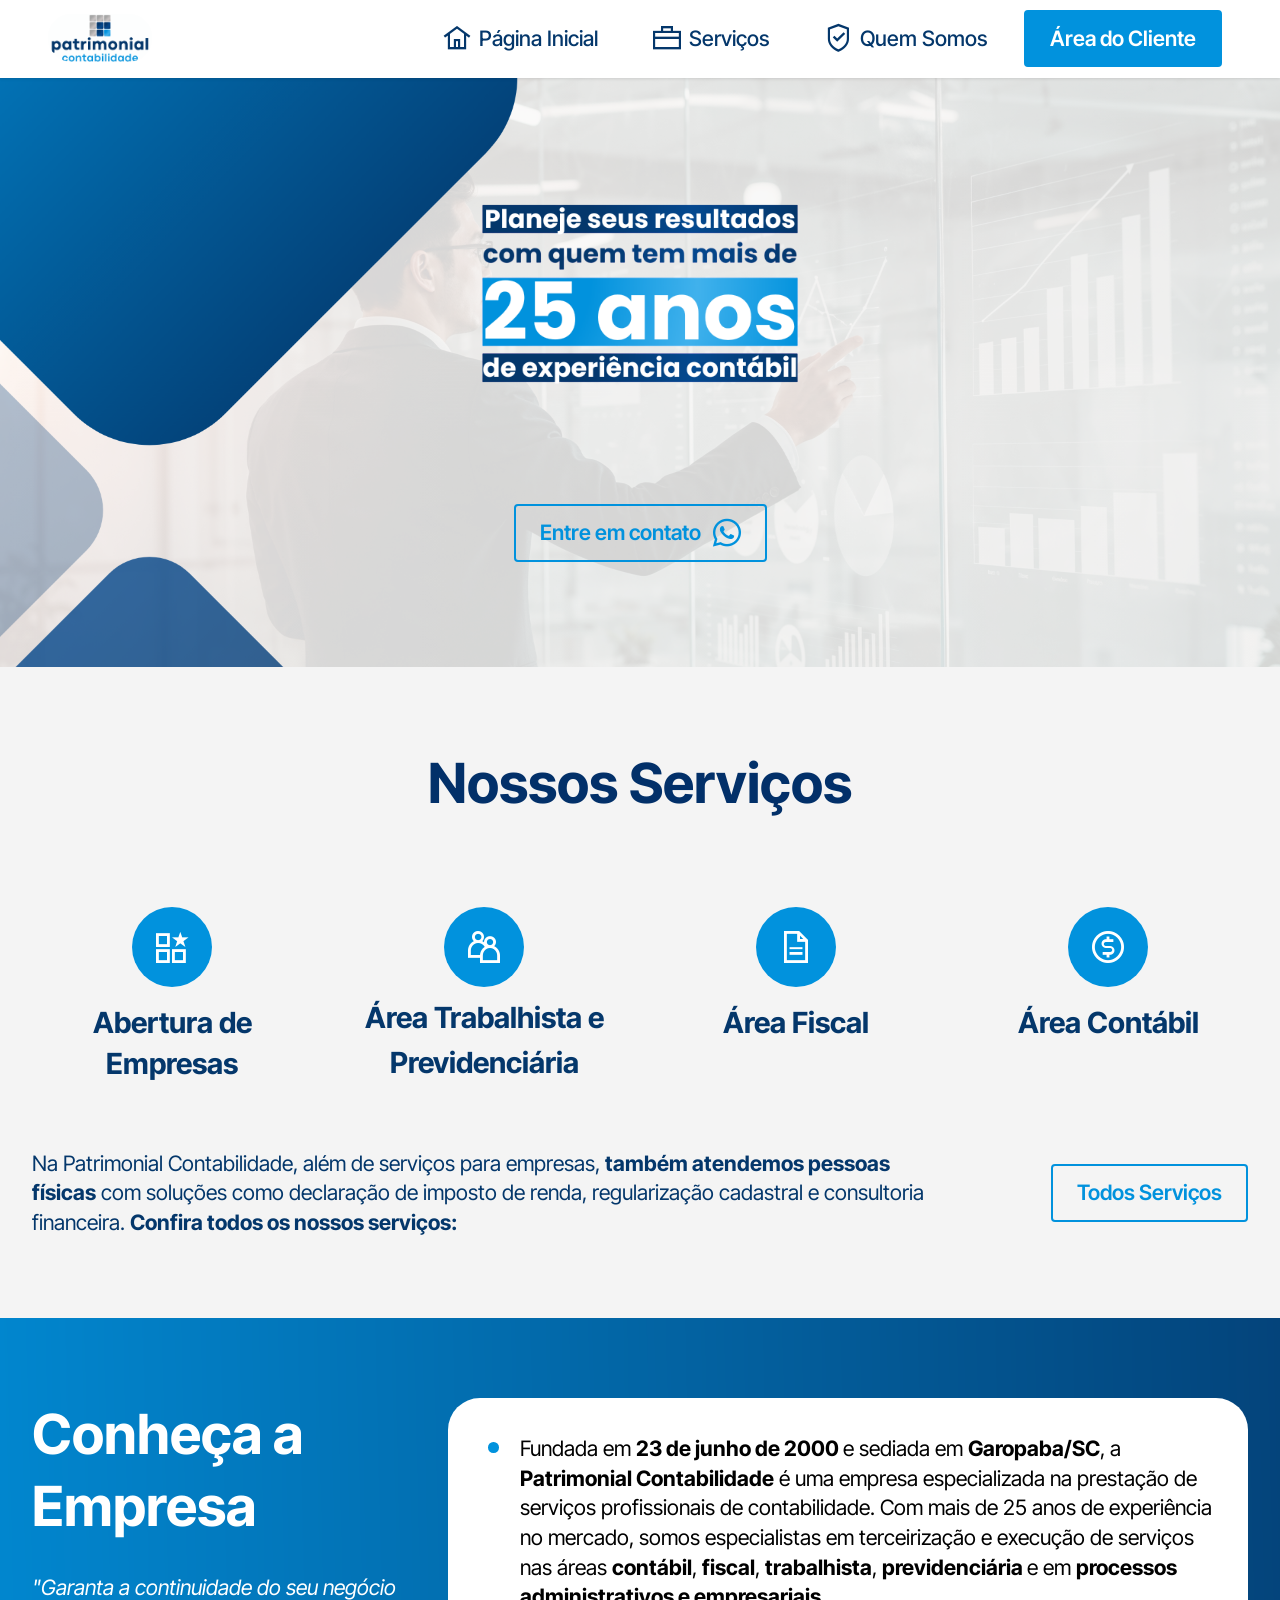
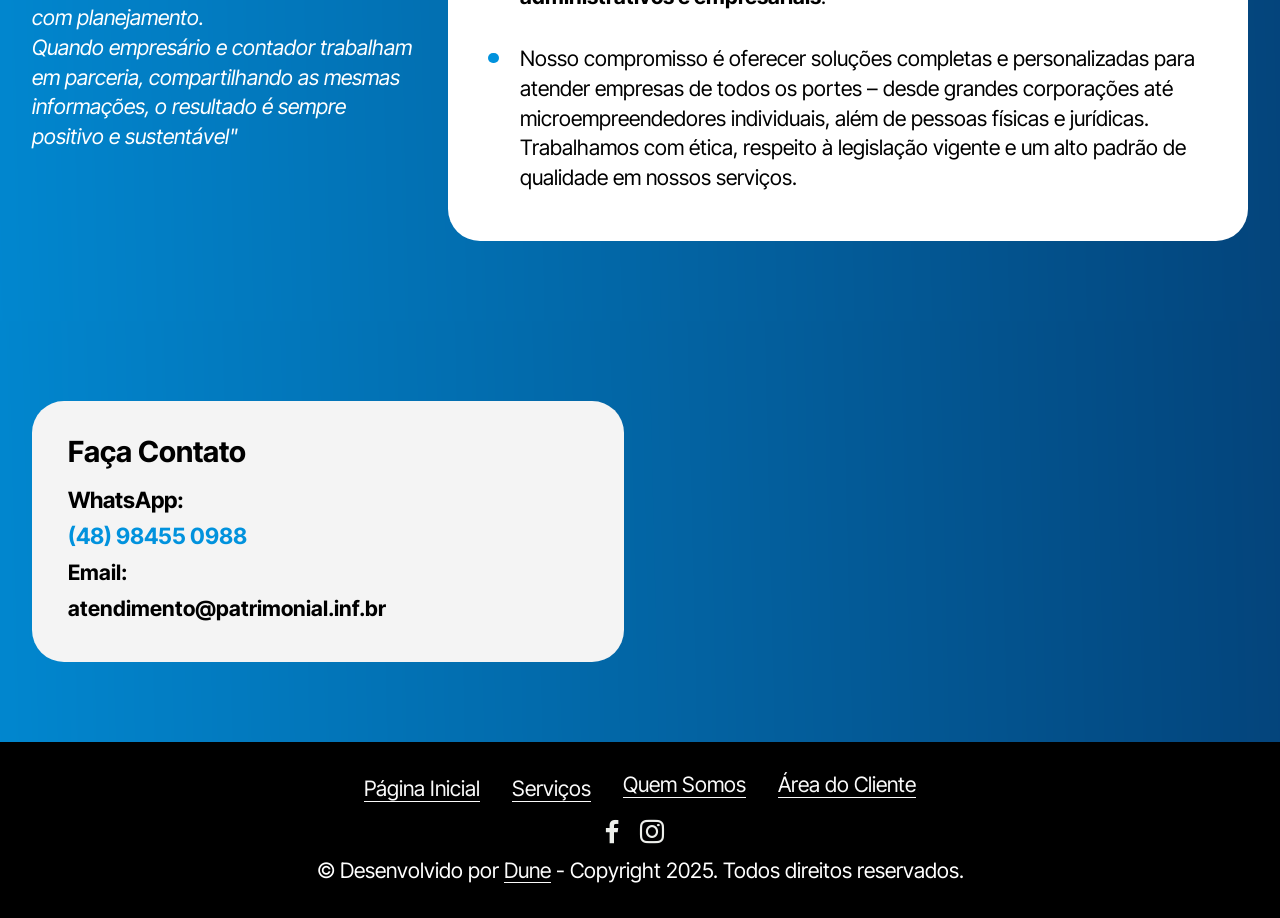
<file: index.html>
<!DOCTYPE html>
<html  >
<head>
  <!-- Site made with Mobirise Website Builder v6.1.9, https://mobirise.com -->
  <meta charset="UTF-8">
  <meta http-equiv="X-UA-Compatible" content="IE=edge">
  <meta name="generator" content="Mobirise v6.1.9, mobirise.com">
  <meta name="twitter:card" content="summary_large_image"/>
  <meta name="twitter:image:src" content="assets/images/index-meta.png">
  <meta property="og:image" content="assets/images/index-meta.png">
  <meta name="twitter:title" content="Página Inicial | Patrimonial Contabilidade">
  <meta name="viewport" content="width=device-width, initial-scale=1, minimum-scale=1">
  <link rel="shortcut icon" href="assets/images/icon-v1.png" type="image/x-icon">
  <meta name="description" content="">
  
  
  <title>Página Inicial | Patrimonial Contabilidade</title>
  <link rel="stylesheet" href="assets/web/assets/mobirise-icons2/mobirise2.css">
  <link rel="stylesheet" href="assets/bootstrap/css/bootstrap.min.css">
  <link rel="stylesheet" href="assets/animatecss/animate.css">
  <link rel="stylesheet" href="assets/dropdown/css/style.css">
  <link rel="stylesheet" href="assets/socicon/css/styles.css">
  <link rel="stylesheet" href="assets/theme/css/style.css">
  <link rel="preload" href="https://fonts.googleapis.com/css?family=Inter+Tight:100,200,300,400,500,600,700,800,900,100i,200i,300i,400i,500i,600i,700i,800i,900i&display=swap" as="style" onload="this.onload=null;this.rel='stylesheet'">
  <noscript><link rel="stylesheet" href="https://fonts.googleapis.com/css?family=Inter+Tight:100,200,300,400,500,600,700,800,900,100i,200i,300i,400i,500i,600i,700i,800i,900i&display=swap"></noscript>
  <link rel="preload" as="style" href="assets/mobirise/css/mbr-additional.css?v=EWh5ae"><link rel="stylesheet" href="assets/mobirise/css/mbr-additional.css?v=EWh5ae" type="text/css">

  
  
  
</head>
<body>
  
  <section data-bs-version="5.1" class="menu menu2 cid-v5261xQDiM" once="menu" id="menu2-v">
    
    <nav class="navbar navbar-dropdown navbar-fixed-top navbar-expand-lg">
        <div class="container">
            <div class="navbar-brand">
                <span class="navbar-logo">
                    <a href="index.html#article14-s">
                        <img src="assets/images/logo-menu-2.png" alt="Logo Patrimonial" style="height: 3rem;">
                    </a>
                </span>
                
            </div>
            <button class="navbar-toggler" type="button" data-toggle="collapse" data-bs-toggle="collapse" data-target="#navbarSupportedContent" data-bs-target="#navbarSupportedContent" aria-controls="navbarNavAltMarkup" aria-expanded="false" aria-label="Toggle navigation">
                <div class="hamburger">
                    <span></span>
                    <span></span>
                    <span></span>
                    <span></span>
                </div>
            </button>
            <div class="collapse navbar-collapse" id="navbarSupportedContent">
                <ul class="navbar-nav nav-dropdown" data-app-modern-menu="true"><li class="nav-item"><a class="nav-link link text-info text-primary display-4" href="index.html#article14-s"><span class="mobi-mbri mobi-mbri-home mbr-iconfont mbr-iconfont-btn"></span>Página Inicial</a></li>
                    <li class="nav-item"><a class="nav-link link text-info text-primary display-4" href="servicos.html#article14-t"><span class="mobi-mbri mobi-mbri-briefcase mbr-iconfont mbr-iconfont-btn"></span>Serviços</a></li>
                    <li class="nav-item"><a class="nav-link link text-info text-primary display-4" href="sobre.html#article14-u"><span class="mobi-mbri mobi-mbri-protect mbr-iconfont mbr-iconfont-btn"></span>Quem Somos</a>
                    </li></ul>
                
                <div class="navbar-buttons mbr-section-btn"><a class="btn btn-warning display-4" href="https://onvio.com.br/login/#/" target="_blank">Área do Cliente</a></div>
            </div>
        </div>
    </nav>
</section>

<section data-bs-version="5.1" class="header12 cid-v51veaNFTc" id="header12-c">
  
  

  <div class="text-center container">
    <div class="row mb-4 justify-content-center">
      <div class="col-12 col-md-5">
        <a href="index.html#features010-a"><img class="w-100" src="assets/images/texto-photoroom.webp" alt="Planeje seus Resultados mais 25 Anos"></a>
      </div>
    </div>
    <div class="row justify-content-center">
      <div class="col-md-12 content-head">
        
        
        <div class="mbr-section-btn mt-4"><a class="btn btn-warning-outline display-7" href="https://wa.me/5548984550988" target="_blank"><span class="socicon socicon-whatsapp mbr-iconfont mbr-iconfont-btn"></span>Entre em contato&nbsp;</a></div>
      </div>
    </div>
  </div>
</section>

<section data-bs-version="5.1" class="features10 cid-v51p88Lgi6" id="features010-a">
  

  
  
  <div class="container">
    <div class="row justify-content-center mb-5">
      <div class="col-12 mb-0 content-head">
        <h3 class="mbr-section-title mbr-fonts-style align-center display-2">
          <strong>Nossos Serviços</strong></h3>
        
      </div>
    </div>
    <div class="row">
      <div class="item features-without-image col-12 col-md-6 col-lg-3">
        <div class="item-wrapper">
          <div class="card-box align-left">
            <div class="iconfont-wrapper mb-3">
              <span class="mbr-iconfont mobi-mbri-features mobi-mbri"></span>
            </div>
            <h5 class="card-title mbr-fonts-style display-5">
              <strong>Abertura de Empresas</strong></h5>
            
            
          </div>
        </div>
      </div>
      <div class="item features-without-image col-12 col-md-6 col-lg-3">
        <div class="item-wrapper">
          <div class="card-box align-left">
            <div class="iconfont-wrapper mb-3">
              <span class="mbr-iconfont mobi-mbri-users mobi-mbri"></span>
            </div>
            <h5 class="card-title mbr-fonts-style display-5"><p><strong>Área Trabalhista e</strong></p><p><strong>Previdenciária</strong></p></h5>
            
            
          </div>
        </div>
      </div><div class="item features-without-image col-12 col-md-6 col-lg-3">
        <div class="item-wrapper">
          <div class="card-box align-left">
            <div class="iconfont-wrapper mb-3">
              <span class="mbr-iconfont mobi-mbri-file mobi-mbri"></span>
            </div>
            <h5 class="card-title mbr-fonts-style display-5"><strong>Área Fiscal</strong></h5>
            
            
          </div>
        </div>
      </div>
      <div class="item features-without-image col-12 col-md-6 col-lg-3">
        <div class="item-wrapper">
          <div class="card-box align-left">
            <div class="iconfont-wrapper mb-3">
              <span class="mbr-iconfont mobi-mbri-cash mobi-mbri"></span>
            </div>
            <h5 class="card-title mbr-fonts-style display-5">
              <strong>Área Contábil</strong></h5>
            
            
          </div>
        </div>
      </div>
    </div>
  </div>
</section>

<section data-bs-version="5.1" class="features035 cid-v51p8LZBOp" id="features035-b">
	

	
	
	<div class="container">
		<div class="row">
			<div class="col-12 col-lg-9 active">
				<div class="item-wrapper">
					<div class="card-box">
						<h4 class="card-text mbr-fonts-style display-7">Na Patrimonial Contabilidade, além de serviços para empresas, <strong>também atendemos pessoas físicas</strong> com soluções como declaração de imposto de renda, regularização cadastral e consultoria financeira. <strong>Confira todos os nossos serviços:</strong></h4>
					</div>
				</div>
			</div>
			<div class="col-12 col-lg-3 active">
				<div class="mbr-section-btn"><a class="btn btn-warning-outline display-7" href="servicos.html#article14-t">Todos Serviços</a></div>
			</div>
		</div>
	</div>
</section>

<section data-bs-version="5.1" class="article021 cid-v51OPu2Gvp" id="article21-d">
    
    <div class="container">
        <div class="row justify-content-center">
            <div class="col-lg-4">
                <div class="col-12 col-md-12">
                    <h5 class="mbr-section-title mbr-fonts-style mt-0 mb-4 display-2">
                        <strong>Conheça a&nbsp;</strong><br><strong>Empresa</strong></h5>
                    <h6 class="mbr-section-subtitle mbr-fonts-style mt-0 mb-4 display-7"><em>"Garanta a continuidade do seu negócio com planejamento. <br>Quando empresário e contador trabalham em parceria, compartilhando as mesmas informações, o resultado é sempre positivo e sustentável"</em></h6>
                    
                </div>
            </div>

            <div class="col-lg-8 side-features">
                <div class="item-wrapper align-left">
                    <div class="counter-container mbr-text mbr-fonts-style display-7">
                        <ul>
                            <li>Fundada em <strong>23 de junho de 2000 </strong>e sediada em <strong>Garopaba/SC</strong>, a <strong>Patrimonial Contabilidade</strong> é uma empresa especializada na prestação de serviços profissionais de contabilidade. Com mais de 25 anos de experiência no mercado, somos especialistas em terceirização e execução de serviços nas áreas <strong>contábil</strong>, <strong>fiscal</strong>, <strong>trabalhista</strong>, <strong>previdenciária </strong>e em <strong>processos administrativos e empresariais</strong>.</li>
                            <li>Nosso compromisso é oferecer soluções completas e personalizadas para atender empresas de todos os portes – desde grandes corporações até microempreendedores individuais, além de pessoas físicas e jurídicas. Trabalhamos com ética, respeito à legislação vigente e um alto padrão de qualidade em nossos serviços.</li>
                        </ul>
                    </div>
                </div>
            </div>
        </div>
    </div>
</section>

<section data-bs-version="5.1" class="contacts02 map1 cid-v51OPPsx6Z" id="contacts02-e">

    

    
    <div class="container">
        <div class="row justify-content-center">
            <div class="col-12 content-head">
                
            </div>
        </div>
        <div class="row justify-content-center">
            <div class="card col-12 col-md-12 col-lg-6">
                <div class="card-wrapper">
                    <div class="text-wrapper">
                        <h5 class="cardTitle mbr-fonts-style mb-2 display-5"><p>
                            <strong>Faça Contato</strong></p></h5>
                        <ul class="list mbr-fonts-style display-7">
                            <li class="mbr-text item-wrap"><span style="font-size: 1.4rem;"><strong>WhatsApp:&nbsp;</strong></span></li><li class="mbr-text item-wrap"><a href="http://wa.me/5548984550988" class="text-warning" target="_blank" style="font-size: 1.4rem;"><strong>(48) 98455 0988</strong></a></li>
                            <li class="mbr-text item-wrap"><strong>Email:&nbsp;</strong></li><li class="mbr-text item-wrap"><strong>atendimento@patrimonial.inf.br</strong></li>
                        </ul>
                    </div>
                </div>
            </div>
            <div class="map-wrapper col-md-12 col-lg-6">
                <div class="google-map"><iframe frameborder="0" style="border:0" src="https://www.google.com/maps/embed?pb=!1m18!1m12!1m3!1d3519.427785330781!2d-48.67220092451842!3d-28.102992175957997!2m3!1f0!2f0!3f0!3m2!1i1024!2i768!4f13.1!3m3!1m2!1s0x9526cda556efc7cf%3A0x701ad54960834e1a!2sPatrimonial%20Contabilidade!5e0!3m2!1spt-BR!2sbr!4v1738608298724!5m2!1spt-BR!2sbr" allowfullscreen=""></iframe></div>
            </div>
        </div>
    </div>
</section>

<section data-bs-version="5.1" class="footer3 cid-v51QaN0NQK" once="footers" id="footer3-f">

    

    

    <div class="container">
        <div class="media-container-row align-center mbr-white">
            <div class="row row-links">
                <ul class="foot-menu">
                    
                    
                    
                    
                    
                <li class="foot-menu-item mbr-fonts-style display-7"><a href="index.html#top" class="text-white text-primary">Página Inicial</a></li><li class="foot-menu-item mbr-fonts-style display-7"><a href="servicos.html#article14-t" class="text-white text-primary">Serviços</a></li><li class="foot-menu-item mbr-fonts-style display-7"><p><a href="sobre.html#article14-u" class="text-white text-primary">Quem Somos</a></p></li><li class="foot-menu-item mbr-fonts-style display-7"><p><a href="https://onvio.com.br/login/#/" class="text-white" target="_blank">Área do Cliente</a></p></li></ul>
            </div>
            <div class="row social-row">
                <div class="social-list align-right pb-2">
                    
                    
                    
                    
                    
                    
                <div class="soc-item">
                        <a href="https://www.facebook.com/patrimonial.br/" target="_blank">
                            <span class="mbr-iconfont mbr-iconfont-social socicon-facebook socicon" style="color: rgb(237, 239, 235); fill: rgb(237, 239, 235);"></span>
                        </a>
                    </div><div class="soc-item">
                        <a href="https://www.instagram.com/patrimonial.br/" target="_blank">
                            <span class="mbr-iconfont mbr-iconfont-social socicon-instagram socicon" style="color: rgb(237, 239, 235); fill: rgb(237, 239, 235);"></span>
                        </a>
                    </div></div>
            </div>
            <div class="row row-copirayt">
                <p class="mbr-text mb-0 mbr-fonts-style mbr-white align-center display-7">
                    © Desenvolvido por <a href="http://duneassessoria.com.br" class="text-white" target="_blank">Dune</a> - Copyright 2025. Todos direitos reservados.
                </p>
            </div>
        </div>
    </div>
</section>

<script src="assets/bootstrap/js/bootstrap.bundle.min.js"></script>  <script src="assets/smoothscroll/smooth-scroll.js"></script>  <script src="assets/ytplayer/index.js"></script>  <script src="assets/dropdown/js/navbar-dropdown.js"></script>  <script src="assets/theme/js/script.js"></script>  
  
  
 <div id="scrollToTop" class="scrollToTop mbr-arrow-up"><a style="text-align: center;"><i class="mbr-arrow-up-icon mbr-arrow-up-icon-cm cm-icon cm-icon-smallarrow-up"></i></a></div>
    <input name="animation" type="hidden">
  </body>
</html>
</file>
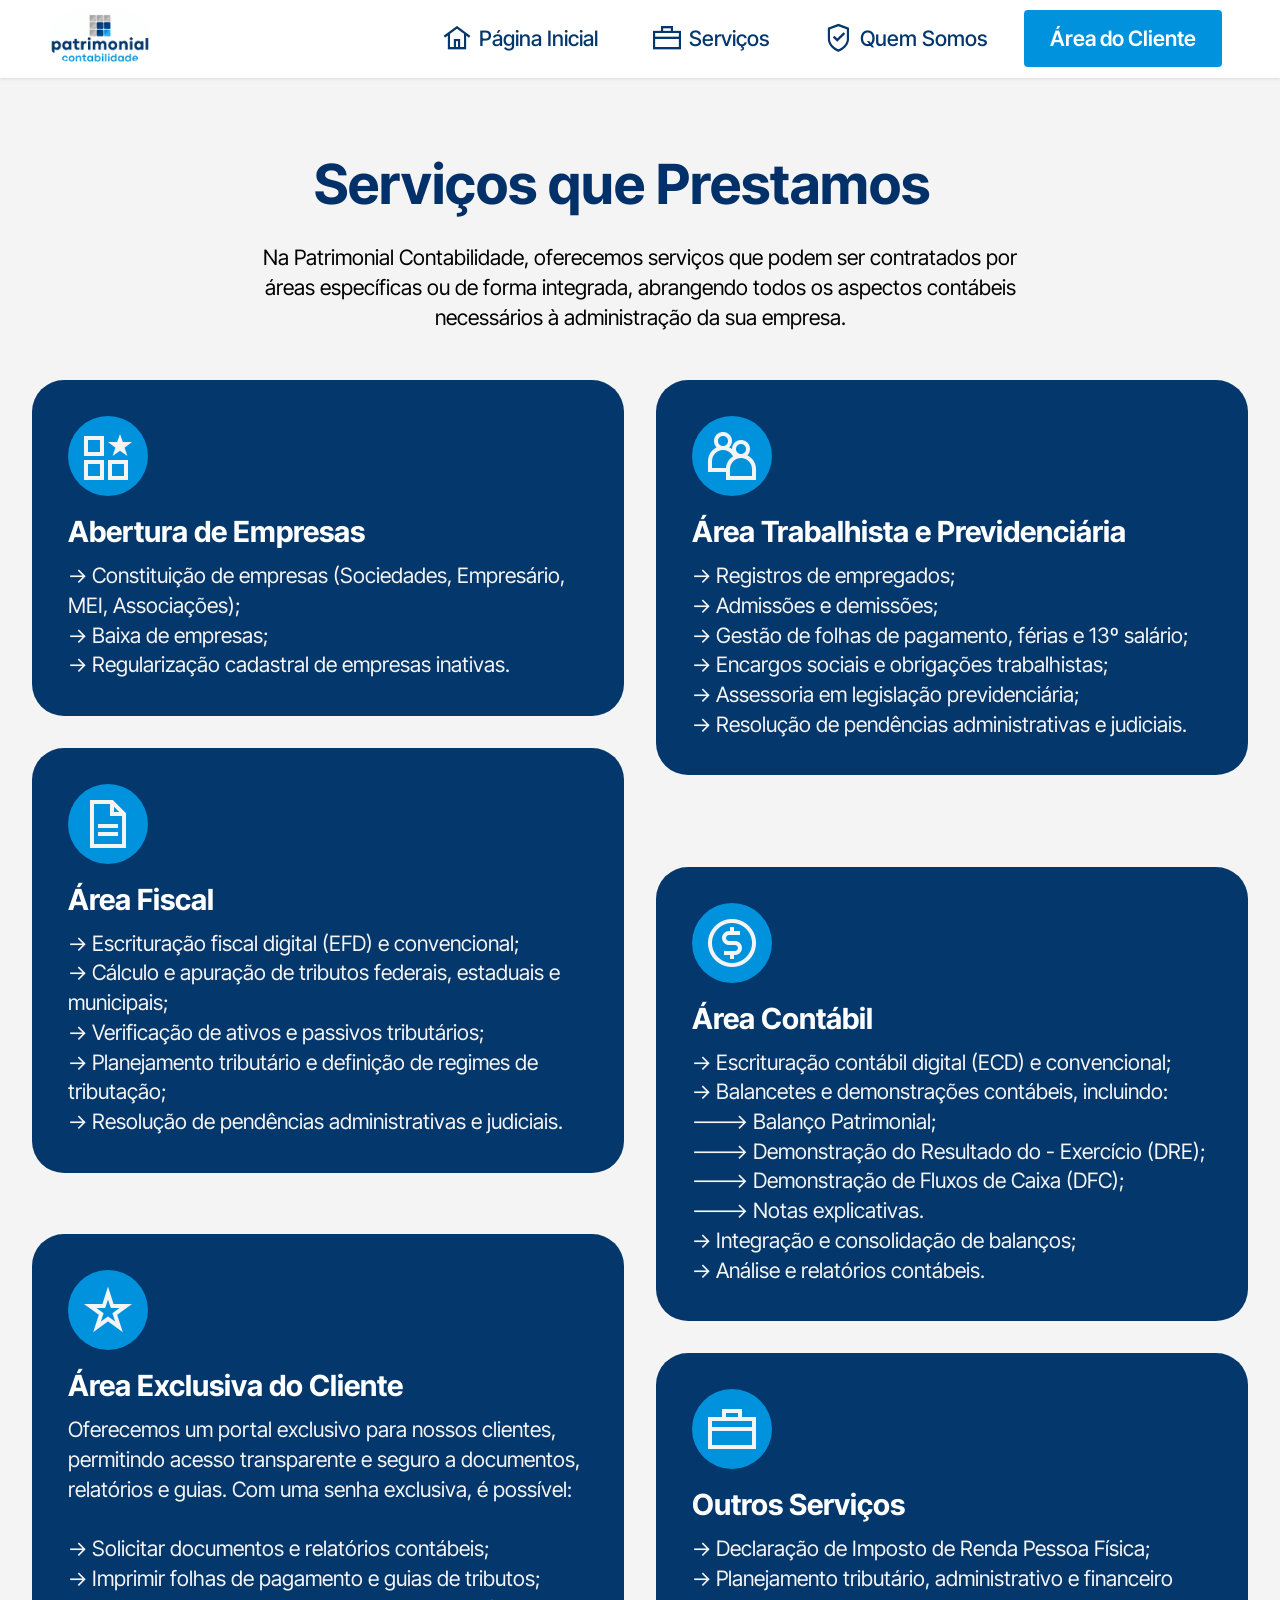
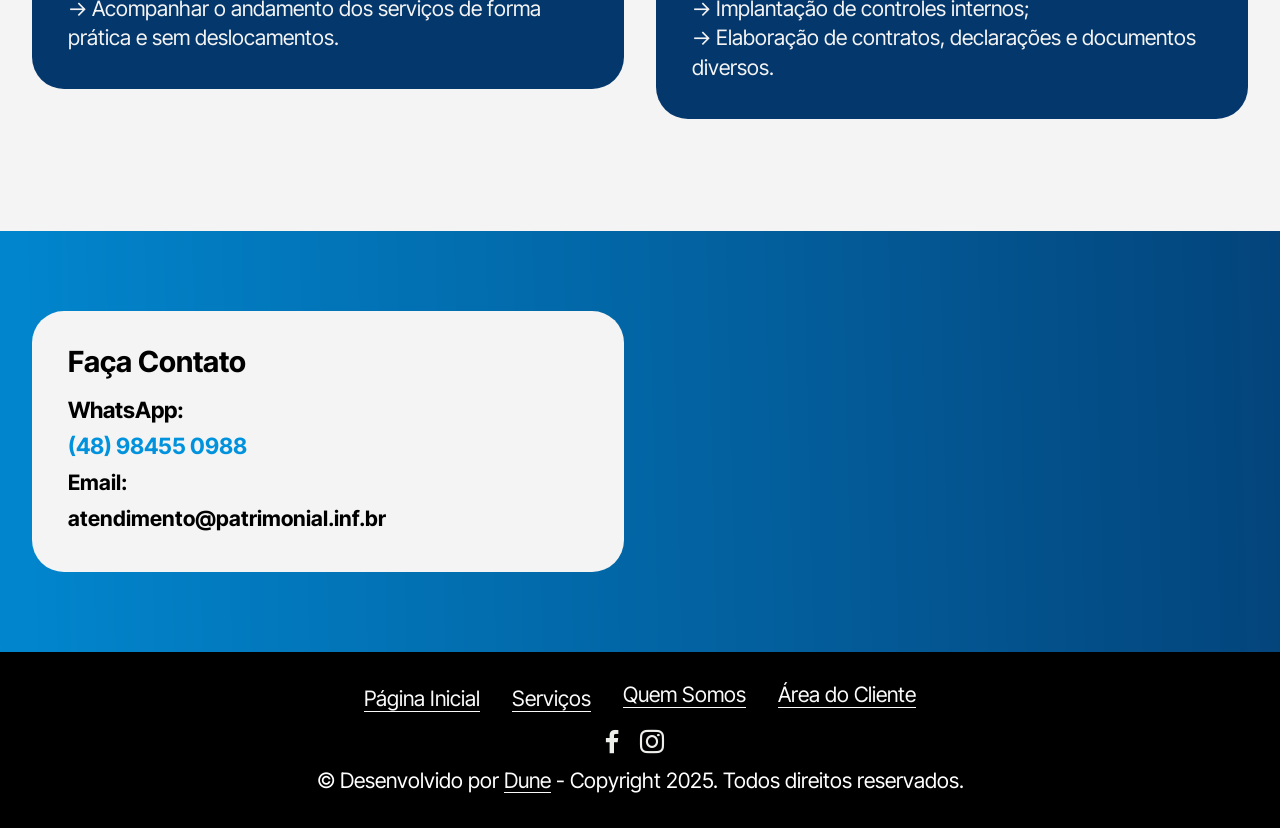
<file: servicos.html>
<!DOCTYPE html>
<html  >
<head>
  <!-- Site made with Mobirise Website Builder v6.1.9, https://mobirise.com -->
  <meta charset="UTF-8">
  <meta http-equiv="X-UA-Compatible" content="IE=edge">
  <meta name="generator" content="Mobirise v6.1.9, mobirise.com">
  <meta name="twitter:card" content="summary_large_image"/>
  <meta name="twitter:image:src" content="assets/images/servicos-meta.png">
  <meta property="og:image" content="assets/images/servicos-meta.png">
  <meta name="twitter:title" content="Serviços | Patrimonial Contabilidade">
  <meta name="viewport" content="width=device-width, initial-scale=1, minimum-scale=1">
  <link rel="shortcut icon" href="assets/images/icon-v1.png" type="image/x-icon">
  <meta name="description" content="">
  
  
  <title>Serviços | Patrimonial Contabilidade</title>
  <link rel="stylesheet" href="assets/web/assets/mobirise-icons2/mobirise2.css">
  <link rel="stylesheet" href="assets/bootstrap/css/bootstrap.min.css">
  <link rel="stylesheet" href="assets/animatecss/animate.css">
  <link rel="stylesheet" href="assets/dropdown/css/style.css">
  <link rel="stylesheet" href="assets/socicon/css/styles.css">
  <link rel="stylesheet" href="assets/theme/css/style.css">
  <link rel="preload" href="https://fonts.googleapis.com/css?family=Inter+Tight:100,200,300,400,500,600,700,800,900,100i,200i,300i,400i,500i,600i,700i,800i,900i&display=swap" as="style" onload="this.onload=null;this.rel='stylesheet'">
  <noscript><link rel="stylesheet" href="https://fonts.googleapis.com/css?family=Inter+Tight:100,200,300,400,500,600,700,800,900,100i,200i,300i,400i,500i,600i,700i,800i,900i&display=swap"></noscript>
  <link rel="preload" as="style" href="assets/mobirise/css/mbr-additional.css?v=scXpaY"><link rel="stylesheet" href="assets/mobirise/css/mbr-additional.css?v=scXpaY" type="text/css">

  
  
  
</head>
<body>
  
  <section data-bs-version="5.1" class="menu menu2 cid-v5261xQDiM" once="menu" id="menu2-v">
    
    <nav class="navbar navbar-dropdown navbar-expand-lg">
        <div class="container">
            <div class="navbar-brand">
                <span class="navbar-logo">
                    <a href="index.html#article14-s">
                        <img src="assets/images/logo-menu-2.png" alt="Logo Patrimonial" style="height: 3rem;">
                    </a>
                </span>
                
            </div>
            <button class="navbar-toggler" type="button" data-toggle="collapse" data-bs-toggle="collapse" data-target="#navbarSupportedContent" data-bs-target="#navbarSupportedContent" aria-controls="navbarNavAltMarkup" aria-expanded="false" aria-label="Toggle navigation">
                <div class="hamburger">
                    <span></span>
                    <span></span>
                    <span></span>
                    <span></span>
                </div>
            </button>
            <div class="collapse navbar-collapse" id="navbarSupportedContent">
                <ul class="navbar-nav nav-dropdown" data-app-modern-menu="true"><li class="nav-item"><a class="nav-link link text-info text-primary display-4" href="index.html#article14-s"><span class="mobi-mbri mobi-mbri-home mbr-iconfont mbr-iconfont-btn"></span>Página Inicial</a></li>
                    <li class="nav-item"><a class="nav-link link text-info text-primary display-4" href="servicos.html#article14-t"><span class="mobi-mbri mobi-mbri-briefcase mbr-iconfont mbr-iconfont-btn"></span>Serviços</a></li>
                    <li class="nav-item"><a class="nav-link link text-info text-primary display-4" href="sobre.html#article14-u"><span class="mobi-mbri mobi-mbri-protect mbr-iconfont mbr-iconfont-btn"></span>Quem Somos</a>
                    </li></ul>
                
                <div class="navbar-buttons mbr-section-btn"><a class="btn btn-warning display-4" href="https://onvio.com.br/login/#/" target="_blank">Área do Cliente</a></div>
            </div>
        </div>
    </nav>
</section>

<section data-bs-version="5.1" class="article14 cid-v525OWpWIa" id="article14-t">
    
    <div class="container-fluid">
        <div class="row justify-content-center">
            <div class="col-md-12 col-lg-4">
                
                
            </div>
        </div>
    </div>
</section>

<section data-bs-version="5.1" class="features22 cid-v51Zfkqs8D" id="features022-l">
  

  
  
  <div class="container">
    <div class="row mb-5 justify-content-center">
      <div class="col-12 content-head">
        <h3 class="mbr-section-title mbr-fonts-style align-center mb-0 display-2"><p><strong>Serviços que Prestamos&nbsp;</strong>&nbsp;&nbsp;</p></h3>
        <h5 class="mbr-section-subtitle mbr-fonts-style align-center mb-0 mt-4 display-7">Na Patrimonial Contabilidade, oferecemos serviços que podem ser contratados por áreas específicas ou de forma integrada, abrangendo todos os aspectos contábeis necessários à administração da sua empresa.</h5>
      </div>
    </div>
    <div class="row mbr-masonry" data-masonry="{&quot;percentPosition&quot;: true }">
      <div class="item features-without-image col-12 col-md-6 col-lg-6 item-mb active">
        <div class="item-wrapper">
          <div class="card-box align-left">
            <div class="iconfont-wrapper">
              <span class="mbr-iconfont mobi-mbri-features mobi-mbri"></span>
            </div>
            <h5 class="card-title mbr-fonts-style display-5"><strong>Abertura de Empresas</strong></h5>
            <p class="card-text mbr-fonts-style display-7">-&gt; Constituição de empresas (Sociedades, Empresário, MEI, Associações);<br>-&gt; Baixa de empresas;<br>-&gt; Regularização cadastral de empresas inativas.</p>

            
          </div>
        </div>
      </div>
      <div class="item features-without-image col-12 col-md-6 col-lg-6 item-mb">
        <div class="item-wrapper">
          <div class="card-box align-left">
            <div class="iconfont-wrapper">
              <span class="mbr-iconfont mobi-mbri-users mobi-mbri"></span>
            </div>
            <h5 class="card-title mbr-fonts-style display-5"><strong>Área Trabalhista e Previdenciária</strong></h5>
            <p class="card-text mbr-fonts-style display-7">-&gt; Registros de empregados;<br>-&gt; Admissões e demissões;<br>-&gt; Gestão de folhas de pagamento, férias e 13º salário;<br>-&gt; Encargos sociais e obrigações trabalhistas;<br>-&gt; Assessoria em legislação previdenciária;<br>-&gt; Resolução de pendências administrativas e judiciais.</p>

            
          </div>
        </div>
      </div>
      <div class="item features-without-image col-12 col-md-6 col-lg-6 item-mb">
        <div class="item-wrapper">
          <div class="card-box align-left">
            <div class="iconfont-wrapper">
              <span class="mbr-iconfont mobi-mbri-file mobi-mbri"></span>
            </div>
            <h5 class="card-title mbr-fonts-style display-5"><strong>Área Fiscal</strong></h5>
            <p class="card-text mbr-fonts-style display-7">-&gt; Escrituração fiscal digital (EFD) e convencional;<br>-&gt; Cálculo e apuração de tributos federais, estaduais e municipais;<br>-&gt; Verificação de ativos e passivos tributários;<br>-&gt; Planejamento tributário e definição de regimes de tributação;<br>-&gt; Resolução de pendências administrativas e judiciais.</p>

            
          </div>
        </div>
      </div><div class="item features-without-image col-12 col-md-6 col-lg-6 item-mb">
        <div class="item-wrapper">
          <div class="card-box align-left">
            <div class="iconfont-wrapper">
              <span class="mbr-iconfont mobi-mbri-cash mobi-mbri"></span>
            </div>
            <h5 class="card-title mbr-fonts-style display-5"><strong>Área Contábil</strong></h5>
            <p class="card-text mbr-fonts-style display-7">-&gt; Escrituração contábil digital (ECD) e convencional;<br>-&gt; Balancetes e demonstrações contábeis, incluindo:<br>---&gt; Balanço Patrimonial;<br>---&gt; Demonstração do Resultado do - Exercício (DRE);<br>---&gt; Demonstração de Fluxos de Caixa (DFC);<br>---&gt; Notas explicativas.<br>-&gt; Integração e consolidação de balanços;<br>-&gt; Análise e relatórios contábeis.</p>

            
          </div>
        </div>
      </div><div class="item features-without-image col-12 col-md-6 col-lg-6 item-mb">
        <div class="item-wrapper">
          <div class="card-box align-left">
            <div class="iconfont-wrapper">
              <span class="mbr-iconfont mobi-mbri-star mobi-mbri"></span>
            </div>
            <h5 class="card-title mbr-fonts-style display-5"><strong>Área Exclusiva do Cliente</strong></h5>
            <p class="card-text mbr-fonts-style display-7">Oferecemos um portal exclusivo para nossos clientes, permitindo acesso transparente e seguro a documentos, relatórios e guias. Com uma senha exclusiva, é possível:<br><br>-&gt; Solicitar documentos e relatórios contábeis;<br>-&gt; Imprimir folhas de pagamento e guias de tributos;<br>-&gt; Acompanhar o andamento dos serviços de forma prática e sem deslocamentos.<br></p>

            
          </div>
        </div>
      </div><div class="item features-without-image col-12 col-md-6 col-lg-6 item-mb">
        <div class="item-wrapper">
          <div class="card-box align-left">
            <div class="iconfont-wrapper">
              <span class="mbr-iconfont mobi-mbri-briefcase mobi-mbri"></span>
            </div>
            <h5 class="card-title mbr-fonts-style display-5"><strong>Outros Serviços</strong></h5>
            <p class="card-text mbr-fonts-style display-7">-&gt; Declaração de Imposto de Renda Pessoa Física;<br>-&gt; Planejamento tributário, administrativo e financeiro<br>-&gt; Implantação de controles internos;<br>-&gt; Elaboração de contratos, declarações e documentos diversos.</p>

            
          </div>
        </div>
      </div>
      
      
      
    </div>
  </div>
</section>

<section data-bs-version="5.1" class="contacts02 map1 cid-v51ZgAqzKQ" id="contacts02-m">

    

    
    <div class="container">
        <div class="row justify-content-center">
            <div class="col-12 content-head">
                
            </div>
        </div>
        <div class="row justify-content-center">
            <div class="card col-12 col-md-12 col-lg-6">
                <div class="card-wrapper">
                    <div class="text-wrapper">
                        <h5 class="cardTitle mbr-fonts-style mb-2 display-5"><p>
                            <strong>Faça Contato</strong></p></h5>
                        <ul class="list mbr-fonts-style display-7">
                            <li class="mbr-text item-wrap"><span style="font-size: 1.4rem;"><strong>WhatsApp:&nbsp;</strong></span></li><li class="mbr-text item-wrap"><a href="http://wa.me/5548984550988" class="text-warning" target="_blank" style="font-size: 1.4rem;"><strong>(48) 98455 0988</strong></a></li>
                            <li class="mbr-text item-wrap"><strong>Email:&nbsp;</strong></li><li class="mbr-text item-wrap"><strong>atendimento@patrimonial.inf.br</strong></li>
                        </ul>
                    </div>
                </div>
            </div>
            <div class="map-wrapper col-md-12 col-lg-6">
                <div class="google-map"><iframe frameborder="0" style="border:0" src="https://www.google.com/maps/embed?pb=!1m18!1m12!1m3!1d3519.427785330781!2d-48.67220092451842!3d-28.102992175957997!2m3!1f0!2f0!3f0!3m2!1i1024!2i768!4f13.1!3m3!1m2!1s0x9526cda556efc7cf%3A0x701ad54960834e1a!2sPatrimonial%20Contabilidade!5e0!3m2!1spt-BR!2sbr!4v1738608298724!5m2!1spt-BR!2sbr" allowfullscreen=""></iframe></div>
            </div>
        </div>
    </div>
</section>

<section data-bs-version="5.1" class="footer3 cid-v51QaN0NQK" once="footers" id="footer3-h">

    

    

    <div class="container">
        <div class="media-container-row align-center mbr-white">
            <div class="row row-links">
                <ul class="foot-menu">
                    
                    
                    
                    
                    
                <li class="foot-menu-item mbr-fonts-style display-7"><a href="index.html#top" class="text-white text-primary">Página Inicial</a></li><li class="foot-menu-item mbr-fonts-style display-7"><a href="servicos.html#article14-t" class="text-white text-primary">Serviços</a></li><li class="foot-menu-item mbr-fonts-style display-7"><p><a href="sobre.html#article14-u" class="text-white text-primary">Quem Somos</a></p></li><li class="foot-menu-item mbr-fonts-style display-7"><p><a href="https://onvio.com.br/login/#/" class="text-white" target="_blank">Área do Cliente</a></p></li></ul>
            </div>
            <div class="row social-row">
                <div class="social-list align-right pb-2">
                    
                    
                    
                    
                    
                    
                <div class="soc-item">
                        <a href="https://www.facebook.com/patrimonial.br/" target="_blank">
                            <span class="mbr-iconfont mbr-iconfont-social socicon-facebook socicon" style="color: rgb(237, 239, 235); fill: rgb(237, 239, 235);"></span>
                        </a>
                    </div><div class="soc-item">
                        <a href="https://www.instagram.com/patrimonial.br/" target="_blank">
                            <span class="mbr-iconfont mbr-iconfont-social socicon-instagram socicon" style="color: rgb(237, 239, 235); fill: rgb(237, 239, 235);"></span>
                        </a>
                    </div></div>
            </div>
            <div class="row row-copirayt">
                <p class="mbr-text mb-0 mbr-fonts-style mbr-white align-center display-7">
                    © Desenvolvido por <a href="http://duneassessoria.com.br" class="text-white" target="_blank">Dune</a> - Copyright 2025. Todos direitos reservados.
                </p>
            </div>
        </div>
    </div>
</section>
  
<script src="assets/bootstrap/js/bootstrap.bundle.min.js"></script>  <script src="assets/smoothscroll/smooth-scroll.js"></script>  <script src="assets/ytplayer/index.js"></script>  <script src="assets/dropdown/js/navbar-dropdown.js"></script>  <script src="assets/masonry/masonry.pkgd.min.js"></script>  <script src="assets/imagesloaded/imagesloaded.pkgd.min.js"></script>  <script src="assets/theme/js/script.js"></script>  
  
  
 <div id="scrollToTop" class="scrollToTop mbr-arrow-up"><a style="text-align: center;"><i class="mbr-arrow-up-icon mbr-arrow-up-icon-cm cm-icon cm-icon-smallarrow-up"></i></a></div>
    <input name="animation" type="hidden">
  </body>
</html>
</file>
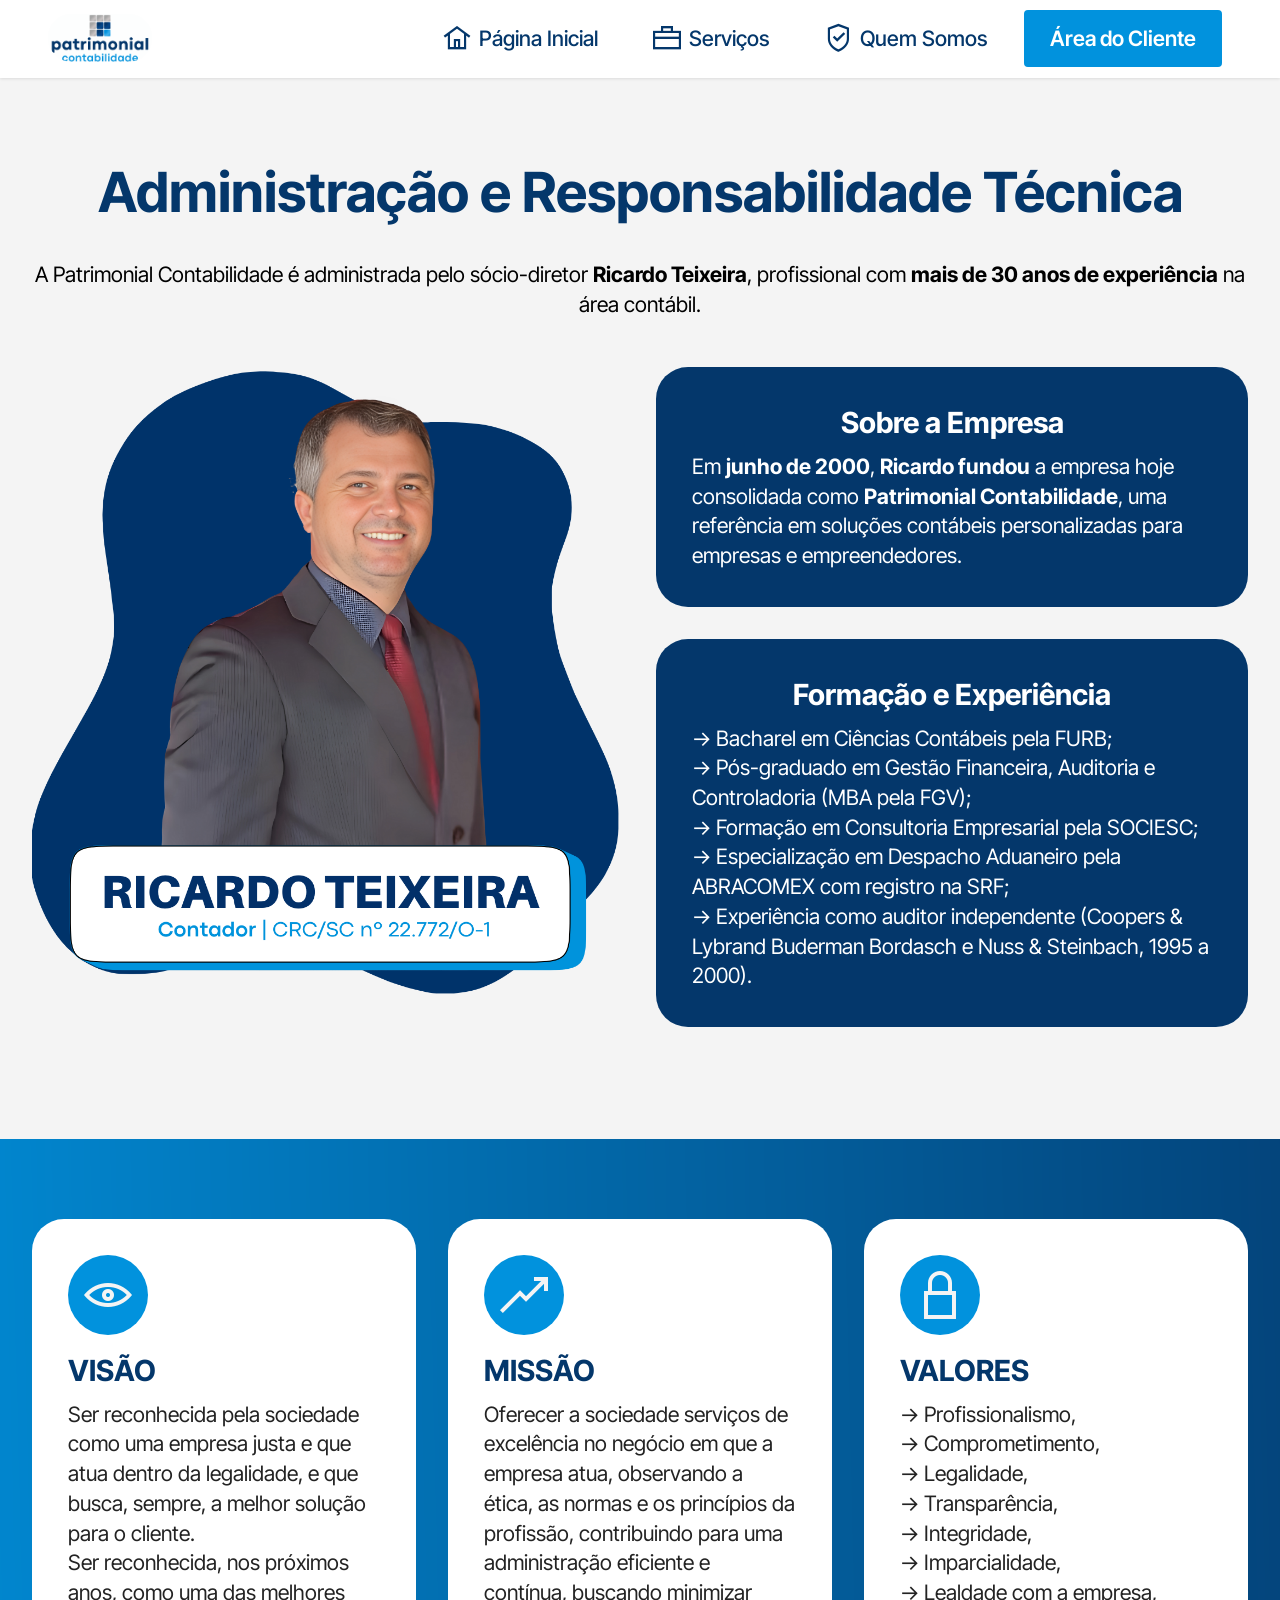
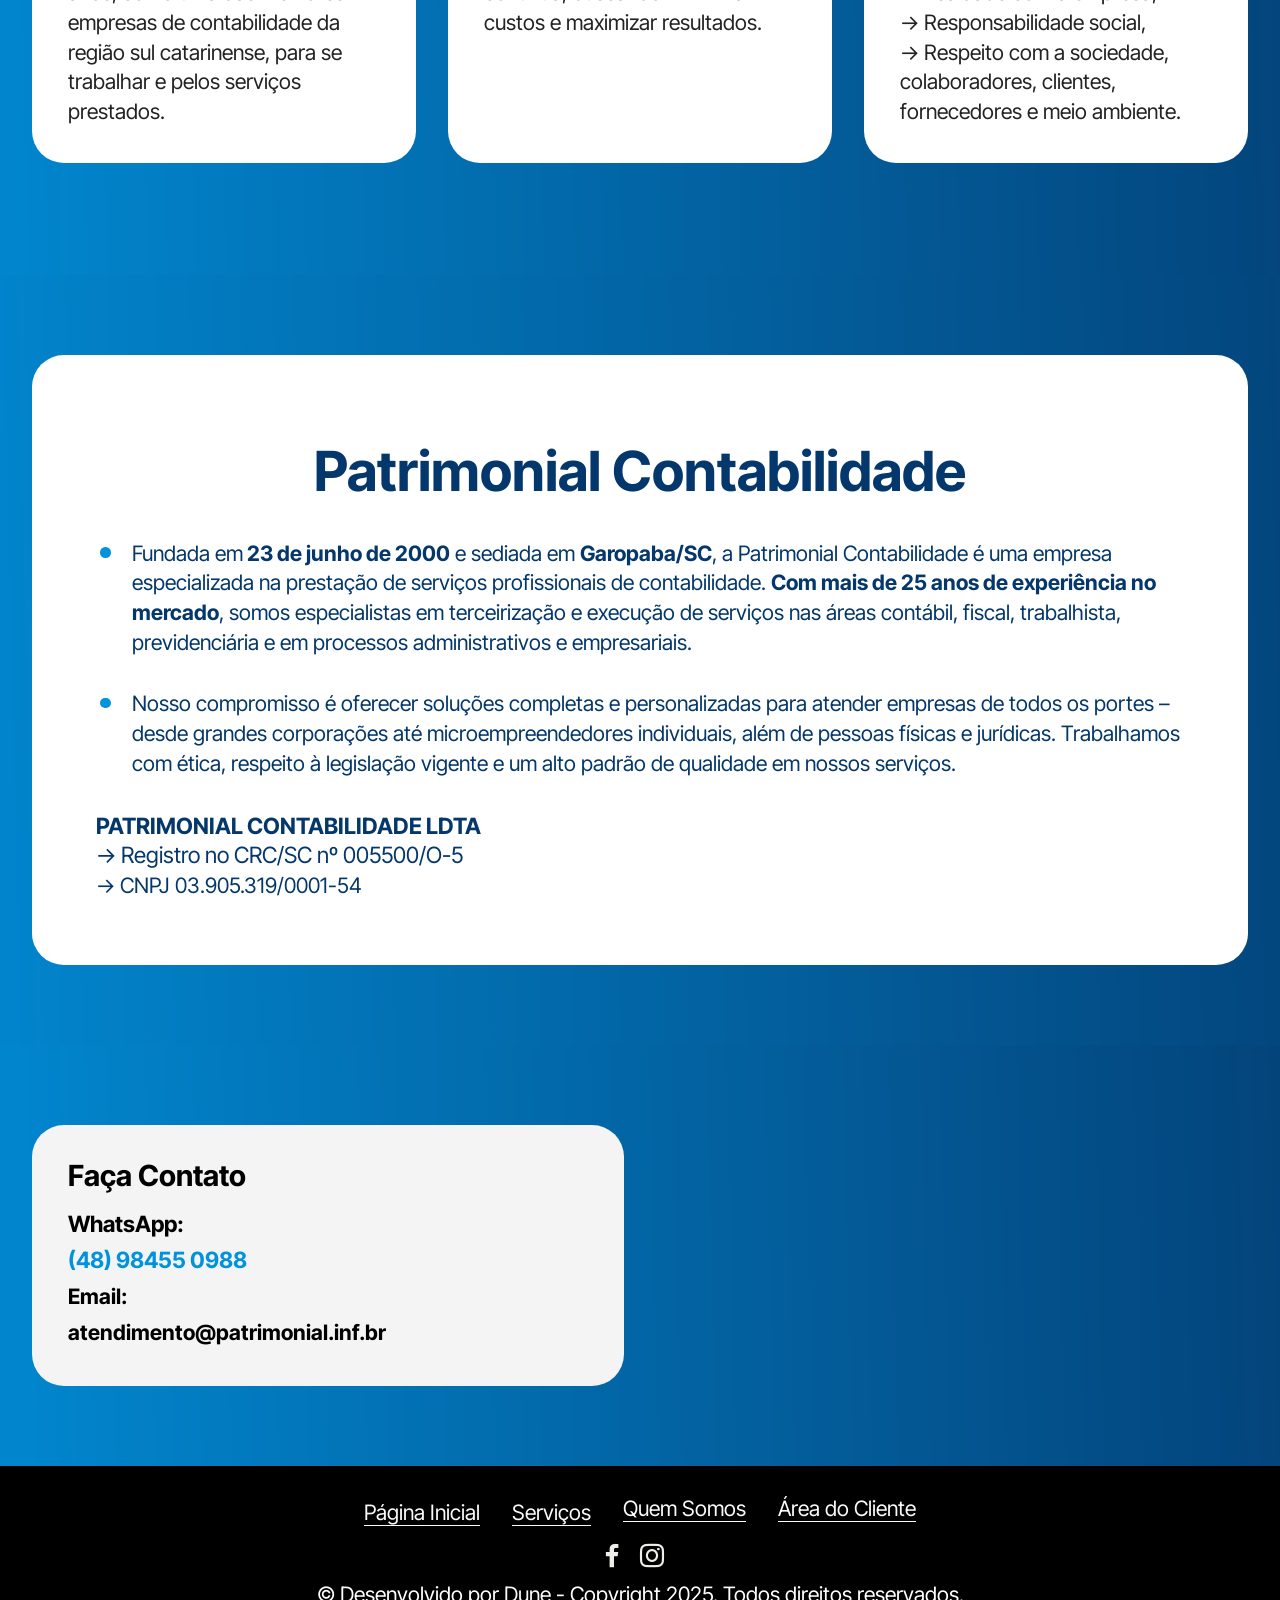
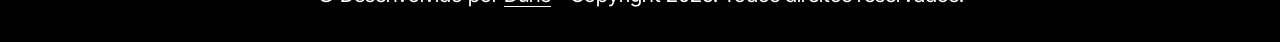
<file: sobre.html>
<!DOCTYPE html>
<html  >
<head>
  <!-- Site made with Mobirise Website Builder v6.1.9, https://mobirise.com -->
  <meta charset="UTF-8">
  <meta http-equiv="X-UA-Compatible" content="IE=edge">
  <meta name="generator" content="Mobirise v6.1.9, mobirise.com">
  <meta name="twitter:card" content="summary_large_image"/>
  <meta name="twitter:image:src" content="assets/images/sobre-meta.png">
  <meta property="og:image" content="assets/images/sobre-meta.png">
  <meta name="twitter:title" content="Sobre Nós | Patrimonial Contabilidade">
  <meta name="viewport" content="width=device-width, initial-scale=1, minimum-scale=1">
  <link rel="shortcut icon" href="assets/images/icon-v1.png" type="image/x-icon">
  <meta name="description" content="">
  
  
  <title>Sobre Nós | Patrimonial Contabilidade</title>
  <link rel="stylesheet" href="assets/web/assets/mobirise-icons2/mobirise2.css">
  <link rel="stylesheet" href="assets/bootstrap/css/bootstrap.min.css">
  <link rel="stylesheet" href="assets/animatecss/animate.css">
  <link rel="stylesheet" href="assets/dropdown/css/style.css">
  <link rel="stylesheet" href="assets/socicon/css/styles.css">
  <link rel="stylesheet" href="assets/theme/css/style.css">
  <link rel="preload" href="https://fonts.googleapis.com/css?family=Inter+Tight:100,200,300,400,500,600,700,800,900,100i,200i,300i,400i,500i,600i,700i,800i,900i&display=swap" as="style" onload="this.onload=null;this.rel='stylesheet'">
  <noscript><link rel="stylesheet" href="https://fonts.googleapis.com/css?family=Inter+Tight:100,200,300,400,500,600,700,800,900,100i,200i,300i,400i,500i,600i,700i,800i,900i&display=swap"></noscript>
  <link rel="preload" as="style" href="assets/mobirise/css/mbr-additional.css?v=mA4x7p"><link rel="stylesheet" href="assets/mobirise/css/mbr-additional.css?v=mA4x7p" type="text/css">

  
  
  
</head>
<body>
  
  <section data-bs-version="5.1" class="menu menu2 cid-v5261xQDiM" once="menu" id="menu2-v">
    
    <nav class="navbar navbar-dropdown navbar-expand-lg">
        <div class="container">
            <div class="navbar-brand">
                <span class="navbar-logo">
                    <a href="index.html#article14-s">
                        <img src="assets/images/logo-menu-2.png" alt="Logo Patrimonial" style="height: 3rem;">
                    </a>
                </span>
                
            </div>
            <button class="navbar-toggler" type="button" data-toggle="collapse" data-bs-toggle="collapse" data-target="#navbarSupportedContent" data-bs-target="#navbarSupportedContent" aria-controls="navbarNavAltMarkup" aria-expanded="false" aria-label="Toggle navigation">
                <div class="hamburger">
                    <span></span>
                    <span></span>
                    <span></span>
                    <span></span>
                </div>
            </button>
            <div class="collapse navbar-collapse" id="navbarSupportedContent">
                <ul class="navbar-nav nav-dropdown" data-app-modern-menu="true"><li class="nav-item"><a class="nav-link link text-info text-primary display-4" href="index.html#article14-s"><span class="mobi-mbri mobi-mbri-home mbr-iconfont mbr-iconfont-btn"></span>Página Inicial</a></li>
                    <li class="nav-item"><a class="nav-link link text-info text-primary display-4" href="servicos.html#article14-t"><span class="mobi-mbri mobi-mbri-briefcase mbr-iconfont mbr-iconfont-btn"></span>Serviços</a></li>
                    <li class="nav-item"><a class="nav-link link text-info text-primary display-4" href="sobre.html#article14-u"><span class="mobi-mbri mobi-mbri-protect mbr-iconfont mbr-iconfont-btn"></span>Quem Somos</a>
                    </li></ul>
                
                <div class="navbar-buttons mbr-section-btn"><a class="btn btn-warning display-4" href="https://onvio.com.br/login/#/" target="_blank">Área do Cliente</a></div>
            </div>
        </div>
    </nav>
</section>

<section data-bs-version="5.1" class="article14 cid-v525UxB4bz" id="article14-u">
    
    <div class="container-fluid">
        <div class="row justify-content-center">
            <div class="col-md-12 col-lg-4">
                
                
            </div>
        </div>
    </div>
</section>

<section data-bs-version="5.1" class="features027 cid-v520hxAqnw" id="features027-n">
	

	
	

	<div class="container">
		<div class="row justify-content-center">
			<div class="col-md-12 content-head mb-5">
				<h1 class="mbr-section-title mbr-fonts-style mb-0 display-2"><strong>Administração e Responsabilidade Técnica</strong></h1>
				<p class="mbr-text mbr-fonts-style mt-4 mb-0 display-7">
					A Patrimonial Contabilidade é administrada pelo sócio-diretor <strong>Ricardo Teixeira</strong>, profissional com <strong>mais de 30 anos de experiência</strong> na área contábil.
				</p>
			</div>
		</div>


		<div class="row justify-content-center  blockContent">
			<div class="col-12 col-lg">
				<div class="item features-without-image col-12 col-md-12 col-lg-12 active">
					<div class="item-wrapper">
						<div class="item-content">
							
							<h4 class="card-title mbr-fonts-style display-5">
								<strong>Sobre a Empresa</strong></h4>
							<p class="card-text mbr-fonts-style mt-0 mb-0 display-7">
								Em <strong>junho de 2000</strong>, <strong>Ricardo fundou</strong> a empresa hoje consolidada como <strong>Patrimonial Contabilidade</strong>, uma referência em soluções contábeis personalizadas para empresas e empreendedores.
							</p>
							
						</div>

					</div>
				</div><div class="item features-without-image col-12 col-md-12 col-lg-12">
					<div class="item-wrapper">
						<div class="item-content">
							
							<h4 class="card-title mbr-fonts-style display-5">
								<strong>Formação e Experiência</strong></h4>
							<p class="card-text mbr-fonts-style mt-0 mb-0 display-7">-&gt; Bacharel em Ciências Contábeis pela FURB;<br>-&gt; Pós-graduado em Gestão Financeira, Auditoria e Controladoria (MBA pela FGV);<br>-&gt; Formação em Consultoria Empresarial pela SOCIESC;<br>-&gt; Especialização em Despacho Aduaneiro pela ABRACOMEX com registro na SRF;<br>-&gt; Experiência como auditor independente (Coopers &amp; Lybrand Buderman Bordasch e Nuss &amp; Steinbach, 1995 a 2000).<br></p>
							
						</div>

					</div>
				</div>
				
				
			</div>
			<div class="col-12 col-lg-6">
				<div class="image-wrapper">
					<img class="w-100" src="assets/images/pat-site-ricardo-sobre-1.webp" alt="Ricardo Teixeira - Contador CRC SC n 22.772-O-1">
				</div>
			</div>

		</div>
	</div>
</section>

<section data-bs-version="5.1" class="features5 cid-v520iUtfUN" id="features05-o">
  

  
  
  <div class="container">
    
    <div class="row">
      <div class="item features-without-image col-12 col-md-6 col-lg-4 item-mb">
        <div class="item-wrapper">
          <div class="card-box align-left">
            <div class="iconfont-wrapper">
              <span class="mbr-iconfont mobi-mbri-preview mobi-mbri"></span>
            </div>
            <h5 class="card-title mbr-fonts-style display-5">
              <strong>VISÃO</strong>
            </h5>
            <p class="card-text mbr-fonts-style display-7">Ser reconhecida pela sociedade como uma empresa justa e que atua dentro da legalidade, e que busca, sempre, a melhor solução para o cliente. <br>Ser reconhecida, nos próximos anos, como uma das melhores empresas de contabilidade da região sul catarinense, para se trabalhar e pelos serviços prestados.<br></p>

            
          </div>
        </div>
      </div>
      <div class="item features-without-image col-12 col-md-6 col-lg-4 item-mb">
        <div class="item-wrapper">
          <div class="card-box align-left">
            <div class="iconfont-wrapper">
              <span class="mbr-iconfont mobi-mbri-growing-chart mobi-mbri"></span>
            </div>
            <h5 class="card-title mbr-fonts-style display-5">
              <strong>MISSÃO</strong>
            </h5>
            <p class="card-text mbr-fonts-style display-7">Oferecer a sociedade serviços de excelência no negócio em que a empresa atua, observando a ética, as normas e os princípios da profissão, contribuindo para uma administração eficiente e contínua, buscando minimizar custos e maximizar resultados.
<br>
<br></p>

            
          </div>
        </div>
      </div>
      <div class="item features-without-image col-12 col-md-6 col-lg-4 item-mb">
        <div class="item-wrapper">
          <div class="card-box align-left">
            <div class="iconfont-wrapper">
              <span class="mbr-iconfont mobi-mbri-lock mobi-mbri"></span>
            </div>
            <h5 class="card-title mbr-fonts-style display-5">
              <strong>VALORES</strong>
            </h5>
            <p class="card-text mbr-fonts-style display-7">-&gt; Profissionalismo, <br>-&gt; Comprometimento, <br>-&gt; Legalidade,<br>-&gt; Transparência,&nbsp;<br>-&gt; Integridade, <br>-&gt; Imparcialidade,
<br>-&gt; Lealdade com a empresa,<br>-&gt; Responsabilidade social,
<br>-&gt; Respeito com a sociedade, colaboradores, clientes, fornecedores e meio ambiente.</p>

            
          </div>
        </div>
      </div>
    </div>
  </div>
</section>

<section data-bs-version="5.1" class="article07 cid-v520jev3Ma" id="article20-p">
  

  
  
  <div class="container">
    <div class="row justify-content-center">
      <div class="card col-md-12 col-lg-12">
        <div class="card-wrapper">
          <div class="col-12 content-head mt-3">
            <h3 class="mbr-section-title mbr-fonts-style align-center mb-0 display-2"><strong>Patrimonial Contabilidade</strong></h3>
            
          </div>
          <div class="card-box align-left mt-4">
            <div class="counter-container mbr-text mbr-fonts-style display-7">
              <ul>
                <li>Fundada em<strong> 23 de junho de 2000</strong> e sediada em <strong>Garopaba/SC</strong>, a Patrimonial Contabilidade é uma empresa especializada na prestação de serviços profissionais de contabilidade. <strong>Com mais de 25 anos de experiência no mercado</strong>, somos especialistas em terceirização e execução de serviços nas áreas contábil, fiscal, trabalhista, previdenciária e em processos administrativos e empresariais.
</li><li>Nosso compromisso é oferecer soluções completas e personalizadas para atender empresas de todos os portes – desde grandes corporações até microempreendedores individuais, além de pessoas físicas e jurídicas. Trabalhamos com ética, respeito à legislação vigente e um alto padrão de qualidade em nossos serviços.</li></ul><div><strong style="font-size: 1.4rem;">PATRIMONIAL CONTABILIDADE LDTA</strong><br></div><div><span style="font-size: 1.4rem;">-&gt; Registro no CRC/SC nº 005500/O-5</span><br></div><div>-&gt; CNPJ 03.905.319/0001-54</div>
            </div>
          </div>
        </div>
      </div>
    </div>
  </div>
</section>

<section data-bs-version="5.1" class="contacts02 map1 cid-v520kQWvlZ" id="contacts02-q">

    

    
    <div class="container">
        <div class="row justify-content-center">
            <div class="col-12 content-head">
                
            </div>
        </div>
        <div class="row justify-content-center">
            <div class="card col-12 col-md-12 col-lg-6">
                <div class="card-wrapper">
                    <div class="text-wrapper">
                        <h5 class="cardTitle mbr-fonts-style mb-2 display-5"><p>
                            <strong>Faça Contato</strong></p></h5>
                        <ul class="list mbr-fonts-style display-7">
                            <li class="mbr-text item-wrap"><span style="font-size: 1.4rem;"><strong>WhatsApp:&nbsp;</strong></span></li><li class="mbr-text item-wrap"><a href="http://wa.me/5548984550988" class="text-warning" target="_blank" style="font-size: 1.4rem;"><strong>(48) 98455 0988</strong></a></li>
                            <li class="mbr-text item-wrap"><strong>Email:&nbsp;</strong></li><li class="mbr-text item-wrap"><strong>atendimento@patrimonial.inf.br</strong></li>
                        </ul>
                    </div>
                </div>
            </div>
            <div class="map-wrapper col-md-12 col-lg-6">
                <div class="google-map"><iframe frameborder="0" style="border:0" src="https://www.google.com/maps/embed?pb=!1m18!1m12!1m3!1d3519.427785330781!2d-48.67220092451842!3d-28.102992175957997!2m3!1f0!2f0!3f0!3m2!1i1024!2i768!4f13.1!3m3!1m2!1s0x9526cda556efc7cf%3A0x701ad54960834e1a!2sPatrimonial%20Contabilidade!5e0!3m2!1spt-BR!2sbr!4v1738608298724!5m2!1spt-BR!2sbr" allowfullscreen=""></iframe></div>
            </div>
        </div>
    </div>
</section>

<section data-bs-version="5.1" class="footer3 cid-v51QaN0NQK" once="footers" id="footer3-j">

    

    

    <div class="container">
        <div class="media-container-row align-center mbr-white">
            <div class="row row-links">
                <ul class="foot-menu">
                    
                    
                    
                    
                    
                <li class="foot-menu-item mbr-fonts-style display-7"><a href="index.html#top" class="text-white text-primary">Página Inicial</a></li><li class="foot-menu-item mbr-fonts-style display-7"><a href="servicos.html#article14-t" class="text-white text-primary">Serviços</a></li><li class="foot-menu-item mbr-fonts-style display-7"><p><a href="sobre.html#article14-u" class="text-white text-primary">Quem Somos</a></p></li><li class="foot-menu-item mbr-fonts-style display-7"><p><a href="https://onvio.com.br/login/#/" class="text-white" target="_blank">Área do Cliente</a></p></li></ul>
            </div>
            <div class="row social-row">
                <div class="social-list align-right pb-2">
                    
                    
                    
                    
                    
                    
                <div class="soc-item">
                        <a href="https://www.facebook.com/patrimonial.br/" target="_blank">
                            <span class="mbr-iconfont mbr-iconfont-social socicon-facebook socicon" style="color: rgb(237, 239, 235); fill: rgb(237, 239, 235);"></span>
                        </a>
                    </div><div class="soc-item">
                        <a href="https://www.instagram.com/patrimonial.br/" target="_blank">
                            <span class="mbr-iconfont mbr-iconfont-social socicon-instagram socicon" style="color: rgb(237, 239, 235); fill: rgb(237, 239, 235);"></span>
                        </a>
                    </div></div>
            </div>
            <div class="row row-copirayt">
                <p class="mbr-text mb-0 mbr-fonts-style mbr-white align-center display-7">
                    © Desenvolvido por <a href="http://duneassessoria.com.br" class="text-white" target="_blank">Dune</a> - Copyright 2025. Todos direitos reservados.
                </p>
            </div>
        </div>
    </div>
</section>
	
<script src="assets/bootstrap/js/bootstrap.bundle.min.js"></script>  <script src="assets/smoothscroll/smooth-scroll.js"></script>  <script src="assets/ytplayer/index.js"></script>  <script src="assets/dropdown/js/navbar-dropdown.js"></script>  <script src="assets/theme/js/script.js"></script>  
  
  
 <div id="scrollToTop" class="scrollToTop mbr-arrow-up"><a style="text-align: center;"><i class="mbr-arrow-up-icon mbr-arrow-up-icon-cm cm-icon cm-icon-smallarrow-up"></i></a></div>
    <input name="animation" type="hidden">
  </body>
</html>
</file>
<file: assets/web/assets/mobirise-icons2/mobirise2.css>
@font-face {
  font-family: 'Moririse2';
  font-display: swap;
  src:  url('mobirise2.eot?f2bix4');
  src:  url('mobirise2.eot?f2bix4#iefix') format('embedded-opentype'),
    url('mobirise2.woff2?f2bix4') format('woff2'),
    url('mobirise2.woff?f2bix4') format('woff'),
    url('mobirise2.ttf?f2bix4') format('truetype'),
    url('mobirise2.svg?f2bix4#mobirise2') format('svg');
  font-weight: normal;
  font-style: normal;
}

[class^="mobi-"], [class*=" mobi-"] {
  /* use !important to prevent issues with browser extensions that change fonts */
  font-family: 'Moririse2' !important;
  speak: none;
  font-style: normal;
  font-weight: normal;
  font-variant: normal;
  text-transform: none;
  line-height: 1;

  /* Better Font Rendering =========== */
  -webkit-font-smoothing: antialiased;
  -moz-osx-font-smoothing: grayscale;
}

.mobi-mbri-add-submenu:before {
  content: "\e900";
}
.mobi-mbri-alert:before {
  content: "\e901";
}
.mobi-mbri-align-center:before {
  content: "\e902";
}
.mobi-mbri-align-justify:before {
  content: "\e903";
}
.mobi-mbri-align-left:before {
  content: "\e904";
}
.mobi-mbri-align-right:before {
  content: "\e905";
}
.mobi-mbri-android:before {
  content: "\e906";
}
.mobi-mbri-apple:before {
  content: "\e907";
}
.mobi-mbri-arrow-down:before {
  content: "\e908";
}
.mobi-mbri-arrow-next:before {
  content: "\e909";
}
.mobi-mbri-arrow-prev:before {
  content: "\e90a";
}
.mobi-mbri-arrow-up:before {
  content: "\e90b";
}
.mobi-mbri-bold:before {
  content: "\e90c";
}
.mobi-mbri-bookmark:before {
  content: "\e90d";
}
.mobi-mbri-bootstrap:before {
  content: "\e90e";
}
.mobi-mbri-briefcase:before {
  content: "\e90f";
}
.mobi-mbri-browse:before {
  content: "\e910";
}
.mobi-mbri-bulleted-list:before {
  content: "\e911";
}
.mobi-mbri-calendar:before {
  content: "\e912";
}
.mobi-mbri-camera:before {
  content: "\e913";
}
.mobi-mbri-cart-add:before {
  content: "\e914";
}
.mobi-mbri-cart-full:before {
  content: "\e915";
}
.mobi-mbri-cash:before {
  content: "\e916";
}
.mobi-mbri-change-style:before {
  content: "\e917";
}
.mobi-mbri-chat:before {
  content: "\e918";
}
.mobi-mbri-clock:before {
  content: "\e919";
}
.mobi-mbri-close:before {
  content: "\e91a";
}
.mobi-mbri-cloud:before {
  content: "\e91b";
}
.mobi-mbri-code:before {
  content: "\e91c";
}
.mobi-mbri-contact-form:before {
  content: "\e91d";
}
.mobi-mbri-credit-card:before {
  content: "\e91e";
}
.mobi-mbri-cursor-click:before {
  content: "\e91f";
}
.mobi-mbri-cust-feedback:before {
  content: "\e920";
}
.mobi-mbri-database:before {
  content: "\e921";
}
.mobi-mbri-delivery:before {
  content: "\e922";
}
.mobi-mbri-desktop:before {
  content: "\e923";
}
.mobi-mbri-devices:before {
  content: "\e924";
}
.mobi-mbri-down:before {
  content: "\e925";
}
.mobi-mbri-download-2:before {
  content: "\e926";
}
.mobi-mbri-download:before {
  content: "\e927";
}
.mobi-mbri-drag-n-drop-2:before {
  content: "\e928";
}
.mobi-mbri-drag-n-drop:before {
  content: "\e929";
}
.mobi-mbri-edit-2:before {
  content: "\e92a";
}
.mobi-mbri-edit:before {
  content: "\e92b";
}
.mobi-mbri-error:before {
  content: "\e92c";
}
.mobi-mbri-extension:before {
  content: "\e92d";
}
.mobi-mbri-features:before {
  content: "\e92e";
}
.mobi-mbri-file:before {
  content: "\e92f";
}
.mobi-mbri-flag:before {
  content: "\e930";
}
.mobi-mbri-folder:before {
  content: "\e931";
}
.mobi-mbri-gift:before {
  content: "\e932";
}
.mobi-mbri-github:before {
  content: "\e933";
}
.mobi-mbri-globe-2:before {
  content: "\e934";
}
.mobi-mbri-globe:before {
  content: "\e935";
}
.mobi-mbri-growing-chart:before {
  content: "\e936";
}
.mobi-mbri-hearth:before {
  content: "\e937";
}
.mobi-mbri-help:before {
  content: "\e938";
}
.mobi-mbri-home:before {
  content: "\e939";
}
.mobi-mbri-hot-cup:before {
  content: "\e93a";
}
.mobi-mbri-idea:before {
  content: "\e93b";
}
.mobi-mbri-image-gallery:before {
  content: "\e93c";
}
.mobi-mbri-image-slider:before {
  content: "\e93d";
}
.mobi-mbri-info:before {
  content: "\e93e";
}
.mobi-mbri-italic:before {
  content: "\e93f";
}
.mobi-mbri-key:before {
  content: "\e940";
}
.mobi-mbri-laptop:before {
  content: "\e941";
}
.mobi-mbri-layers:before {
  content: "\e942";
}
.mobi-mbri-left-right:before {
  content: "\e943";
}
.mobi-mbri-left:before {
  content: "\e944";
}
.mobi-mbri-letter:before {
  content: "\e945";
}
.mobi-mbri-like:before {
  content: "\e946";
}
.mobi-mbri-link:before {
  content: "\e947";
}
.mobi-mbri-lock:before {
  content: "\e948";
}
.mobi-mbri-login:before {
  content: "\e949";
}
.mobi-mbri-logout:before {
  content: "\e94a";
}
.mobi-mbri-magic-stick:before {
  content: "\e94b";
}
.mobi-mbri-map-pin:before {
  content: "\e94c";
}
.mobi-mbri-menu:before {
  content: "\e94d";
}
.mobi-mbri-mobile-2:before {
  content: "\e94e";
}
.mobi-mbri-mobile-horizontal:before {
  content: "\e94f";
}
.mobi-mbri-mobile:before {
  content: "\e950";
}
.mobi-mbri-mobirise:before {
  content: "\e951";
}
.mobi-mbri-more-horizontal:before {
  content: "\e952";
}
.mobi-mbri-more-vertical:before {
  content: "\e953";
}
.mobi-mbri-music:before {
  content: "\e954";
}
.mobi-mbri-new-file:before {
  content: "\e955";
}
.mobi-mbri-numbered-list:before {
  content: "\e956";
}
.mobi-mbri-opened-folder:before {
  content: "\e957";
}
.mobi-mbri-pages:before {
  content: "\e958";
}
.mobi-mbri-paper-plane:before {
  content: "\e959";
}
.mobi-mbri-paperclip:before {
  content: "\e95a";
}
.mobi-mbri-phone:before {
  content: "\e95b";
}
.mobi-mbri-photo:before {
  content: "\e95c";
}
.mobi-mbri-photos:before {
  content: "\e95d";
}
.mobi-mbri-pin:before {
  content: "\e95e";
}
.mobi-mbri-play:before {
  content: "\e95f";
}
.mobi-mbri-plus:before {
  content: "\e960";
}
.mobi-mbri-preview:before {
  content: "\e961";
}
.mobi-mbri-print:before {
  content: "\e962";
}
.mobi-mbri-protect:before {
  content: "\e963";
}
.mobi-mbri-question:before {
  content: "\e964";
}
.mobi-mbri-quote-left:before {
  content: "\e965";
}
.mobi-mbri-quote-right:before {
  content: "\e966";
}
.mobi-mbri-redo:before {
  content: "\e967";
}
.mobi-mbri-refresh:before {
  content: "\e968";
}
.mobi-mbri-responsive-2:before {
  content: "\e969";
}
.mobi-mbri-responsive:before {
  content: "\e96a";
}
.mobi-mbri-right:before {
  content: "\e96b";
}
.mobi-mbri-rocket:before {
  content: "\e96c";
}
.mobi-mbri-sad-face:before {
  content: "\e96d";
}
.mobi-mbri-sale:before {
  content: "\e96e";
}
.mobi-mbri-save:before {
  content: "\e96f";
}
.mobi-mbri-search:before {
  content: "\e970";
}
.mobi-mbri-setting-2:before {
  content: "\e971";
}
.mobi-mbri-setting-3:before {
  content: "\e972";
}
.mobi-mbri-setting:before {
  content: "\e973";
}
.mobi-mbri-share:before {
  content: "\e974";
}
.mobi-mbri-shopping-bag:before {
  content: "\e975";
}
.mobi-mbri-shopping-basket:before {
  content: "\e976";
}
.mobi-mbri-shopping-cart:before {
  content: "\e977";
}
.mobi-mbri-sites:before {
  content: "\e978";
}
.mobi-mbri-smile-face:before {
  content: "\e979";
}
.mobi-mbri-speed:before {
  content: "\e97a";
}
.mobi-mbri-star:before {
  content: "\e97b";
}
.mobi-mbri-success:before {
  content: "\e97c";
}
.mobi-mbri-sun:before {
  content: "\e97d";
}
.mobi-mbri-sun2:before {
  content: "\e97e";
}
.mobi-mbri-tablet-vertical:before {
  content: "\e97f";
}
.mobi-mbri-tablet:before {
  content: "\e980";
}
.mobi-mbri-target:before {
  content: "\e981";
}
.mobi-mbri-timer:before {
  content: "\e982";
}
.mobi-mbri-to-ftp:before {
  content: "\e983";
}
.mobi-mbri-to-local-drive:before {
  content: "\e984";
}
.mobi-mbri-touch-swipe:before {
  content: "\e985";
}
.mobi-mbri-touch:before {
  content: "\e986";
}
.mobi-mbri-trash:before {
  content: "\e987";
}
.mobi-mbri-underline:before {
  content: "\e988";
}
.mobi-mbri-undo:before {
  content: "\e989";
}
.mobi-mbri-unlink:before {
  content: "\e98a";
}
.mobi-mbri-unlock:before {
  content: "\e98b";
}
.mobi-mbri-up-down:before {
  content: "\e98c";
}
.mobi-mbri-up:before {
  content: "\e98d";
}
.mobi-mbri-update:before {
  content: "\e98e";
}
.mobi-mbri-upload-2:before {
  content: "\e98f";
}
.mobi-mbri-upload:before {
  content: "\e990";
}
.mobi-mbri-user-2:before {
  content: "\e991";
}
.mobi-mbri-user:before {
  content: "\e992";
}
.mobi-mbri-users:before {
  content: "\e993";
}
.mobi-mbri-video-play:before {
  content: "\e994";
}
.mobi-mbri-video:before {
  content: "\e995";
}
.mobi-mbri-watch:before {
  content: "\e996";
}
.mobi-mbri-website-theme-2:before {
  content: "\e997";
}
.mobi-mbri-website-theme:before {
  content: "\e998";
}
.mobi-mbri-wifi:before {
  content: "\e999";
}
.mobi-mbri-windows:before {
  content: "\e99a";
}
.mobi-mbri-zoom-in:before {
  content: "\e99b";
}
.mobi-mbri-zoom-out:before {
  content: "\e99c";
}
</file>
<file: assets/dropdown/css/style.css>
.navbar-dropdown {
  left: 0;
  padding: 0;
  position: absolute;
  right: 0;
  top: 0;
  transition: all 0.45s ease;
  z-index: 1030;
  background: #282828; }
  .navbar-dropdown .navbar-logo {
    margin-right: 0.8rem;
    transition: margin 0.3s ease-in-out;
    vertical-align: middle; }
    .navbar-dropdown .navbar-logo img {
      height: 3.125rem;
      transition: all 0.3s ease-in-out; }
    .navbar-dropdown .navbar-logo.mbr-iconfont {
      font-size: 3.125rem;
      line-height: 3.125rem; }
  .navbar-dropdown .navbar-caption {
    font-weight: 700;
    white-space: normal;
    vertical-align: -4px;
    line-height: 3.125rem !important; }
    .navbar-dropdown .navbar-caption, .navbar-dropdown .navbar-caption:hover {
      color: inherit;
      text-decoration: none; }
  .navbar-dropdown .mbr-iconfont + .navbar-caption {
    vertical-align: -1px; }
  .navbar-dropdown.navbar-fixed-top {
    position: fixed; }
  .navbar-dropdown .navbar-brand span {
    vertical-align: -4px; }
  .navbar-dropdown.bg-color.transparent {
    background: none; }
  .navbar-dropdown.navbar-short .navbar-brand {
    padding: 0.625rem 0; }
    .navbar-dropdown.navbar-short .navbar-brand span {
      vertical-align: -1px; }
  .navbar-dropdown.navbar-short .navbar-caption {
    line-height: 2.375rem !important;
    vertical-align: -2px; }
  .navbar-dropdown.navbar-short .navbar-logo {
    margin-right: 0.5rem; }
    .navbar-dropdown.navbar-short .navbar-logo img {
      height: 2.375rem; }
    .navbar-dropdown.navbar-short .navbar-logo.mbr-iconfont {
      font-size: 2.375rem;
      line-height: 2.375rem; }
  .navbar-dropdown.navbar-short .mbr-table-cell {
    height: 3.625rem; }
  .navbar-dropdown .navbar-close {
    left: 0.6875rem;
    position: fixed;
    top: 0.75rem;
    z-index: 1000; }
  .navbar-dropdown .hamburger-icon {
    content: "";
    display: inline-block;
    vertical-align: middle;
    width: 16px;
    -webkit-box-shadow: 0 -6px 0 1px #282828,0 0 0 1px #282828,0 6px 0 1px #282828;
    -moz-box-shadow: 0 -6px 0 1px #282828,0 0 0 1px #282828,0 6px 0 1px #282828;
    box-shadow: 0 -6px 0 1px #282828,0 0 0 1px #282828,0 6px 0 1px #282828; }

.dropdown-menu .dropdown-toggle[data-toggle="dropdown-submenu"]::after {
  border-bottom: 0.35em solid transparent;
  border-left: 0.35em solid;
  border-right: 0;
  border-top: 0.35em solid transparent;
  margin-left: 0.3rem; }

.dropdown-menu .dropdown-item:focus {
  outline: 0; }

.nav-dropdown {
  font-size: 0.75rem;
  font-weight: 500;
  height: auto !important; }
  .nav-dropdown .nav-btn {
    padding-left: 1rem; }
  .nav-dropdown .link {
    margin: .667em 1.667em;
    font-weight: 500;
    padding: 0;
    transition: color .2s ease-in-out; }
    .nav-dropdown .link.dropdown-toggle {
      margin-right: 2.583em; }
      .nav-dropdown .link.dropdown-toggle::after {
        margin-left: .25rem;
        border-top: 0.35em solid;
        border-right: 0.35em solid transparent;
        border-left: 0.35em solid transparent;
        border-bottom: 0; }
      .nav-dropdown .link.dropdown-toggle[aria-expanded="true"] {
        margin: 0;
        padding: 0.667em 3.263em  0.667em 1.667em; }
  .nav-dropdown .link::after,
  .nav-dropdown .dropdown-item::after {
    color: inherit; }
  .nav-dropdown .btn {
    font-size: 0.75rem;
    font-weight: 700;
    letter-spacing: 0;
    margin-bottom: 0;
    padding-left: 1.25rem;
    padding-right: 1.25rem; }
  .nav-dropdown .dropdown-menu {
    border-radius: 0;
    border: 0;
    left: 0;
    margin: 0;
    padding-bottom: 1.25rem;
    padding-top: 1.25rem;
    position: relative; }
  .nav-dropdown .dropdown-submenu {
    margin-left: 0.125rem;
    top: 0; }
  .nav-dropdown .dropdown-item {
    font-weight: 500;
    line-height: 2;
    padding: 0.3846em 4.615em 0.3846em 1.5385em;
    position: relative;
    transition: color .2s ease-in-out, background-color .2s ease-in-out; }
    .nav-dropdown .dropdown-item::after {
      margin-top: -0.3077em;
      position: absolute;
      right: 1.1538em;
      top: 50%; }
    .nav-dropdown .dropdown-item:focus, .nav-dropdown .dropdown-item:hover {
      background: none; }

@media (max-width: 767px) {
  .nav-dropdown.navbar-toggleable-sm {
    bottom: 0;
    display: none;
    left: 0;
    overflow-x: hidden;
    position: fixed;
    top: 0;
    transform: translateX(-100%);
    -ms-transform: translateX(-100%);
    -webkit-transform: translateX(-100%);
    width: 18.75rem;
    z-index: 999; } }
.nav-dropdown.navbar-toggleable-xl {
  bottom: 0;
  display: none;
  left: 0;
  overflow-x: hidden;
  position: fixed;
  top: 0;
  transform: translateX(-100%);
  -ms-transform: translateX(-100%);
  -webkit-transform: translateX(-100%);
  width: 18.75rem;
  z-index: 999; }

.nav-dropdown-sm {
  display: block !important;
  overflow-x: hidden;
  overflow: auto;
  padding-top: 3.875rem; }
  .nav-dropdown-sm::after {
    content: "";
    display: block;
    height: 3rem;
    width: 100%; }
  .nav-dropdown-sm.collapse.in ~ .navbar-close {
    display: block !important; }
  .nav-dropdown-sm.collapsing, .nav-dropdown-sm.collapse.in {
    transform: translateX(0);
    -ms-transform: translateX(0);
    -webkit-transform: translateX(0);
    transition: all 0.25s ease-out;
    -webkit-transition: all 0.25s ease-out;
    background: #282828; }
  .nav-dropdown-sm.collapsing[aria-expanded="false"] {
    transform: translateX(-100%);
    -ms-transform: translateX(-100%);
    -webkit-transform: translateX(-100%); }
  .nav-dropdown-sm .nav-item {
    display: block;
    margin-left: 0 !important;
    padding-left: 0; }
  .nav-dropdown-sm .link,
  .nav-dropdown-sm .dropdown-item {
    border-top: 1px dotted rgba(255, 255, 255, 0.1);
    font-size: 0.8125rem;
    line-height: 1.6;
    margin: 0 !important;
    padding: 0.875rem 2.4rem 0.875rem 1.5625rem !important;
    position: relative;
    white-space: normal; }
    .nav-dropdown-sm .link:focus, .nav-dropdown-sm .link:hover,
    .nav-dropdown-sm .dropdown-item:focus,
    .nav-dropdown-sm .dropdown-item:hover {
      background: rgba(0, 0, 0, 0.2) !important;
      color: #c0a375; }
  .nav-dropdown-sm .nav-btn {
    position: relative;
    padding: 1.5625rem 1.5625rem 0 1.5625rem; }
    .nav-dropdown-sm .nav-btn::before {
      border-top: 1px dotted rgba(255, 255, 255, 0.1);
      content: "";
      left: 0;
      position: absolute;
      top: 0;
      width: 100%; }
    .nav-dropdown-sm .nav-btn + .nav-btn {
      padding-top: 0.625rem; }
      .nav-dropdown-sm .nav-btn + .nav-btn::before {
        display: none; }
  .nav-dropdown-sm .btn {
    padding: 0.625rem 0; }
  .nav-dropdown-sm .dropdown-toggle[data-toggle="dropdown-submenu"]::after {
    margin-left: .25rem;
    border-top: 0.35em solid;
    border-right: 0.35em solid transparent;
    border-left: 0.35em solid transparent;
    border-bottom: 0; }
  .nav-dropdown-sm .dropdown-toggle[data-toggle="dropdown-submenu"][aria-expanded="true"]::after {
    border-top: 0;
    border-right: 0.35em solid transparent;
    border-left: 0.35em solid transparent;
    border-bottom: 0.35em solid; }
  .nav-dropdown-sm .dropdown-menu {
    margin: 0;
    padding: 0;
    position: relative;
    top: 0;
    left: 0;
    width: 100%;
    border: 0;
    float: none;
    border-radius: 0;
    background: none; }
  .nav-dropdown-sm .dropdown-submenu {
    left: 100%;
    margin-left: 0.125rem;
    margin-top: -1.25rem;
    top: 0; }

.navbar-toggleable-sm .nav-dropdown .dropdown-menu {
  position: absolute; }

.navbar-toggleable-sm .nav-dropdown .dropdown-submenu {
  left: 100%;
  margin-left: 0.125rem;
  margin-top: -1.25rem;
  top: 0; }

.navbar-toggleable-sm.opened .nav-dropdown .dropdown-menu {
  position: relative; }

.navbar-toggleable-sm.opened .nav-dropdown .dropdown-submenu {
  left: 0;
  margin-left: 00rem;
  margin-top: 0rem;
  top: 0; }

.is-builder .nav-dropdown.collapsing {
  transition: none !important; }
</file>
<file: assets/socicon/css/styles.css>
@charset "UTF-8";

@font-face {
  font-family: 'Socicon';
  src:  url('../fonts/socicon.eot');
  src:  url('../fonts/socicon.eot?#iefix') format('embedded-opentype'),
    url('../fonts/socicon.woff2') format('woff2'),
    url('../fonts/socicon.ttf') format('truetype'),
    url('../fonts/socicon.woff') format('woff'),
    url('../fonts/socicon.svg#socicon') format('svg');
  font-weight: normal;
  font-style: normal;
  font-display: swap;
}

[data-icon]:before {
  font-family: "socicon" !important;
  content: attr(data-icon);
  font-style: normal !important;
  font-weight: normal !important;
  font-variant: normal !important;
  text-transform: none !important;
  speak: none;
  line-height: 1;
  -webkit-font-smoothing: antialiased;
  -moz-osx-font-smoothing: grayscale;
}

[class^="socicon-"], [class*=" socicon-"] {
  /* use !important to prevent issues with browser extensions that change fonts */
  font-family: 'Socicon' !important;
  speak: none;
  font-style: normal;
  font-weight: normal;
  font-variant: normal;
  text-transform: none;
  line-height: 1;

  /* Better Font Rendering =========== */
  -webkit-font-smoothing: antialiased;
  -moz-osx-font-smoothing: grayscale;
}

.socicon-500px:before {
  content: "\e000";
}
.socicon-8tracks:before {
  content: "\e001";
}
.socicon-airbnb:before {
  content: "\e002";
}
.socicon-alliance:before {
  content: "\e003";
}
.socicon-amazon:before {
  content: "\e004";
}
.socicon-amplement:before {
  content: "\e005";
}
.socicon-android:before {
  content: "\e006";
}
.socicon-angellist:before {
  content: "\e007";
}
.socicon-apple:before {
  content: "\e008";
}
.socicon-appnet:before {
  content: "\e009";
}
.socicon-baidu:before {
  content: "\e00a";
}
.socicon-bandcamp:before {
  content: "\e00b";
}
.socicon-battlenet:before {
  content: "\e00c";
}
.socicon-mixer:before {
  content: "\e00d";
}
.socicon-bebee:before {
  content: "\e00e";
}
.socicon-bebo:before {
  content: "\e00f";
}
.socicon-behance:before {
  content: "\e010";
}
.socicon-blizzard:before {
  content: "\e011";
}
.socicon-blogger:before {
  content: "\e012";
}
.socicon-buffer:before {
  content: "\e013";
}
.socicon-chrome:before {
  content: "\e014";
}
.socicon-coderwall:before {
  content: "\e015";
}
.socicon-curse:before {
  content: "\e016";
}
.socicon-dailymotion:before {
  content: "\e017";
}
.socicon-deezer:before {
  content: "\e018";
}
.socicon-delicious:before {
  content: "\e019";
}
.socicon-deviantart:before {
  content: "\e01a";
}
.socicon-diablo:before {
  content: "\e01b";
}
.socicon-digg:before {
  content: "\e01c";
}
.socicon-discord:before {
  content: "\e01d";
}
.socicon-disqus:before {
  content: "\e01e";
}
.socicon-douban:before {
  content: "\e01f";
}
.socicon-draugiem:before {
  content: "\e020";
}
.socicon-dribbble:before {
  content: "\e021";
}
.socicon-drupal:before {
  content: "\e022";
}
.socicon-ebay:before {
  content: "\e023";
}
.socicon-ello:before {
  content: "\e024";
}
.socicon-endomodo:before {
  content: "\e025";
}
.socicon-envato:before {
  content: "\e026";
}
.socicon-etsy:before {
  content: "\e027";
}
.socicon-facebook:before {
  content: "\e028";
}
.socicon-feedburner:before {
  content: "\e029";
}
.socicon-filmweb:before {
  content: "\e02a";
}
.socicon-firefox:before {
  content: "\e02b";
}
.socicon-flattr:before {
  content: "\e02c";
}
.socicon-flickr:before {
  content: "\e02d";
}
.socicon-formulr:before {
  content: "\e02e";
}
.socicon-forrst:before {
  content: "\e02f";
}
.socicon-foursquare:before {
  content: "\e030";
}
.socicon-friendfeed:before {
  content: "\e031";
}
.socicon-github:before {
  content: "\e032";
}
.socicon-goodreads:before {
  content: "\e033";
}
.socicon-google:before {
  content: "\e034";
}
.socicon-googlescholar:before {
  content: "\e035";
}
.socicon-googlegroups:before {
  content: "\e036";
}
.socicon-googlephotos:before {
  content: "\e037";
}
.socicon-googleplus:before {
  content: "\e038";
}
.socicon-grooveshark:before {
  content: "\e039";
}
.socicon-hackerrank:before {
  content: "\e03a";
}
.socicon-hearthstone:before {
  content: "\e03b";
}
.socicon-hellocoton:before {
  content: "\e03c";
}
.socicon-heroes:before {
  content: "\e03d";
}
.socicon-smashcast:before {
  content: "\e03e";
}
.socicon-horde:before {
  content: "\e03f";
}
.socicon-houzz:before {
  content: "\e040";
}
.socicon-icq:before {
  content: "\e041";
}
.socicon-identica:before {
  content: "\e042";
}
.socicon-imdb:before {
  content: "\e043";
}
.socicon-instagram:before {
  content: "\e044";
}
.socicon-issuu:before {
  content: "\e045";
}
.socicon-istock:before {
  content: "\e046";
}
.socicon-itunes:before {
  content: "\e047";
}
.socicon-keybase:before {
  content: "\e048";
}
.socicon-lanyrd:before {
  content: "\e049";
}
.socicon-lastfm:before {
  content: "\e04a";
}
.socicon-line:before {
  content: "\e04b";
}
.socicon-linkedin:before {
  content: "\e04c";
}
.socicon-livejournal:before {
  content: "\e04d";
}
.socicon-lyft:before {
  content: "\e04e";
}
.socicon-macos:before {
  content: "\e04f";
}
.socicon-mail:before {
  content: "\e050";
}
.socicon-medium:before {
  content: "\e051";
}
.socicon-meetup:before {
  content: "\e052";
}
.socicon-mixcloud:before {
  content: "\e053";
}
.socicon-modelmayhem:before {
  content: "\e054";
}
.socicon-mumble:before {
  content: "\e055";
}
.socicon-myspace:before {
  content: "\e056";
}
.socicon-newsvine:before {
  content: "\e057";
}
.socicon-nintendo:before {
  content: "\e058";
}
.socicon-npm:before {
  content: "\e059";
}
.socicon-odnoklassniki:before {
  content: "\e05a";
}
.socicon-openid:before {
  content: "\e05b";
}
.socicon-opera:before {
  content: "\e05c";
}
.socicon-outlook:before {
  content: "\e05d";
}
.socicon-overwatch:before {
  content: "\e05e";
}
.socicon-patreon:before {
  content: "\e05f";
}
.socicon-paypal:before {
  content: "\e060";
}
.socicon-periscope:before {
  content: "\e061";
}
.socicon-persona:before {
  content: "\e062";
}
.socicon-pinterest:before {
  content: "\e063";
}
.socicon-play:before {
  content: "\e064";
}
.socicon-player:before {
  content: "\e065";
}
.socicon-playstation:before {
  content: "\e066";
}
.socicon-pocket:before {
  content: "\e067";
}
.socicon-qq:before {
  content: "\e068";
}
.socicon-quora:before {
  content: "\e069";
}
.socicon-raidcall:before {
  content: "\e06a";
}
.socicon-ravelry:before {
  content: "\e06b";
}
.socicon-reddit:before {
  content: "\e06c";
}
.socicon-renren:before {
  content: "\e06d";
}
.socicon-researchgate:before {
  content: "\e06e";
}
.socicon-residentadvisor:before {
  content: "\e06f";
}
.socicon-reverbnation:before {
  content: "\e070";
}
.socicon-rss:before {
  content: "\e071";
}
.socicon-sharethis:before {
  content: "\e072";
}
.socicon-skype:before {
  content: "\e073";
}
.socicon-slideshare:before {
  content: "\e074";
}
.socicon-smugmug:before {
  content: "\e075";
}
.socicon-snapchat:before {
  content: "\e076";
}
.socicon-songkick:before {
  content: "\e077";
}
.socicon-soundcloud:before {
  content: "\e078";
}
.socicon-spotify:before {
  content: "\e079";
}
.socicon-stackexchange:before {
  content: "\e07a";
}
.socicon-stackoverflow:before {
  content: "\e07b";
}
.socicon-starcraft:before {
  content: "\e07c";
}
.socicon-stayfriends:before {
  content: "\e07d";
}
.socicon-steam:before {
  content: "\e07e";
}
.socicon-storehouse:before {
  content: "\e07f";
}
.socicon-strava:before {
  content: "\e080";
}
.socicon-streamjar:before {
  content: "\e081";
}
.socicon-stumbleupon:before {
  content: "\e082";
}
.socicon-swarm:before {
  content: "\e083";
}
.socicon-teamspeak:before {
  content: "\e084";
}
.socicon-teamviewer:before {
  content: "\e085";
}
.socicon-technorati:before {
  content: "\e086";
}
.socicon-telegram:before {
  content: "\e087";
}
.socicon-tripadvisor:before {
  content: "\e088";
}
.socicon-tripit:before {
  content: "\e089";
}
.socicon-triplej:before {
  content: "\e08a";
}
.socicon-tumblr:before {
  content: "\e08b";
}
.socicon-twitch:before {
  content: "\e08c";
}
.socicon-twitter:before {
  content: "\e08d";
}
.socicon-uber:before {
  content: "\e08e";
}
.socicon-ventrilo:before {
  content: "\e08f";
}
.socicon-viadeo:before {
  content: "\e090";
}
.socicon-viber:before {
  content: "\e091";
}
.socicon-viewbug:before {
  content: "\e092";
}
.socicon-vimeo:before {
  content: "\e093";
}
.socicon-vine:before {
  content: "\e094";
}
.socicon-vkontakte:before {
  content: "\e095";
}
.socicon-warcraft:before {
  content: "\e096";
}
.socicon-wechat:before {
  content: "\e097";
}
.socicon-weibo:before {
  content: "\e098";
}
.socicon-whatsapp:before {
  content: "\e099";
}
.socicon-wikipedia:before {
  content: "\e09a";
}
.socicon-windows:before {
  content: "\e09b";
}
.socicon-wordpress:before {
  content: "\e09c";
}
.socicon-wykop:before {
  content: "\e09d";
}
.socicon-xbox:before {
  content: "\e09e";
}
.socicon-xing:before {
  content: "\e09f";
}
.socicon-yahoo:before {
  content: "\e0a0";
}
.socicon-yammer:before {
  content: "\e0a1";
}
.socicon-yandex:before {
  content: "\e0a2";
}
.socicon-yelp:before {
  content: "\e0a3";
}
.socicon-younow:before {
  content: "\e0a4";
}
.socicon-youtube:before {
  content: "\e0a5";
}
.socicon-zapier:before {
  content: "\e0a6";
}
.socicon-zerply:before {
  content: "\e0a7";
}
.socicon-zomato:before {
  content: "\e0a8";
}
.socicon-zynga:before {
  content: "\e0a9";
}
.socicon-bluesky:before {
  content: "\e0aa";
}
.socicon-threads:before {
  content: "\e0ab";
}
.socicon-spreadshirt:before {
  content: "\e901";
}
.socicon-gamejolt:before {
  content: "\e902";
}
.socicon-trello:before {
  content: "\e903";
}
.socicon-tunein:before {
  content: "\e904";
}
.socicon-bloglovin:before {
  content: "\e905";
}
.socicon-gamewisp:before {
  content: "\e906";
}
.socicon-messenger:before {
  content: "\e907";
}
.socicon-pandora:before {
  content: "\e908";
}
.socicon-augment:before {
  content: "\e909";
}
.socicon-bitbucket:before {
  content: "\e90a";
}
.socicon-fyuse:before {
  content: "\e90b";
}
.socicon-yt-gaming:before {
  content: "\e90c";
}
.socicon-sketchfab:before {
  content: "\e90d";
}
.socicon-mobcrush:before {
  content: "\e90e";
}
.socicon-microsoft:before {
  content: "\e90f";
}
.socicon-realtor:before {
  content: "\e910";
}
.socicon-tidal:before {
  content: "\e911";
}
.socicon-qobuz:before {
  content: "\e912";
}
.socicon-natgeo:before {
  content: "\e913";
}
.socicon-mastodon:before {
  content: "\e914";
}
.socicon-unsplash:before {
  content: "\e915";
}
.socicon-homeadvisor:before {
  content: "\e916";
}
.socicon-angieslist:before {
  content: "\e917";
}
.socicon-codepen:before {
  content: "\e918";
}
.socicon-slack:before {
  content: "\e919";
}
.socicon-openaigym:before {
  content: "\e91a";
}
.socicon-logmein:before {
  content: "\e91b";
}
.socicon-fiverr:before {
  content: "\e91c";
}
.socicon-gotomeeting:before {
  content: "\e91d";
}
.socicon-aliexpress:before {
  content: "\e91e";
}
.socicon-guru:before {
  content: "\e91f";
}
.socicon-appstore:before {
  content: "\e920";
}
.socicon-homes:before {
  content: "\e921";
}
.socicon-zoom:before {
  content: "\e922";
}
.socicon-alibaba:before {
  content: "\e923";
}
.socicon-craigslist:before {
  content: "\e924";
}
.socicon-wix:before {
  content: "\e925";
}
.socicon-redfin:before {
  content: "\e926";
}
.socicon-googlecalendar:before {
  content: "\e927";
}
.socicon-shopify:before {
  content: "\e928";
}
.socicon-freelancer:before {
  content: "\e929";
}
.socicon-seedrs:before {
  content: "\e92a";
}
.socicon-bing:before {
  content: "\e92b";
}
.socicon-doodle:before {
  content: "\e92c";
}
.socicon-bonanza:before {
  content: "\e92d";
}
.socicon-squarespace:before {
  content: "\e92e";
}
.socicon-toptal:before {
  content: "\e92f";
}
.socicon-gust:before {
  content: "\e930";
}
.socicon-ask:before {
  content: "\e931";
}
.socicon-trulia:before {
  content: "\e932";
}
.socicon-loomly:before {
  content: "\e933";
}
.socicon-ghost:before {
  content: "\e934";
}
.socicon-upwork:before {
  content: "\e935";
}
.socicon-fundable:before {
  content: "\e936";
}
.socicon-booking:before {
  content: "\e937";
}
.socicon-googlemaps:before {
  content: "\e938";
}
.socicon-zillow:before {
  content: "\e939";
}
.socicon-niconico:before {
  content: "\e93a";
}
.socicon-toneden:before {
  content: "\e93b";
}
.socicon-crunchbase:before {
  content: "\e93c";
}
.socicon-homefy:before {
  content: "\e93d";
}
.socicon-calendly:before {
  content: "\e93e";
}
.socicon-livemaster:before {
  content: "\e93f";
}
.socicon-udemy:before {
  content: "\e940";
}
.socicon-codered:before {
  content: "\e941";
}
.socicon-origin:before {
  content: "\e942";
}
.socicon-nextdoor:before {
  content: "\e943";
}
.socicon-portfolio:before {
  content: "\e944";
}
.socicon-instructables:before {
  content: "\e945";
}
.socicon-gitlab:before {
  content: "\e946";
}
.socicon-hackernews:before {
  content: "\e947";
}
.socicon-smashwords:before {
  content: "\e948";
}
.socicon-kobo:before {
  content: "\e949";
}
.socicon-bookbub:before {
  content: "\e94a";
}
.socicon-mailru:before {
  content: "\e94b";
}
.socicon-moddb:before {
  content: "\e94c";
}
.socicon-indiedb:before {
  content: "\e94d";
}
.socicon-traxsource:before {
  content: "\e94e";
}
.socicon-gamefor:before {
  content: "\e94f";
}
.socicon-pixiv:before {
  content: "\e950";
}
.socicon-myanimelist:before {
  content: "\e951";
}
.socicon-blackberry:before {
  content: "\e952";
}
.socicon-wickr:before {
  content: "\e953";
}
.socicon-spip:before {
  content: "\e954";
}
.socicon-napster:before {
  content: "\e955";
}
.socicon-beatport:before {
  content: "\e956";
}
.socicon-hackerone:before {
  content: "\e957";
}
.socicon-internet:before {
  content: "\e958";
}
.socicon-ubuntu:before {
  content: "\e959";
}
.socicon-artstation:before {
  content: "\e95a";
}
.socicon-invision:before {
  content: "\e95b";
}
.socicon-torial:before {
  content: "\e95c";
}
.socicon-collectorz:before {
  content: "\e95d";
}
.socicon-seenthis:before {
  content: "\e95e";
}
.socicon-googleplaymusic:before {
  content: "\e95f";
}
.socicon-debian:before {
  content: "\e960";
}
.socicon-filmfreeway:before {
  content: "\e961";
}
.socicon-gnome:before {
  content: "\e962";
}
.socicon-itchio:before {
  content: "\e963";
}
.socicon-jamendo:before {
  content: "\e964";
}
.socicon-mix:before {
  content: "\e965";
}
.socicon-sharepoint:before {
  content: "\e966";
}
.socicon-tinder:before {
  content: "\e967";
}
.socicon-windguru:before {
  content: "\e968";
}
.socicon-cdbaby:before {
  content: "\e969";
}
.socicon-elementaryos:before {
  content: "\e96a";
}
.socicon-stage32:before {
  content: "\e96b";
}
.socicon-tiktok:before {
  content: "\e96c";
}
.socicon-gitter:before {
  content: "\e96d";
}
.socicon-letterboxd:before {
  content: "\e96e";
}
.socicon-threema:before {
  content: "\e96f";
}
.socicon-splice:before {
  content: "\e970";
}
.socicon-metapop:before {
  content: "\e971";
}
.socicon-naver:before {
  content: "\e972";
}
.socicon-remote:before {
  content: "\e973";
}
.socicon-flipboard:before {
  content: "\e974";
}
.socicon-googlehangouts:before {
  content: "\e975";
}
.socicon-dlive:before {
  content: "\e976";
}
.socicon-vsco:before {
  content: "\e977";
}
.socicon-stitcher:before {
  content: "\e978";
}
.socicon-avvo:before {
  content: "\e979";
}
.socicon-redbubble:before {
  content: "\e97a";
}
.socicon-society6:before {
  content: "\e97b";
}
.socicon-zazzle:before {
  content: "\e97c";
}
.socicon-eitaa:before {
  content: "\e97d";
}
.socicon-soroush:before {
  content: "\e97e";
}
.socicon-bale:before {
  content: "\e97f";
}
</file>
<file: assets/theme/css/style.css>
@charset "UTF-8";
section {
  background-color: #ffffff;
}

body {
  font-style: normal;
  line-height: 1.5;
  font-weight: 400;
  color: #232323;
  position: relative;
}

button {
  background-color: transparent;
  border-color: transparent;
}

.embla__button,
.carousel-control {
  background-color: #edefea !important;
  opacity: 0.8 !important;
  color: #464845 !important;
  border-color: #edefea !important;
}

.carousel .close,
.modalWindow .close {
  background-color: #edefea !important;
  color: #464845 !important;
  border-color: #edefea !important;
  opacity: 0.8 !important;
}

.carousel .close:hover,
.modalWindow .close:hover {
  opacity: 1 !important;
}

.carousel-indicators li {
  background-color: #edefea !important;
  border: 2px solid #464845 !important;
}

.carousel-indicators li:hover,
.carousel-indicators li:active {
  opacity: 0.8 !important;
}

.embla__button:hover,
.carousel-control:hover {
  background-color: #edefea !important;
  opacity: 1 !important;
}

.modalWindow-video-container {
  height: 80%;
}

section,
.container,
.container-fluid {
  position: relative;
  word-wrap: break-word;
}

a.mbr-iconfont:hover {
  text-decoration: none;
}

.article .lead p,
.article .lead ul,
.article .lead ol,
.article .lead pre,
.article .lead blockquote {
  margin-bottom: 0;
}

a {
  font-style: normal;
  font-weight: 400;
  cursor: pointer;
}
a, a:hover {
  text-decoration: none;
}

.mbr-section-title {
  font-style: normal;
  line-height: 1.3;
}

.mbr-section-subtitle {
  line-height: 1.3;
}

.mbr-text {
  font-style: normal;
  line-height: 1.7;
}

h1,
h2,
h3,
h4,
h5,
h6,
.display-1,
.display-2,
.display-4,
.display-5,
.display-7,
span,
p,
a {
  line-height: 1;
  word-break: break-word;
  word-wrap: break-word;
  font-weight: 400;
}

b,
strong {
  font-weight: bold;
}

input:-webkit-autofill, input:-webkit-autofill:hover, input:-webkit-autofill:focus, input:-webkit-autofill:active {
  transition-delay: 9999s;
  -webkit-transition-property: background-color, color;
  transition-property: background-color, color;
}

textarea[type=hidden] {
  display: none;
}

section {
  background-position: 50% 50%;
  background-repeat: no-repeat;
  background-size: cover;
}
section .mbr-background-video,
section .mbr-background-video-preview {
  position: absolute;
  bottom: 0;
  left: 0;
  right: 0;
  top: 0;
}

.hidden {
  visibility: hidden;
}

.mbr-z-index20 {
  z-index: 20;
}

/*! Base colors */
.mbr-white {
  color: #ffffff;
}

.mbr-black {
  color: #111111;
}

.mbr-bg-white {
  background-color: #ffffff;
}

.mbr-bg-black {
  background-color: #000000;
}

/*! Text-aligns */
.align-left {
  text-align: left;
}

.align-center {
  text-align: center;
}

.align-right {
  text-align: right;
}

/*! Font-weight  */
.mbr-light {
  font-weight: 300;
}

.mbr-regular {
  font-weight: 400;
}

.mbr-semibold {
  font-weight: 500;
}

.mbr-bold {
  font-weight: 700;
}

/*! Media  */
.media-content {
  flex-basis: 100%;
}

.media-container-row {
  display: flex;
  flex-direction: row;
  flex-wrap: wrap;
  justify-content: center;
  align-content: center;
  align-items: start;
}
.media-container-row .media-size-item {
  width: 400px;
}

.media-container-column {
  display: flex;
  flex-direction: column;
  flex-wrap: wrap;
  justify-content: center;
  align-content: center;
  align-items: stretch;
}
.media-container-column > * {
  width: 100%;
}

@media (min-width: 992px) {
  .media-container-row {
    flex-wrap: nowrap;
  }
}
figure {
  margin-bottom: 0;
  overflow: hidden;
}

figure[mbr-media-size] {
  transition: width 0.1s;
}

img,
iframe {
  display: block;
  width: 100%;
}

.card {
  background-color: transparent;
  border: none;
}

.card-box {
  width: 100%;
}

.card-img {
  text-align: center;
  flex-shrink: 0;
  -webkit-flex-shrink: 0;
}

.media {
  max-width: 100%;
  margin: 0 auto;
}

.mbr-figure {
  align-self: center;
}

.media-container > div {
  max-width: 100%;
}

.mbr-figure img,
.card-img img {
  width: 100%;
}

@media (max-width: 991px) {
  .media-size-item {
    width: auto !important;
  }
  .media {
    width: auto;
  }
  .mbr-figure {
    width: 100% !important;
  }
}
/*! Buttons */
.mbr-section-btn {
  margin-left: -0.6rem;
  margin-right: -0.6rem;
  font-size: 0;
}

.btn {
  font-weight: 600;
  border-width: 1px;
  font-style: normal;
  margin: 0.6rem 0.6rem;
  white-space: normal;
  transition: all 0.2s ease-in-out;
  display: inline-flex;
  align-items: center;
  justify-content: center;
  word-break: break-word;
}

.btn-sm {
  font-weight: 600;
  letter-spacing: 0px;
  transition: all 0.3s ease-in-out;
}

.btn-md {
  font-weight: 600;
  letter-spacing: 0px;
  transition: all 0.3s ease-in-out;
}

.btn-lg {
  font-weight: 600;
  letter-spacing: 0px;
  transition: all 0.3s ease-in-out;
}

.btn-form {
  margin: 0;
}
.btn-form:hover {
  cursor: pointer;
}

nav .mbr-section-btn {
  margin-left: 0rem;
  margin-right: 0rem;
}

/*! Btn icon margin */
.btn .mbr-iconfont,
.btn.btn-sm .mbr-iconfont {
  order: 1;
  cursor: pointer;
  margin-left: 0.5rem;
  vertical-align: sub;
}

.btn.btn-md .mbr-iconfont,
.btn.btn-md .mbr-iconfont {
  margin-left: 0.8rem;
}

.mbr-regular {
  font-weight: 400;
}

.mbr-semibold {
  font-weight: 500;
}

.mbr-bold {
  font-weight: 700;
}

[type=submit] {
  -webkit-appearance: none;
}

/*! Full-screen */
.mbr-fullscreen .mbr-overlay {
  min-height: 100vh;
}

.mbr-fullscreen {
  display: flex;
  display: -moz-flex;
  display: -ms-flex;
  display: -o-flex;
  align-items: center;
  min-height: 100vh;
  padding-top: 3rem;
  padding-bottom: 3rem;
}

/*! Map */
.map {
  height: 25rem;
  position: relative;
}
.map iframe {
  width: 100%;
  height: 100%;
}

/*! Scroll to top arrow */
.mbr-arrow-up {
  bottom: 25px;
  right: 90px;
  position: fixed;
  text-align: right;
  z-index: 5000;
  color: #ffffff;
  font-size: 22px;
}

.mbr-arrow-up a {
  background: rgba(0, 0, 0, 0.2);
  border-radius: 50%;
  color: #fff;
  display: inline-block;
  height: 60px;
  width: 60px;
  border: 2px solid #fff;
  outline-style: none !important;
  position: relative;
  text-decoration: none;
  transition: all 0.3s ease-in-out;
  cursor: pointer;
  text-align: center;
}
.mbr-arrow-up a:hover {
  background-color: rgba(0, 0, 0, 0.4);
}
.mbr-arrow-up a i {
  line-height: 60px;
}

.mbr-arrow-up-icon {
  display: block;
  color: #fff;
}

.mbr-arrow-up-icon::before {
  content: "›";
  display: inline-block;
  font-family: serif;
  font-size: 22px;
  line-height: 1;
  font-style: normal;
  position: relative;
  top: 6px;
  left: -4px;
  transform: rotate(-90deg);
}

/*! Arrow Down */
.mbr-arrow {
  position: absolute;
  bottom: 45px;
  left: 50%;
  width: 60px;
  height: 60px;
  cursor: pointer;
  background-color: rgba(80, 80, 80, 0.5);
  border-radius: 50%;
  transform: translateX(-50%);
}
@media (max-width: 767px) {
  .mbr-arrow {
    display: none;
  }
}
.mbr-arrow > a {
  display: inline-block;
  text-decoration: none;
  outline-style: none;
  animation: arrowdown 1.7s ease-in-out infinite;
  color: #ffffff;
}
.mbr-arrow > a > i {
  position: absolute;
  top: -2px;
  left: 15px;
  font-size: 2rem;
}

#scrollToTop a i::before {
  content: "";
  position: absolute;
  display: block;
  border-bottom: 2.5px solid #fff;
  border-left: 2.5px solid #fff;
  width: 27.8%;
  height: 27.8%;
  left: 50%;
  top: 51%;
  transform: translateY(-30%) translateX(-50%) rotate(135deg);
}

@keyframes arrowdown {
  0% {
    transform: translateY(0px);
  }
  50% {
    transform: translateY(-5px);
  }
  100% {
    transform: translateY(0px);
  }
}
@media (max-width: 500px) {
  .mbr-arrow-up {
    left: 0;
    right: 0;
    text-align: center;
  }
}
/*Gradients animation*/
@keyframes gradient-animation {
  from {
    background-position: 0% 100%;
    animation-timing-function: ease-in-out;
  }
  to {
    background-position: 100% 0%;
    animation-timing-function: ease-in-out;
  }
}
.bg-gradient {
  background-size: 200% 200%;
  animation: gradient-animation 5s infinite alternate;
  -webkit-animation: gradient-animation 5s infinite alternate;
}

.menu .navbar-brand {
  display: -webkit-flex;
}
.menu .navbar-brand span {
  display: flex;
  display: -webkit-flex;
}
.menu .navbar-brand .navbar-caption-wrap {
  display: -webkit-flex;
}
.menu .navbar-brand .navbar-logo img {
  display: -webkit-flex;
  width: auto;
}
@media (min-width: 768px) and (max-width: 991px) {
  .menu .navbar-toggleable-sm .navbar-nav {
    display: -ms-flexbox;
  }
}
@media (max-width: 991px) {
  .menu .navbar-collapse {
    max-height: 93.5vh;
  }
  .menu .navbar-collapse.show {
    overflow: auto;
  }
}
@media (min-width: 992px) {
  .menu .navbar-nav.nav-dropdown {
    display: -webkit-flex;
  }
  .menu .navbar-toggleable-sm .navbar-collapse {
    display: -webkit-flex !important;
  }
  .menu .collapsed .navbar-collapse {
    max-height: 93.5vh;
  }
  .menu .collapsed .navbar-collapse.show {
    overflow: auto;
  }
}
@media (max-width: 767px) {
  .menu .navbar-collapse {
    max-height: 80vh;
  }
}

.nav-link .mbr-iconfont {
  margin-right: 0.5rem;
}

.navbar {
  display: -webkit-flex;
  -webkit-flex-wrap: wrap;
  -webkit-align-items: center;
  -webkit-justify-content: space-between;
}

.navbar-collapse {
  -webkit-flex-basis: 100%;
  -webkit-flex-grow: 1;
  -webkit-align-items: center;
}

.nav-dropdown .link {
  padding: 0.667em 1.667em !important;
  margin: 0 !important;
}

.nav {
  display: -webkit-flex;
  -webkit-flex-wrap: wrap;
}

.row {
  display: -webkit-flex;
  -webkit-flex-wrap: wrap;
}

.justify-content-center {
  -webkit-justify-content: center;
}

.form-inline {
  display: -webkit-flex;
}

.card-wrapper {
  -webkit-flex: 1;
}

.carousel-control {
  z-index: 10;
  display: -webkit-flex;
}

.carousel-controls {
  display: -webkit-flex;
}

.media {
  display: -webkit-flex;
}

.form-group:focus {
  outline: none;
}

.jq-selectbox__select {
  padding: 7px 0;
  position: relative;
}

.jq-selectbox__dropdown {
  overflow: hidden;
  border-radius: 10px;
  position: absolute;
  top: 100%;
  left: 0 !important;
  width: 100% !important;
}

.jq-selectbox__trigger-arrow {
  right: 0;
  transform: translateY(-50%);
}

.jq-selectbox li {
  padding: 1.07em 0.5em;
}

input[type=range] {
  padding-left: 0 !important;
  padding-right: 0 !important;
}

.modal-dialog,
.modal-content {
  height: 100%;
}

.modal-dialog .carousel-inner {
  height: calc(100vh - 1.75rem);
}
@media (max-width: 575px) {
  .modal-dialog .carousel-inner {
    height: calc(100vh - 1rem);
  }
}

.carousel-item {
  text-align: center;
}

.carousel-item img {
  margin: auto;
}

.navbar-toggler {
  align-self: flex-start;
  padding: 0.25rem 0.75rem;
  font-size: 1.25rem;
  line-height: 1;
  background: transparent;
  border: 1px solid transparent;
  border-radius: 0.25rem;
}

.navbar-toggler:focus,
.navbar-toggler:hover {
  text-decoration: none;
  box-shadow: none;
}

.navbar-toggler-icon {
  display: inline-block;
  width: 1.5em;
  height: 1.5em;
  vertical-align: middle;
  content: "";
  background: no-repeat center center;
  background-size: 100% 100%;
}

.navbar-toggler-left {
  position: absolute;
  left: 1rem;
}

.navbar-toggler-right {
  position: absolute;
  right: 1rem;
}

.card-img {
  width: auto;
}

.menu .navbar.collapsed:not(.beta-menu) {
  flex-direction: column;
}

.carousel-item.active,
.carousel-item-next,
.carousel-item-prev {
  display: flex;
}

.note-air-layout .dropup .dropdown-menu,
.note-air-layout .navbar-fixed-bottom .dropdown .dropdown-menu {
  bottom: initial !important;
}

html,
body {
  height: auto;
  min-height: 100vh;
}

.dropup .dropdown-toggle::after {
  display: none;
}

.form-asterisk {
  font-family: initial;
  position: absolute;
  top: -2px;
  font-weight: normal;
}

.form-control-label {
  position: relative;
  cursor: pointer;
  margin-bottom: 0.357em;
  padding: 0;
}

.alert {
  color: #ffffff;
  border-radius: 0;
  border: 0;
  font-size: 1.1rem;
  line-height: 1.5;
  margin-bottom: 1.875rem;
  padding: 1.25rem;
  position: relative;
  text-align: center;
}
.alert.alert-form::after {
  background-color: inherit;
  bottom: -7px;
  content: "";
  display: block;
  height: 14px;
  left: 50%;
  margin-left: -7px;
  position: absolute;
  transform: rotate(45deg);
  width: 14px;
}

.form-control {
  background-color: #ffffff;
  background-clip: border-box;
  color: #232323;
  line-height: 1rem !important;
  height: auto;
  padding: 1.2rem 2rem;
  transition: border-color 0.25s ease 0s;
  border: 1px solid transparent !important;
  border-radius: 4px;
  box-shadow: rgba(0, 0, 0, 0.07) 0px 1px 1px 0px, rgba(0, 0, 0, 0.07) 0px 1px 3px 0px, rgba(0, 0, 0, 0.03) 0px 0px 0px 1px;
}
.form-active .form-control:invalid {
  border-color: red;
}

.row > * {
  padding-right: 1rem;
  padding-left: 1rem;
}

form .row {
  margin-left: -0.6rem;
  margin-right: -0.6rem;
}
form .row [class*=col] {
  padding-left: 0.6rem;
  padding-right: 0.6rem;
}

form .mbr-section-btn {
  padding-left: 0.6rem;
  padding-right: 0.6rem;
}

form .form-check-input {
  margin-top: 0.5;
}

textarea.form-control {
  line-height: 1.5rem !important;
}

.form-group {
  margin-bottom: 1.2rem;
}

.form-control,
form .btn {
  min-height: 48px;
}

.gdpr-block label span.textGDPR input[name=gdpr] {
  top: 7px;
}

.form-control:focus {
  box-shadow: none;
}

:focus {
  outline: none;
}

.mbr-overlay {
  background-color: #000;
  bottom: 0;
  left: 0;
  opacity: 0.5;
  position: absolute;
  right: 0;
  top: 0;
  z-index: 0;
  pointer-events: none;
}

blockquote {
  font-style: italic;
  padding: 3rem;
  font-size: 1.09rem;
  position: relative;
  border-left: 3px solid;
}

ul,
ol,
pre,
blockquote {
  margin-bottom: 2.3125rem;
}

.mt-4 {
  margin-top: 2rem !important;
}

.mb-4 {
  margin-bottom: 2rem !important;
}

.container,
.container-fluid {
  padding-left: 16px;
  padding-right: 16px;
}

.row {
  margin-left: -16px;
  margin-right: -16px;
}
.row > [class*=col] {
  padding-left: 16px;
  padding-right: 16px;
}

@media (min-width: 992px) {
  .container-fluid {
    padding-left: 32px;
    padding-right: 32px;
  }
}
@media (max-width: 991px) {
  .mbr-container {
    padding-left: 16px;
    padding-right: 16px;
  }
}
.app-video-wrapper > img {
  opacity: 1;
}

.app-video-wrapper {
  background: transparent;
}

.item {
  position: relative;
}

.dropdown-menu .dropdown-menu {
  left: 100%;
}

.dropdown-item + .dropdown-menu {
  display: none;
}

.dropdown-item:hover + .dropdown-menu,
.dropdown-menu:hover {
  display: block;
}

@media (min-aspect-ratio: 16/9) {
  .mbr-video-foreground {
    height: 300% !important;
    top: -100% !important;
  }
}
@media (max-aspect-ratio: 16/9) {
  .mbr-video-foreground {
    width: 300% !important;
    left: -100% !important;
  }
}.engine {
	position: absolute;
	text-indent: -2400px;
	text-align: center;
	padding: 0;
	top: 0;
	left: -2400px;
}
</file>
<file: assets/mobirise/css/mbr-additional.css>
.btn {
  border-width: 2px;
}
img,
.card-wrap,
.card-wrapper,
.video-wrapper,
.mbr-figure iframe,
.google-map iframe,
.slide-content,
.plan,
.card,
.item-wrapper,
.item-wrapper .mbr-overlay {
  border-radius: 2rem !important;
}
.video-wrapper {
  overflow: hidden;
}
body {
  font-family: Inter Tight;
}
.display-1 {
  font-family: 'Inter Tight', sans-serif;
  font-size: 5rem;
  line-height: 1;
}
.display-1 > .mbr-iconfont {
  font-size: 6.25rem;
}
.display-2 {
  font-family: 'Inter Tight', sans-serif;
  font-size: 4rem;
  line-height: 1;
}
.display-2 > .mbr-iconfont {
  font-size: 5rem;
}
.display-4 {
  font-family: 'Inter Tight', sans-serif;
  font-size: 1.4rem;
  line-height: 1.5;
}
.display-4 > .mbr-iconfont {
  font-size: 1.75rem;
}
.display-5 {
  font-family: 'Inter Tight', sans-serif;
  font-size: 2rem;
  line-height: 1.5;
}
.display-5 > .mbr-iconfont {
  font-size: 2.5rem;
}
.display-7 {
  font-family: 'Inter Tight', sans-serif;
  font-size: 1.4rem;
  line-height: 1.3;
}
.display-7 > .mbr-iconfont {
  font-size: 1.75rem;
}
/* ---- Fluid typography for mobile devices ---- */
/* 1.4 - font scale ratio ( bootstrap == 1.42857 ) */
/* 100vw - current viewport width */
/* (48 - 20)  48 == 48rem == 768px, 20 == 20rem == 320px(minimal supported viewport) */
/* 0.65 - min scale variable, may vary */
@media (max-width: 992px) {
  .display-1 {
    font-size: 4rem;
  }
}
@media (max-width: 768px) {
  .display-1 {
    font-size: 3.5rem;
    font-size: calc( 2.4rem + (5 - 2.4) * ((100vw - 20rem) / (48 - 20)));
    line-height: calc( 1.1 * (2.4rem + (5 - 2.4) * ((100vw - 20rem) / (48 - 20))));
  }
  .display-2 {
    font-size: 3.2rem;
    font-size: calc( 2.05rem + (4 - 2.05) * ((100vw - 20rem) / (48 - 20)));
    line-height: calc( 1.3 * (2.05rem + (4 - 2.05) * ((100vw - 20rem) / (48 - 20))));
  }
  .display-4 {
    font-size: 1.12rem;
    font-size: calc( 1.14rem + (1.4 - 1.14) * ((100vw - 20rem) / (48 - 20)));
    line-height: calc( 1.4 * (1.14rem + (1.4 - 1.14) * ((100vw - 20rem) / (48 - 20))));
  }
  .display-5 {
    font-size: 1.6rem;
    font-size: calc( 1.35rem + (2 - 1.35) * ((100vw - 20rem) / (48 - 20)));
    line-height: calc( 1.4 * (1.35rem + (2 - 1.35) * ((100vw - 20rem) / (48 - 20))));
  }
  .display-7 {
    font-size: 1.12rem;
    font-size: calc( 1.14rem + (1.4 - 1.14) * ((100vw - 20rem) / (48 - 20)));
    line-height: calc( 1.4 * (1.14rem + (1.4 - 1.14) * ((100vw - 20rem) / (48 - 20))));
  }
}
@media (min-width: 992px) and (max-width: 1400px) {
  .display-1 {
    font-size: 3.5rem;
    font-size: calc( 2.4rem + (5 - 2.4) * ((100vw - 62rem) / (87 - 62)));
    line-height: calc( 1.1 * (2.4rem + (5 - 2.4) * ((100vw - 62rem) / (87 - 62))));
  }
  .display-2 {
    font-size: 3.2rem;
    font-size: calc( 2.05rem + (4 - 2.05) * ((100vw - 62rem) / (87 - 62)));
    line-height: calc( 1.3 * (2.05rem + (4 - 2.05) * ((100vw - 62rem) / (87 - 62))));
  }
  .display-4 {
    font-size: 1.12rem;
    font-size: calc( 1.14rem + (1.4 - 1.14) * ((100vw - 62rem) / (87 - 62)));
    line-height: calc( 1.4 * (1.14rem + (1.4 - 1.14) * ((100vw - 62rem) / (87 - 62))));
  }
  .display-5 {
    font-size: 1.6rem;
    font-size: calc( 1.35rem + (2 - 1.35) * ((100vw - 62rem) / (87 - 62)));
    line-height: calc( 1.4 * (1.35rem + (2 - 1.35) * ((100vw - 62rem) / (87 - 62))));
  }
  .display-7 {
    font-size: 1.12rem;
    font-size: calc( 1.14rem + (1.4 - 1.14) * ((100vw - 62rem) / (87 - 62)));
    line-height: calc( 1.4 * (1.14rem + (1.4 - 1.14) * ((100vw - 62rem) / (87 - 62))));
  }
}
/* Buttons */
.btn {
  padding: 1.25rem 2rem;
  border-radius: 4px;
  padding: 0.75rem 1.5rem;
}
.btn-sm {
  padding: 0.6rem 1.2rem;
  border-radius: 4px;
}
.btn-md {
  padding: 0.6rem 1.2rem;
  border-radius: 4px;
}
.btn-lg {
  padding: 1.25rem 2rem;
  border-radius: 4px;
}
.bg-primary {
  background-color: #9fe870 !important;
}
.bg-success {
  background-color: #3a341c !important;
}
.bg-info {
  background-color: #04376b !important;
}
.bg-warning {
  background-color: #0192dd !important;
}
.bg-danger {
  background-color: #ffea64 !important;
}
.btn-primary,
.btn-primary:active {
  background-color: #9fe870 !important;
  border-color: #9fe870 !important;
  color: #264d0c !important;
  box-shadow: none;
}
.btn-primary:hover,
.btn-primary:focus,
.btn-primary.focus,
.btn-primary.active {
  color: inherit;
  background-color: #bcef9c !important;
  border-color: #bcef9c !important;
  box-shadow: none;
}
.btn-primary.disabled,
.btn-primary:disabled {
  color: #264d0c !important;
  background-color: #bcef9c !important;
  border-color: #bcef9c !important;
}
.btn-secondary,
.btn-secondary:active {
  background-color: #ffd7ef !important;
  border-color: #ffd7ef !important;
  color: #d70081 !important;
  box-shadow: none;
}
.btn-secondary:hover,
.btn-secondary:focus,
.btn-secondary.focus,
.btn-secondary.active {
  color: inherit;
  background-color: #ffffff !important;
  border-color: #ffffff !important;
  box-shadow: none;
}
.btn-secondary.disabled,
.btn-secondary:disabled {
  color: #d70081 !important;
  background-color: #ffffff !important;
  border-color: #ffffff !important;
}
.btn-info,
.btn-info:active {
  background-color: #04376b !important;
  border-color: #04376b !important;
  color: #ffffff !important;
  box-shadow: none;
}
.btn-info:hover,
.btn-info:focus,
.btn-info.focus,
.btn-info.active {
  color: inherit;
  background-color: #06509c !important;
  border-color: #06509c !important;
  box-shadow: none;
}
.btn-info.disabled,
.btn-info:disabled {
  color: #ffffff !important;
  background-color: #06509c !important;
  border-color: #06509c !important;
}
.btn-success,
.btn-success:active {
  background-color: #3a341c !important;
  border-color: #3a341c !important;
  color: #ffffff !important;
  box-shadow: none;
}
.btn-success:hover,
.btn-success:focus,
.btn-success.focus,
.btn-success.active {
  color: inherit;
  background-color: #5c532d !important;
  border-color: #5c532d !important;
  box-shadow: none;
}
.btn-success.disabled,
.btn-success:disabled {
  color: #ffffff !important;
  background-color: #5c532d !important;
  border-color: #5c532d !important;
}
.btn-warning,
.btn-warning:active {
  background-color: #0192dd !important;
  border-color: #0192dd !important;
  color: #ffffff !important;
  box-shadow: none;
}
.btn-warning:hover,
.btn-warning:focus,
.btn-warning.focus,
.btn-warning.active {
  color: inherit;
  background-color: #13aefe !important;
  border-color: #13aefe !important;
  box-shadow: none;
}
.btn-warning.disabled,
.btn-warning:disabled {
  color: #ffffff !important;
  background-color: #13aefe !important;
  border-color: #13aefe !important;
}
.btn-danger,
.btn-danger:active {
  background-color: #ffea64 !important;
  border-color: #ffea64 !important;
  color: #645600 !important;
  box-shadow: none;
}
.btn-danger:hover,
.btn-danger:focus,
.btn-danger.focus,
.btn-danger.active {
  color: inherit;
  background-color: #fff197 !important;
  border-color: #fff197 !important;
  box-shadow: none;
}
.btn-danger.disabled,
.btn-danger:disabled {
  color: #645600 !important;
  background-color: #fff197 !important;
  border-color: #fff197 !important;
}
.btn-white,
.btn-white:active {
  background-color: #eff0ec !important;
  border-color: #eff0ec !important;
  color: #757b62 !important;
  box-shadow: none;
}
.btn-white:hover,
.btn-white:focus,
.btn-white.focus,
.btn-white.active {
  color: inherit;
  background-color: #ffffff !important;
  border-color: #ffffff !important;
  box-shadow: none;
}
.btn-white.disabled,
.btn-white:disabled {
  color: #757b62 !important;
  background-color: #ffffff !important;
  border-color: #ffffff !important;
}
.btn-black,
.btn-black:active {
  background-color: #232323 !important;
  border-color: #232323 !important;
  color: #ffffff !important;
  box-shadow: none;
}
.btn-black:hover,
.btn-black:focus,
.btn-black.focus,
.btn-black.active {
  color: inherit;
  background-color: #3d3d3d !important;
  border-color: #3d3d3d !important;
  box-shadow: none;
}
.btn-black.disabled,
.btn-black:disabled {
  color: #ffffff !important;
  background-color: #3d3d3d !important;
  border-color: #3d3d3d !important;
}
.btn-primary-outline,
.btn-primary-outline:active {
  background-color: transparent !important;
  border-color: #9fe870;
  color: #9fe870;
}
.btn-primary-outline:hover,
.btn-primary-outline:focus,
.btn-primary-outline.focus,
.btn-primary-outline.active {
  color: #6ddc25 !important;
  background-color: transparent !important;
  border-color: #6ddc25 !important;
  box-shadow: none !important;
}
.btn-primary-outline.disabled,
.btn-primary-outline:disabled {
  color: #264d0c !important;
  background-color: #9fe870 !important;
  border-color: #9fe870 !important;
}
.btn-secondary-outline,
.btn-secondary-outline:active {
  background-color: transparent !important;
  border-color: #ffd7ef;
  color: #ffd7ef;
}
.btn-secondary-outline:hover,
.btn-secondary-outline:focus,
.btn-secondary-outline.focus,
.btn-secondary-outline.active {
  color: #ff80cc !important;
  background-color: transparent !important;
  border-color: #ff80cc !important;
  box-shadow: none !important;
}
.btn-secondary-outline.disabled,
.btn-secondary-outline:disabled {
  color: #d70081 !important;
  background-color: #ffd7ef !important;
  border-color: #ffd7ef !important;
}
.btn-info-outline,
.btn-info-outline:active {
  background-color: transparent !important;
  border-color: #04376b;
  color: #04376b;
}
.btn-info-outline:hover,
.btn-info-outline:focus,
.btn-info-outline.focus,
.btn-info-outline.active {
  color: #010c17 !important;
  background-color: transparent !important;
  border-color: #010c17 !important;
  box-shadow: none !important;
}
.btn-info-outline.disabled,
.btn-info-outline:disabled {
  color: #ffffff !important;
  background-color: #04376b !important;
  border-color: #04376b !important;
}
.btn-success-outline,
.btn-success-outline:active {
  background-color: transparent !important;
  border-color: #3a341c;
  color: #3a341c;
}
.btn-success-outline:hover,
.btn-success-outline:focus,
.btn-success-outline.focus,
.btn-success-outline.active {
  color: #000000 !important;
  background-color: transparent !important;
  border-color: #000000 !important;
  box-shadow: none !important;
}
.btn-success-outline.disabled,
.btn-success-outline:disabled {
  color: #ffffff !important;
  background-color: #3a341c !important;
  border-color: #3a341c !important;
}
.btn-warning-outline,
.btn-warning-outline:active {
  background-color: transparent !important;
  border-color: #0192dd;
  color: #0192dd;
}
.btn-warning-outline:hover,
.btn-warning-outline:focus,
.btn-warning-outline.focus,
.btn-warning-outline.active {
  color: #015987 !important;
  background-color: transparent !important;
  border-color: #015987 !important;
  box-shadow: none !important;
}
.btn-warning-outline.disabled,
.btn-warning-outline:disabled {
  color: #ffffff !important;
  background-color: #0192dd !important;
  border-color: #0192dd !important;
}
.btn-danger-outline,
.btn-danger-outline:active {
  background-color: transparent !important;
  border-color: #ffea64;
  color: #ffea64;
}
.btn-danger-outline:hover,
.btn-danger-outline:focus,
.btn-danger-outline.focus,
.btn-danger-outline.active {
  color: #ffde0d !important;
  background-color: transparent !important;
  border-color: #ffde0d !important;
  box-shadow: none !important;
}
.btn-danger-outline.disabled,
.btn-danger-outline:disabled {
  color: #645600 !important;
  background-color: #ffea64 !important;
  border-color: #ffea64 !important;
}
.btn-black-outline,
.btn-black-outline:active {
  background-color: transparent !important;
  border-color: #232323;
  color: #232323;
}
.btn-black-outline:hover,
.btn-black-outline:focus,
.btn-black-outline.focus,
.btn-black-outline.active {
  color: #000000 !important;
  background-color: transparent !important;
  border-color: #000000 !important;
  box-shadow: none !important;
}
.btn-black-outline.disabled,
.btn-black-outline:disabled {
  color: #ffffff !important;
  background-color: #232323 !important;
  border-color: #232323 !important;
}
.btn-white-outline,
.btn-white-outline:active {
  background-color: transparent !important;
  border-color: #fafafa;
  color: #fafafa;
}
.btn-white-outline:hover,
.btn-white-outline:focus,
.btn-white-outline.focus,
.btn-white-outline.active {
  color: #cfcfcf !important;
  background-color: transparent !important;
  border-color: #cfcfcf !important;
  box-shadow: none !important;
}
.btn-white-outline.disabled,
.btn-white-outline:disabled {
  color: #7a7a7a !important;
  background-color: #fafafa !important;
  border-color: #fafafa !important;
}
.text-primary {
  color: #9fe870 !important;
}
.text-secondary {
  color: #ffd7ef !important;
}
.text-success {
  color: #3a341c !important;
}
.text-info {
  color: #04376b !important;
}
.text-warning {
  color: #0192dd !important;
}
.text-danger {
  color: #ffea64 !important;
}
.text-white {
  color: #fafafa !important;
}
.text-black {
  color: #232323 !important;
}
a.text-primary:hover,
a.text-primary:focus,
a.text-primary.active {
  color: #66d022 !important;
}
a.text-secondary:hover,
a.text-secondary:focus,
a.text-secondary.active {
  color: #ff71c6 !important;
}
a.text-success:hover,
a.text-success:focus,
a.text-success.active {
  color: #000000 !important;
}
a.text-info:hover,
a.text-info:focus,
a.text-info.active {
  color: #000409 !important;
}
a.text-warning:hover,
a.text-warning:focus,
a.text-warning.active {
  color: #014f77 !important;
}
a.text-danger:hover,
a.text-danger:focus,
a.text-danger.active {
  color: #fddb00 !important;
}
a.text-white:hover,
a.text-white:focus,
a.text-white.active {
  color: #c7c7c7 !important;
}
a.text-black:hover,
a.text-black:focus,
a.text-black.active {
  color: #000000 !important;
}
a[class*="text-"]:not(.nav-link):not(.dropdown-item):not([role]):not(.navbar-caption) {
  transition: 0.2s;
  position: relative;
  background-image: linear-gradient(currentColor 50%, currentColor 50%);
  background-size: 10000px 2px;
  background-repeat: no-repeat;
  background-position: 0 1.2em;
}
.nav-tabs .nav-link.active {
  color: #9fe870;
}
.nav-tabs .nav-link:not(.active) {
  color: #232323;
}
.alert-success {
  background-color: #70c770;
}
.alert-info {
  background-color: #04376b;
}
.alert-warning {
  background-color: #0192dd;
}
.alert-danger {
  background-color: #ffea64;
}
.mbr-gallery-filter li.active .btn {
  background-color: #9fe870;
  border-color: #9fe870;
  color: #306310;
}
.mbr-gallery-filter li.active .btn:focus {
  box-shadow: none;
}
a,
a:hover {
  color: #9fe870;
}
.mbr-plan-header.bg-primary .mbr-plan-subtitle,
.mbr-plan-header.bg-primary .mbr-plan-price-desc {
  color: #ffffff;
}
.mbr-plan-header.bg-success .mbr-plan-subtitle,
.mbr-plan-header.bg-success .mbr-plan-price-desc {
  color: #c0b27c;
}
.mbr-plan-header.bg-info .mbr-plan-subtitle,
.mbr-plan-header.bg-info .mbr-plan-price-desc {
  color: #0976e6;
}
.mbr-plan-header.bg-warning .mbr-plan-subtitle,
.mbr-plan-header.bg-warning .mbr-plan-price-desc {
  color: #abe2ff;
}
.mbr-plan-header.bg-danger .mbr-plan-subtitle,
.mbr-plan-header.bg-danger .mbr-plan-price-desc {
  color: #ffffff;
}
/* Scroll to top button*/
.form-control {
  font-family: 'Inter Tight', sans-serif;
  font-size: 1.4rem;
  line-height: 1.3;
  font-weight: 400;
}
.form-control > .mbr-iconfont {
  font-size: 1.75rem;
}
.form-control:hover,
.form-control:focus {
  box-shadow: rgba(0, 0, 0, 0.07) 0px 1px 1px 0px, rgba(0, 0, 0, 0.07) 0px 1px 3px 0px, rgba(0, 0, 0, 0.03) 0px 0px 0px 1px;
  border-color: #9fe870 !important;
}
.form-control:-webkit-input-placeholder {
  font-family: 'Inter Tight', sans-serif;
  font-size: 1.4rem;
  line-height: 1.3;
  font-weight: 400;
}
.form-control:-webkit-input-placeholder > .mbr-iconfont {
  font-size: 1.75rem;
}
blockquote {
  border-color: #9fe870;
}
/* Forms */
.jq-selectbox li:hover,
.jq-selectbox li.selected {
  background-color: #9fe870;
  color: #000000;
}
.jq-number__spin {
  transition: 0.25s ease;
}
.jq-number__spin:hover {
  border-color: #9fe870;
}
.jq-selectbox .jq-selectbox__trigger-arrow,
.jq-number__spin.minus:after,
.jq-number__spin.plus:after {
  transition: 0.4s;
  border-top-color: #232323;
  border-bottom-color: #232323;
}
.jq-selectbox:hover .jq-selectbox__trigger-arrow,
.jq-number__spin.minus:hover:after,
.jq-number__spin.plus:hover:after {
  border-top-color: #9fe870;
  border-bottom-color: #9fe870;
}
.xdsoft_datetimepicker .xdsoft_calendar td.xdsoft_default,
.xdsoft_datetimepicker .xdsoft_calendar td.xdsoft_current,
.xdsoft_datetimepicker .xdsoft_timepicker .xdsoft_time_box > div > div.xdsoft_current {
  color: #000000 !important;
  background-color: #9fe870 !important;
  box-shadow: none !important;
}
.xdsoft_datetimepicker .xdsoft_calendar td:hover,
.xdsoft_datetimepicker .xdsoft_timepicker .xdsoft_time_box > div > div:hover {
  color: #000000 !important;
  background: #ffd7ef !important;
  box-shadow: none !important;
}
.lazy-bg {
  background-image: none !important;
}
.lazy-placeholder:not(section),
.lazy-none {
  display: block;
  position: relative;
  padding-bottom: 56.25%;
  width: 100%;
  height: auto;
}
iframe.lazy-placeholder,
.lazy-placeholder:after {
  content: '';
  position: absolute;
  width: 200px;
  height: 200px;
  background: transparent no-repeat center;
  background-size: contain;
  top: 50%;
  left: 50%;
  transform: translateX(-50%) translateY(-50%);
  background-image: url("data:image/svg+xml;charset=UTF-8,%3csvg width='32' height='32' viewBox='0 0 64 64' xmlns='http://www.w3.org/2000/svg' stroke='%239fe870' %3e%3cg fill='none' fill-rule='evenodd'%3e%3cg transform='translate(16 16)' stroke-width='2'%3e%3ccircle stroke-opacity='.5' cx='16' cy='16' r='16'/%3e%3cpath d='M32 16c0-9.94-8.06-16-16-16'%3e%3canimateTransform attributeName='transform' type='rotate' from='0 16 16' to='360 16 16' dur='1s' repeatCount='indefinite'/%3e%3c/path%3e%3c/g%3e%3c/g%3e%3c/svg%3e");
}
section.lazy-placeholder:after {
  opacity: 0.5;
}
body {
  overflow-x: hidden;
}
a {
  transition: color 0.6s;
}
@media (max-width: 1400px) {
  .container {
    max-width: 100%;
  }
}
@media (max-width: 1400px) and (min-width: 768px) {
  .container {
    padding-left: 32px;
    padding-right: 32px;
  }
}
@media (max-width: 1400px) and (min-width: 768px) {
  .container-fluid {
    padding-left: 32px;
    padding-right: 32px;
  }
}
@media (max-width: 767px) {
  .container-fluid {
    padding-left: 16px;
    padding-right: 16px;
  }
}
*:focus-visible {
  outline: red solid 2px !important;
  outline-offset: 2px !important;
  transition: outline 0.2s ease-in-out;
}
.cid-v5261xQDiM {
  z-index: 1000;
  width: 100%;
  position: relative;
  min-height: 60px;
}
.cid-v5261xQDiM nav.navbar {
  position: fixed;
}
.cid-v5261xQDiM .dropdown-item:before {
  font-family: Moririse2 !important;
  content: "\e966";
  display: inline-block;
  width: 0;
  position: absolute;
  left: 1rem;
  top: 0.5rem;
  margin-right: 0.5rem;
  line-height: 1;
  font-size: inherit;
  vertical-align: middle;
  text-align: center;
  overflow: hidden;
  transform: scale(0, 1);
  transition: all 0.25s ease-in-out;
}
.cid-v5261xQDiM .dropdown-menu {
  padding: 0;
  border-radius: 4px;
  box-shadow: 0 1px 3px 0 rgba(0, 0, 0, 0.1);
}
.cid-v5261xQDiM .dropdown-item {
  border-bottom: 1px solid #e6e6e6;
}
.cid-v5261xQDiM .dropdown-item:hover,
.cid-v5261xQDiM .dropdown-item:focus {
  background: #9fe870 !important;
  color: white !important;
}
.cid-v5261xQDiM .dropdown-item:hover span {
  color: white;
}
.cid-v5261xQDiM .dropdown-item:first-child {
  border-top-left-radius: 4px;
  border-top-right-radius: 4px;
}
.cid-v5261xQDiM .dropdown-item:last-child {
  border-bottom: none;
  border-bottom-left-radius: 4px;
  border-bottom-right-radius: 4px;
}
.cid-v5261xQDiM .nav-dropdown .link {
  padding: 0 0.3em !important;
  margin: 0.667em 1em !important;
}
.cid-v5261xQDiM .nav-dropdown .link.dropdown-toggle::after {
  margin-left: 0.5rem;
  margin-top: 0.2rem;
}
.cid-v5261xQDiM .nav-link {
  position: relative;
}
.cid-v5261xQDiM .container {
  display: flex;
  margin: auto;
  flex-wrap: nowrap;
}
@media (max-width: 991px) {
  .cid-v5261xQDiM .container {
    flex-wrap: wrap;
  }
}
.cid-v5261xQDiM .container-fluid {
  flex-wrap: nowrap;
}
@media (max-width: 991px) {
  .cid-v5261xQDiM .container-fluid {
    flex-wrap: wrap;
  }
}
.cid-v5261xQDiM .iconfont-wrapper {
  color: #000000 !important;
  font-size: 1.5rem;
  padding-right: 0.5rem;
}
.cid-v5261xQDiM .dropdown-menu,
.cid-v5261xQDiM .navbar.opened {
  background: #ffffff !important;
}
.cid-v5261xQDiM .nav-item:focus,
.cid-v5261xQDiM .nav-link:focus {
  outline: none;
}
.cid-v5261xQDiM .dropdown .dropdown-menu .dropdown-item {
  width: auto;
  transition: all 0.25s ease-in-out;
}
.cid-v5261xQDiM .dropdown .dropdown-menu .dropdown-item::after {
  right: 0.5rem;
}
.cid-v5261xQDiM .dropdown .dropdown-menu .dropdown-item .mbr-iconfont {
  margin-right: 0.5rem;
  vertical-align: sub;
}
.cid-v5261xQDiM .dropdown .dropdown-menu .dropdown-item .mbr-iconfont:before {
  display: inline-block;
  transform: scale(1, 1);
  transition: all 0.25s ease-in-out;
}
.cid-v5261xQDiM .collapsed .dropdown-menu .dropdown-item:before {
  display: none;
}
.cid-v5261xQDiM .collapsed .dropdown .dropdown-menu .dropdown-item {
  padding: 0.235em 1.5em 0.235em 1.5em !important;
  transition: none;
  margin: 0 !important;
}
.cid-v5261xQDiM .navbar {
  min-height: 70px;
  transition: all 0.3s;
  border-bottom: 1px solid transparent;
  box-shadow: 0 1px 3px 0 rgba(0, 0, 0, 0.1);
  background: #ffffff;
}
.cid-v5261xQDiM .navbar.opened {
  transition: all 0.3s;
}
.cid-v5261xQDiM .navbar .dropdown-item {
  padding: 0.5rem 1.8rem;
}
.cid-v5261xQDiM .navbar .navbar-logo img {
  width: auto;
}
.cid-v5261xQDiM .navbar .navbar-collapse {
  justify-content: flex-end;
  z-index: 1;
}
.cid-v5261xQDiM .navbar.collapsed {
  justify-content: center;
}
.cid-v5261xQDiM .navbar.collapsed .nav-item .nav-link::before {
  display: none;
}
.cid-v5261xQDiM .navbar.collapsed.opened .dropdown-menu {
  top: 0;
}
@media (min-width: 992px) {
  .cid-v5261xQDiM .navbar.collapsed.opened:not(.navbar-short) .navbar-collapse {
    max-height: calc(98.5vh - 3rem);
  }
}
.cid-v5261xQDiM .navbar.collapsed .dropdown-menu .dropdown-submenu {
  left: 0 !important;
}
.cid-v5261xQDiM .navbar.collapsed .dropdown-menu .dropdown-item:after {
  right: auto;
}
.cid-v5261xQDiM .navbar.collapsed .dropdown-menu .dropdown-toggle[data-toggle="dropdown-submenu"]:after {
  margin-left: 0.5rem;
  margin-top: 0.2rem;
  border-top: 0.35em solid;
  border-right: 0.35em solid transparent;
  border-left: 0.35em solid transparent;
  border-bottom: 0;
  top: 41%;
}
.cid-v5261xQDiM .navbar.collapsed ul.navbar-nav li {
  margin: auto;
}
.cid-v5261xQDiM .navbar.collapsed .dropdown-menu .dropdown-item {
  padding: 0.25rem 1.5rem;
  text-align: center;
}
.cid-v5261xQDiM .navbar.collapsed .icons-menu {
  padding-left: 0;
  padding-right: 0;
  padding-top: 0.5rem;
  padding-bottom: 0.5rem;
}
@media (max-width: 991px) {
  .cid-v5261xQDiM .navbar .nav-item .nav-link::before {
    display: none;
  }
  .cid-v5261xQDiM .navbar.opened .dropdown-menu {
    top: 0;
  }
  .cid-v5261xQDiM .navbar .dropdown-menu .dropdown-submenu {
    left: 0 !important;
  }
  .cid-v5261xQDiM .navbar .dropdown-menu .dropdown-item:after {
    right: auto;
  }
  .cid-v5261xQDiM .navbar .dropdown-menu .dropdown-toggle[data-toggle="dropdown-submenu"]:after {
    margin-left: 0.5rem;
    margin-top: 0.2rem;
    border-top: 0.35em solid;
    border-right: 0.35em solid transparent;
    border-left: 0.35em solid transparent;
    border-bottom: 0;
    top: 40%;
  }
  .cid-v5261xQDiM .navbar .navbar-logo img {
    height: 3rem !important;
  }
  .cid-v5261xQDiM .navbar ul.navbar-nav li {
    margin: auto;
  }
  .cid-v5261xQDiM .navbar .dropdown-menu .dropdown-item {
    padding: 0.25rem 1.5rem !important;
    text-align: center;
  }
  .cid-v5261xQDiM .navbar .navbar-brand {
    flex-shrink: initial;
    flex-basis: auto;
    word-break: break-word;
    padding-right: 2rem;
  }
  .cid-v5261xQDiM .navbar .navbar-toggler {
    flex-basis: auto;
  }
  .cid-v5261xQDiM .navbar .icons-menu {
    padding-left: 0;
    padding-top: 0.5rem;
    padding-bottom: 0.5rem;
  }
}
@media (max-width: 991px) and (max-width: 767px) {
  .cid-v5261xQDiM .navbar .navbar-brand {
    width: calc(100% - 31px);
  }
}
.cid-v5261xQDiM .navbar.navbar-short {
  min-height: 60px;
}
.cid-v5261xQDiM .navbar.navbar-short .navbar-logo img {
  height: 2.5rem !important;
}
.cid-v5261xQDiM .navbar.navbar-short .navbar-brand {
  min-height: 60px;
  padding: 0;
}
.cid-v5261xQDiM .navbar-brand {
  min-height: 70px;
  flex-shrink: 0;
  align-items: center;
  margin-right: 0;
  padding: 10px 0;
  transition: all 0.3s;
  word-break: break-word;
  z-index: 1;
}
.cid-v5261xQDiM .navbar-brand .navbar-caption {
  line-height: inherit !important;
}
.cid-v5261xQDiM .navbar-brand .navbar-logo a {
  outline: none;
}
.cid-v5261xQDiM .dropdown-item.active,
.cid-v5261xQDiM .dropdown-item:active {
  background-color: transparent;
}
.cid-v5261xQDiM .navbar-expand-lg .navbar-nav .nav-link {
  padding: 0;
}
.cid-v5261xQDiM .nav-dropdown .link.dropdown-toggle {
  margin-right: 1.667em;
}
.cid-v5261xQDiM .nav-dropdown .link.dropdown-toggle[aria-expanded="true"] {
  margin-right: 0;
  padding: 0.667em 1.667em;
}
.cid-v5261xQDiM .navbar.navbar-expand-lg .dropdown .dropdown-menu {
  background: #ffffff;
}
.cid-v5261xQDiM .navbar.navbar-expand-lg .dropdown .dropdown-menu .dropdown-submenu {
  margin: 0;
  left: 100%;
}
.cid-v5261xQDiM .navbar .dropdown.open > .dropdown-menu {
  display: block;
}
.cid-v5261xQDiM ul.navbar-nav {
  flex-wrap: wrap;
}
.cid-v5261xQDiM .navbar-buttons {
  text-align: center;
  min-width: 170px;
}
.cid-v5261xQDiM button.navbar-toggler {
  outline: none;
  width: 31px;
  height: 20px;
  cursor: pointer;
  transition: all 0.2s;
  position: relative;
  align-self: center;
}
.cid-v5261xQDiM button.navbar-toggler .hamburger span {
  position: absolute;
  right: 0;
  width: 30px;
  height: 2px;
  border-right: 5px;
  background-color: #023069;
}
.cid-v5261xQDiM button.navbar-toggler .hamburger span:nth-child(1) {
  top: 0;
  transition: all 0.2s;
}
.cid-v5261xQDiM button.navbar-toggler .hamburger span:nth-child(2) {
  top: 8px;
  transition: all 0.15s;
}
.cid-v5261xQDiM button.navbar-toggler .hamburger span:nth-child(3) {
  top: 8px;
  transition: all 0.15s;
}
.cid-v5261xQDiM button.navbar-toggler .hamburger span:nth-child(4) {
  top: 16px;
  transition: all 0.2s;
}
.cid-v5261xQDiM nav.opened .hamburger span:nth-child(1) {
  top: 8px;
  width: 0;
  opacity: 0;
  right: 50%;
  transition: all 0.2s;
}
.cid-v5261xQDiM nav.opened .hamburger span:nth-child(2) {
  transform: rotate(45deg);
  transition: all 0.25s;
}
.cid-v5261xQDiM nav.opened .hamburger span:nth-child(3) {
  transform: rotate(-45deg);
  transition: all 0.25s;
}
.cid-v5261xQDiM nav.opened .hamburger span:nth-child(4) {
  top: 8px;
  width: 0;
  opacity: 0;
  right: 50%;
  transition: all 0.2s;
}
.cid-v5261xQDiM .navbar-dropdown {
  padding: 0 1rem;
  position: fixed;
}
.cid-v5261xQDiM a.nav-link {
  display: flex;
  align-items: center;
  justify-content: center;
}
.cid-v5261xQDiM .icons-menu {
  flex-wrap: nowrap;
  display: flex;
  justify-content: center;
  padding-left: 1rem;
  padding-right: 1rem;
  padding-top: 0.3rem;
  text-align: center;
}
@media screen and (-ms-high-contrast: active), (-ms-high-contrast: none) {
  .cid-v5261xQDiM .navbar {
    height: 70px;
  }
  .cid-v5261xQDiM .navbar.opened {
    height: auto;
  }
  .cid-v5261xQDiM .nav-item .nav-link:hover::before {
    width: 175%;
    max-width: calc(100% + 2rem);
    left: -1rem;
  }
}
.cid-v51veaNFTc {
  padding-top: 6rem;
  padding-bottom: 6rem;
  background-image: url("../../../assets/images/titulo-b-2.webp");
}
.cid-v51veaNFTc .content-head {
  max-width: 800px;
}
.cid-v51veaNFTc .mbr-section-title {
  color: #023069;
}
.cid-v51p88Lgi6 {
  padding-top: 5rem;
  padding-bottom: 2rem;
  background-color: #f4f4f4;
}
.cid-v51p88Lgi6 .mbr-fallback-image.disabled {
  display: none;
}
.cid-v51p88Lgi6 .item-wrapper {
  margin-bottom: 2rem;
  margin-top: 2rem;
}
@media (max-width: 767px) {
  .cid-v51p88Lgi6 .item-wrapper {
    margin-bottom: 1rem;
  }
}
.cid-v51p88Lgi6 .mbr-fallback-image {
  display: block;
  background-size: cover;
  background-position: center center;
  width: 100%;
  height: 100%;
  position: absolute;
  top: 0;
}
.cid-v51p88Lgi6 .mbr-iconfont {
  display: inline-flex;
  font-size: 2rem;
  color: #ffffff;
  width: 80px;
  justify-content: center;
  align-items: center;
  background: #0192dd;
  height: 80px;
  border-radius: 50%;
}
.cid-v51p88Lgi6 .card-title,
.cid-v51p88Lgi6 .iconfont-wrapper,
.cid-v51p88Lgi6 .card-text {
  color: #000000;
  text-align: center;
}
.cid-v51p88Lgi6 .content-head {
  max-width: 800px;
}
.cid-v51p88Lgi6 .mbr-section-title {
  color: #023069;
  text-align: center;
}
.cid-v51p88Lgi6 .mbr-section-btn {
  text-align: center;
}
.cid-v51p88Lgi6 .card-title,
.cid-v51p88Lgi6 .iconfont-wrapper {
  color: #04376b;
}
.cid-v51p8LZBOp {
  padding-top: 0rem;
  padding-bottom: 5rem;
  background-color: #f4f4f4;
}
.cid-v51p8LZBOp .justify-content-center {
  align-items: center;
}
.cid-v51p8LZBOp .mbr-fallback-image.disabled {
  display: none;
}
.cid-v51p8LZBOp .mbr-fallback-image {
  display: block;
  background-size: cover;
  background-position: center center;
  width: 100%;
  height: 100%;
  position: absolute;
  top: 0;
}
.cid-v51p8LZBOp .item-wrapper {
  display: flex;
  margin-left: auto;
}
@media (max-width: 767px) {
  .cid-v51p8LZBOp .item-wrapper {
    margin-bottom: 1rem;
  }
}
.cid-v51p8LZBOp .mbr-section-btn {
  padding-left: 1.5rem;
  text-align: right;
}
@media (max-width: 767px) {
  .cid-v51p8LZBOp .mbr-section-btn {
    text-align: center;
    padding-left: 0rem;
  }
}
.cid-v51p8LZBOp .row {
  align-items: center;
}
.cid-v51p8LZBOp .card-text {
  color: #04376b;
  margin-bottom: 0px;
  text-align: left;
}
@media (max-width: 767px) {
  .cid-v51p8LZBOp .card-text {
    text-align: center;
  }
}
.cid-v51OPu2Gvp {
  padding-top: 5rem;
  padding-bottom: 5rem;
  background-image: url("../../../assets/images/2.webp");
}
.cid-v51OPu2Gvp .mbr-fallback-image.disabled {
  display: none;
}
.cid-v51OPu2Gvp .mbr-fallback-image {
  display: block;
  background-size: cover;
  background-position: center center;
  width: 100%;
  height: 100%;
  position: absolute;
  top: 0;
}
.cid-v51OPu2Gvp .mbr-text {
  color: #000000;
}
.cid-v51OPu2Gvp .mbr-section-subtitle {
  color: #ffffff;
  text-align: left;
}
.cid-v51OPu2Gvp .item-wrapper {
  background: #ffffff;
  padding: 2.25rem 2.25rem 1rem 2.25rem;
}
@media (max-width: 767px) {
  .cid-v51OPu2Gvp .item-wrapper {
    padding: 2rem 1.5rem 0.5rem 1.5rem;
  }
}
@media (min-width: 992px) and (max-width: 1200px) {
  .cid-v51OPu2Gvp .item-wrapper {
    padding: 2rem 1.5rem 0.5rem 1.5rem;
  }
}
.cid-v51OPu2Gvp .main-button {
  margin-bottom: 2rem;
}
@media (max-width: 767px) {
  .cid-v51OPu2Gvp .main-button {
    margin-bottom: 2rem;
  }
}
.cid-v51OPu2Gvp .counter-container ul {
  margin: 0;
  padding-left: 2.25rem;
  list-style: none;
}
.cid-v51OPu2Gvp .counter-container ul li {
  position: relative;
  list-style: none;
  margin-bottom: 2rem;
}
.cid-v51OPu2Gvp .counter-container ul li:before {
  position: absolute;
  left: -1.5em;
  content: "";
  display: flex;
  justify-content: center;
  align-items: center;
  color: #0192dd;
  background-color: #0192dd;
  width: 0.5em;
  height: 0.5em;
  top: 0.4em;
  border-radius: 50%;
}
.cid-v51OPu2Gvp .mbr-text UL {
  text-align: left;
}
.cid-v51OPu2Gvp .mbr-section-subtitle,
.cid-v51OPu2Gvp .main-button {
  color: #ffffff;
}
.cid-v51OPu2Gvp .mbr-section-title {
  color: #ffffff;
}
.cid-v51OPPsx6Z {
  padding-top: 5rem;
  padding-bottom: 5rem;
  background-image: url("../../../assets/images/2.webp");
}
.cid-v51OPPsx6Z .mbr-fallback-image.disabled {
  display: none;
}
.cid-v51OPPsx6Z .mbr-fallback-image {
  display: block;
  background-size: cover;
  background-position: center center;
  width: 100%;
  height: 100%;
  position: absolute;
  top: 0;
}
@media (max-width: 992px) {
  .cid-v51OPPsx6Z .row .map-wrapper {
    margin-top: 2rem;
  }
}
@media (max-width: 767px) {
  .cid-v51OPPsx6Z .row .map-wrapper {
    margin-top: 1rem;
  }
}
.cid-v51OPPsx6Z .google-map {
  height: 100%;
  position: relative;
}
.cid-v51OPPsx6Z .google-map iframe {
  height: 100%;
  width: 100%;
}
@media (max-width: 992px) {
  .cid-v51OPPsx6Z .google-map iframe {
    min-height: 350px;
  }
}
.cid-v51OPPsx6Z .google-map [data-state-details] {
  color: #6b6763;
  height: 1.5em;
  margin-top: -0.75em;
  padding-left: 1.25rem;
  padding-right: 1.25rem;
  position: absolute;
  text-align: center;
  top: 50%;
  width: 100%;
}
.cid-v51OPPsx6Z .google-map[data-state] {
  background: #e9e5dc;
}
.cid-v51OPPsx6Z .google-map[data-state="loading"] [data-state-details] {
  display: none;
}
.cid-v51OPPsx6Z .card-wrapper {
  padding: 2.25rem;
  background: #f4f4f4;
}
@media (min-width: 992px) and (max-width: 1200px) {
  .cid-v51OPPsx6Z .card-wrapper {
    padding: 1.5rem;
  }
}
@media (max-width: 767px) {
  .cid-v51OPPsx6Z .card-wrapper {
    padding: 2rem 1.5rem;
  }
}
.cid-v51OPPsx6Z ul {
  list-style-type: none;
  padding: 0;
  margin: 0;
}
.cid-v51OPPsx6Z .content-head {
  max-width: 800px;
}
.cid-v51OPPsx6Z .mbr-section-title {
  color: #ffffff;
}
.cid-v51OPPsx6Z .cardTitle {
  color: #000000;
}
.cid-v51OPPsx6Z .list,
.cid-v51OPPsx6Z .item-wrap {
  color: #000000;
}
.cid-v51QaN0NQK {
  padding-top: 2rem;
  padding-bottom: 2rem;
  background-color: #000000;
}
.cid-v51QaN0NQK .row-links {
  width: 100%;
  justify-content: center;
}
.cid-v51QaN0NQK .social-row {
  width: 100%;
  justify-content: center;
}
.cid-v51QaN0NQK .media-container-row {
  flex-direction: column;
  justify-content: center;
  align-items: center;
}
.cid-v51QaN0NQK .media-container-row .foot-menu {
  list-style: none;
  display: flex;
  justify-content: center;
  flex-wrap: wrap;
  padding: 0;
  margin-bottom: 0;
}
.cid-v51QaN0NQK .media-container-row .foot-menu li {
  padding: 0 1rem 1rem 1rem;
}
.cid-v51QaN0NQK .media-container-row .foot-menu li p {
  margin: 0;
}
.cid-v51QaN0NQK .media-container-row .social-list {
  width: auto;
  padding-left: 0;
  margin-bottom: 0;
  list-style: none;
  display: flex;
  flex-wrap: wrap;
  justify-content: flex-end;
}
.cid-v51QaN0NQK .media-container-row .social-list .mbr-iconfont-social {
  font-size: 1.5rem;
  color: #ffffff;
}
.cid-v51QaN0NQK .media-container-row .social-list .soc-item {
  margin: 0 .5rem;
}
.cid-v51QaN0NQK .media-container-row .social-list a {
  margin: 0;
  opacity: .5;
  transition: .2s linear;
}
.cid-v51QaN0NQK .media-container-row .social-list a:hover {
  opacity: 1;
}
@media (max-width: 767px) {
  .cid-v51QaN0NQK .media-container-row .social-list {
    -webkit-justify-content: center;
    justify-content: center;
  }
}
.cid-v51QaN0NQK .media-container-row .row-copirayt {
  word-break: break-word;
  width: 100%;
}
.cid-v51QaN0NQK .media-container-row .row-copirayt p {
  width: 100%;
}
.cid-v5261xQDiM {
  z-index: 1000;
  width: 100%;
  position: relative;
  min-height: 60px;
}
.cid-v5261xQDiM nav.navbar {
  position: fixed;
}
.cid-v5261xQDiM .dropdown-item:before {
  font-family: Moririse2 !important;
  content: "\e966";
  display: inline-block;
  width: 0;
  position: absolute;
  left: 1rem;
  top: 0.5rem;
  margin-right: 0.5rem;
  line-height: 1;
  font-size: inherit;
  vertical-align: middle;
  text-align: center;
  overflow: hidden;
  transform: scale(0, 1);
  transition: all 0.25s ease-in-out;
}
.cid-v5261xQDiM .dropdown-menu {
  padding: 0;
  border-radius: 4px;
  box-shadow: 0 1px 3px 0 rgba(0, 0, 0, 0.1);
}
.cid-v5261xQDiM .dropdown-item {
  border-bottom: 1px solid #e6e6e6;
}
.cid-v5261xQDiM .dropdown-item:hover,
.cid-v5261xQDiM .dropdown-item:focus {
  background: #9fe870 !important;
  color: white !important;
}
.cid-v5261xQDiM .dropdown-item:hover span {
  color: white;
}
.cid-v5261xQDiM .dropdown-item:first-child {
  border-top-left-radius: 4px;
  border-top-right-radius: 4px;
}
.cid-v5261xQDiM .dropdown-item:last-child {
  border-bottom: none;
  border-bottom-left-radius: 4px;
  border-bottom-right-radius: 4px;
}
.cid-v5261xQDiM .nav-dropdown .link {
  padding: 0 0.3em !important;
  margin: 0.667em 1em !important;
}
.cid-v5261xQDiM .nav-dropdown .link.dropdown-toggle::after {
  margin-left: 0.5rem;
  margin-top: 0.2rem;
}
.cid-v5261xQDiM .nav-link {
  position: relative;
}
.cid-v5261xQDiM .container {
  display: flex;
  margin: auto;
  flex-wrap: nowrap;
}
@media (max-width: 991px) {
  .cid-v5261xQDiM .container {
    flex-wrap: wrap;
  }
}
.cid-v5261xQDiM .container-fluid {
  flex-wrap: nowrap;
}
@media (max-width: 991px) {
  .cid-v5261xQDiM .container-fluid {
    flex-wrap: wrap;
  }
}
.cid-v5261xQDiM .iconfont-wrapper {
  color: #000000 !important;
  font-size: 1.5rem;
  padding-right: 0.5rem;
}
.cid-v5261xQDiM .dropdown-menu,
.cid-v5261xQDiM .navbar.opened {
  background: #ffffff !important;
}
.cid-v5261xQDiM .nav-item:focus,
.cid-v5261xQDiM .nav-link:focus {
  outline: none;
}
.cid-v5261xQDiM .dropdown .dropdown-menu .dropdown-item {
  width: auto;
  transition: all 0.25s ease-in-out;
}
.cid-v5261xQDiM .dropdown .dropdown-menu .dropdown-item::after {
  right: 0.5rem;
}
.cid-v5261xQDiM .dropdown .dropdown-menu .dropdown-item .mbr-iconfont {
  margin-right: 0.5rem;
  vertical-align: sub;
}
.cid-v5261xQDiM .dropdown .dropdown-menu .dropdown-item .mbr-iconfont:before {
  display: inline-block;
  transform: scale(1, 1);
  transition: all 0.25s ease-in-out;
}
.cid-v5261xQDiM .collapsed .dropdown-menu .dropdown-item:before {
  display: none;
}
.cid-v5261xQDiM .collapsed .dropdown .dropdown-menu .dropdown-item {
  padding: 0.235em 1.5em 0.235em 1.5em !important;
  transition: none;
  margin: 0 !important;
}
.cid-v5261xQDiM .navbar {
  min-height: 70px;
  transition: all 0.3s;
  border-bottom: 1px solid transparent;
  box-shadow: 0 1px 3px 0 rgba(0, 0, 0, 0.1);
  background: #ffffff;
}
.cid-v5261xQDiM .navbar.opened {
  transition: all 0.3s;
}
.cid-v5261xQDiM .navbar .dropdown-item {
  padding: 0.5rem 1.8rem;
}
.cid-v5261xQDiM .navbar .navbar-logo img {
  width: auto;
}
.cid-v5261xQDiM .navbar .navbar-collapse {
  justify-content: flex-end;
  z-index: 1;
}
.cid-v5261xQDiM .navbar.collapsed {
  justify-content: center;
}
.cid-v5261xQDiM .navbar.collapsed .nav-item .nav-link::before {
  display: none;
}
.cid-v5261xQDiM .navbar.collapsed.opened .dropdown-menu {
  top: 0;
}
@media (min-width: 992px) {
  .cid-v5261xQDiM .navbar.collapsed.opened:not(.navbar-short) .navbar-collapse {
    max-height: calc(98.5vh - 3rem);
  }
}
.cid-v5261xQDiM .navbar.collapsed .dropdown-menu .dropdown-submenu {
  left: 0 !important;
}
.cid-v5261xQDiM .navbar.collapsed .dropdown-menu .dropdown-item:after {
  right: auto;
}
.cid-v5261xQDiM .navbar.collapsed .dropdown-menu .dropdown-toggle[data-toggle="dropdown-submenu"]:after {
  margin-left: 0.5rem;
  margin-top: 0.2rem;
  border-top: 0.35em solid;
  border-right: 0.35em solid transparent;
  border-left: 0.35em solid transparent;
  border-bottom: 0;
  top: 41%;
}
.cid-v5261xQDiM .navbar.collapsed ul.navbar-nav li {
  margin: auto;
}
.cid-v5261xQDiM .navbar.collapsed .dropdown-menu .dropdown-item {
  padding: 0.25rem 1.5rem;
  text-align: center;
}
.cid-v5261xQDiM .navbar.collapsed .icons-menu {
  padding-left: 0;
  padding-right: 0;
  padding-top: 0.5rem;
  padding-bottom: 0.5rem;
}
@media (max-width: 991px) {
  .cid-v5261xQDiM .navbar .nav-item .nav-link::before {
    display: none;
  }
  .cid-v5261xQDiM .navbar.opened .dropdown-menu {
    top: 0;
  }
  .cid-v5261xQDiM .navbar .dropdown-menu .dropdown-submenu {
    left: 0 !important;
  }
  .cid-v5261xQDiM .navbar .dropdown-menu .dropdown-item:after {
    right: auto;
  }
  .cid-v5261xQDiM .navbar .dropdown-menu .dropdown-toggle[data-toggle="dropdown-submenu"]:after {
    margin-left: 0.5rem;
    margin-top: 0.2rem;
    border-top: 0.35em solid;
    border-right: 0.35em solid transparent;
    border-left: 0.35em solid transparent;
    border-bottom: 0;
    top: 40%;
  }
  .cid-v5261xQDiM .navbar .navbar-logo img {
    height: 3rem !important;
  }
  .cid-v5261xQDiM .navbar ul.navbar-nav li {
    margin: auto;
  }
  .cid-v5261xQDiM .navbar .dropdown-menu .dropdown-item {
    padding: 0.25rem 1.5rem !important;
    text-align: center;
  }
  .cid-v5261xQDiM .navbar .navbar-brand {
    flex-shrink: initial;
    flex-basis: auto;
    word-break: break-word;
    padding-right: 2rem;
  }
  .cid-v5261xQDiM .navbar .navbar-toggler {
    flex-basis: auto;
  }
  .cid-v5261xQDiM .navbar .icons-menu {
    padding-left: 0;
    padding-top: 0.5rem;
    padding-bottom: 0.5rem;
  }
}
@media (max-width: 991px) and (max-width: 767px) {
  .cid-v5261xQDiM .navbar .navbar-brand {
    width: calc(100% - 31px);
  }
}
.cid-v5261xQDiM .navbar.navbar-short {
  min-height: 60px;
}
.cid-v5261xQDiM .navbar.navbar-short .navbar-logo img {
  height: 2.5rem !important;
}
.cid-v5261xQDiM .navbar.navbar-short .navbar-brand {
  min-height: 60px;
  padding: 0;
}
.cid-v5261xQDiM .navbar-brand {
  min-height: 70px;
  flex-shrink: 0;
  align-items: center;
  margin-right: 0;
  padding: 10px 0;
  transition: all 0.3s;
  word-break: break-word;
  z-index: 1;
}
.cid-v5261xQDiM .navbar-brand .navbar-caption {
  line-height: inherit !important;
}
.cid-v5261xQDiM .navbar-brand .navbar-logo a {
  outline: none;
}
.cid-v5261xQDiM .dropdown-item.active,
.cid-v5261xQDiM .dropdown-item:active {
  background-color: transparent;
}
.cid-v5261xQDiM .navbar-expand-lg .navbar-nav .nav-link {
  padding: 0;
}
.cid-v5261xQDiM .nav-dropdown .link.dropdown-toggle {
  margin-right: 1.667em;
}
.cid-v5261xQDiM .nav-dropdown .link.dropdown-toggle[aria-expanded="true"] {
  margin-right: 0;
  padding: 0.667em 1.667em;
}
.cid-v5261xQDiM .navbar.navbar-expand-lg .dropdown .dropdown-menu {
  background: #ffffff;
}
.cid-v5261xQDiM .navbar.navbar-expand-lg .dropdown .dropdown-menu .dropdown-submenu {
  margin: 0;
  left: 100%;
}
.cid-v5261xQDiM .navbar .dropdown.open > .dropdown-menu {
  display: block;
}
.cid-v5261xQDiM ul.navbar-nav {
  flex-wrap: wrap;
}
.cid-v5261xQDiM .navbar-buttons {
  text-align: center;
  min-width: 170px;
}
.cid-v5261xQDiM button.navbar-toggler {
  outline: none;
  width: 31px;
  height: 20px;
  cursor: pointer;
  transition: all 0.2s;
  position: relative;
  align-self: center;
}
.cid-v5261xQDiM button.navbar-toggler .hamburger span {
  position: absolute;
  right: 0;
  width: 30px;
  height: 2px;
  border-right: 5px;
  background-color: #023069;
}
.cid-v5261xQDiM button.navbar-toggler .hamburger span:nth-child(1) {
  top: 0;
  transition: all 0.2s;
}
.cid-v5261xQDiM button.navbar-toggler .hamburger span:nth-child(2) {
  top: 8px;
  transition: all 0.15s;
}
.cid-v5261xQDiM button.navbar-toggler .hamburger span:nth-child(3) {
  top: 8px;
  transition: all 0.15s;
}
.cid-v5261xQDiM button.navbar-toggler .hamburger span:nth-child(4) {
  top: 16px;
  transition: all 0.2s;
}
.cid-v5261xQDiM nav.opened .hamburger span:nth-child(1) {
  top: 8px;
  width: 0;
  opacity: 0;
  right: 50%;
  transition: all 0.2s;
}
.cid-v5261xQDiM nav.opened .hamburger span:nth-child(2) {
  transform: rotate(45deg);
  transition: all 0.25s;
}
.cid-v5261xQDiM nav.opened .hamburger span:nth-child(3) {
  transform: rotate(-45deg);
  transition: all 0.25s;
}
.cid-v5261xQDiM nav.opened .hamburger span:nth-child(4) {
  top: 8px;
  width: 0;
  opacity: 0;
  right: 50%;
  transition: all 0.2s;
}
.cid-v5261xQDiM .navbar-dropdown {
  padding: 0 1rem;
  position: fixed;
}
.cid-v5261xQDiM a.nav-link {
  display: flex;
  align-items: center;
  justify-content: center;
}
.cid-v5261xQDiM .icons-menu {
  flex-wrap: nowrap;
  display: flex;
  justify-content: center;
  padding-left: 1rem;
  padding-right: 1rem;
  padding-top: 0.3rem;
  text-align: center;
}
@media screen and (-ms-high-contrast: active), (-ms-high-contrast: none) {
  .cid-v5261xQDiM .navbar {
    height: 70px;
  }
  .cid-v5261xQDiM .navbar.opened {
    height: auto;
  }
  .cid-v5261xQDiM .nav-item .nav-link:hover::before {
    width: 175%;
    max-width: calc(100% + 2rem);
    left: -1rem;
  }
}
.cid-v525OWpWIa {
  padding-top: 1rem;
  padding-bottom: 0rem;
  background-color: #ffffff;
}
.cid-v525OWpWIa .mbr-section-title {
  text-align: center;
  color: #393193;
}
.cid-v525OWpWIa .mbr-section-subtitle {
  text-align: center;
  color: #232323;
}
.cid-v51Zfkqs8D {
  padding-top: 5rem;
  padding-bottom: 5rem;
  background-color: #f4f4f4;
}
.cid-v51Zfkqs8D .mbr-fallback-image.disabled {
  display: none;
}
.cid-v51Zfkqs8D .mbr-fallback-image {
  display: block;
  background-size: cover;
  background-position: center center;
  width: 100%;
  height: 100%;
  position: absolute;
  top: 0;
}
.cid-v51Zfkqs8D .item-mb {
  margin-bottom: 2rem;
}
@media (max-width: 767px) {
  .cid-v51Zfkqs8D .item-mb {
    margin-bottom: 0;
  }
}
.cid-v51Zfkqs8D .item-wrapper {
  background: #04376b;
  padding: 2.25rem;
}
@media (min-width: 992px) and (max-width: 1200px) {
  .cid-v51Zfkqs8D .item-wrapper {
    padding: 2rem 1.5rem;
    margin-bottom: 0rem;
  }
}
@media (max-width: 767px) {
  .cid-v51Zfkqs8D .item-wrapper {
    padding: 2rem 1.5rem;
    margin-bottom: 1rem;
  }
}
.cid-v51Zfkqs8D .mbr-iconfont {
  display: inline-flex;
  font-size: 3rem;
  color: #f4f4f4;
  margin-bottom: 1rem;
  width: 80px;
  justify-content: center;
  align-items: center;
  background: #0192dd;
  height: 80px;
  border-radius: 50%;
}
.cid-v51Zfkqs8D .mbr-section-title {
  color: #023069;
}
.cid-v51Zfkqs8D .mbr-section-subtitle {
  color: #000000;
}
.cid-v51Zfkqs8D .card-box {
  display: flex;
  flex-direction: column;
  height: 100%;
}
.cid-v51Zfkqs8D .card-box .item-footer {
  margin-top: auto;
}
.cid-v51Zfkqs8D .content-head {
  max-width: 800px;
}
.cid-v51Zfkqs8D .card-title,
.cid-v51Zfkqs8D .iconfont-wrapper {
  color: #ffffff;
}
.cid-v51Zfkqs8D .card-text {
  color: #f4f4f4;
}
.cid-v51ZgAqzKQ {
  padding-top: 5rem;
  padding-bottom: 5rem;
  background-image: url("../../../assets/images/2.webp");
}
.cid-v51ZgAqzKQ .mbr-fallback-image.disabled {
  display: none;
}
.cid-v51ZgAqzKQ .mbr-fallback-image {
  display: block;
  background-size: cover;
  background-position: center center;
  width: 100%;
  height: 100%;
  position: absolute;
  top: 0;
}
@media (max-width: 992px) {
  .cid-v51ZgAqzKQ .row .map-wrapper {
    margin-top: 2rem;
  }
}
@media (max-width: 767px) {
  .cid-v51ZgAqzKQ .row .map-wrapper {
    margin-top: 1rem;
  }
}
.cid-v51ZgAqzKQ .google-map {
  height: 100%;
  position: relative;
}
.cid-v51ZgAqzKQ .google-map iframe {
  height: 100%;
  width: 100%;
}
@media (max-width: 992px) {
  .cid-v51ZgAqzKQ .google-map iframe {
    min-height: 350px;
  }
}
.cid-v51ZgAqzKQ .google-map [data-state-details] {
  color: #6b6763;
  height: 1.5em;
  margin-top: -0.75em;
  padding-left: 1.25rem;
  padding-right: 1.25rem;
  position: absolute;
  text-align: center;
  top: 50%;
  width: 100%;
}
.cid-v51ZgAqzKQ .google-map[data-state] {
  background: #e9e5dc;
}
.cid-v51ZgAqzKQ .google-map[data-state="loading"] [data-state-details] {
  display: none;
}
.cid-v51ZgAqzKQ .card-wrapper {
  padding: 2.25rem;
  background: #f4f4f4;
}
@media (min-width: 992px) and (max-width: 1200px) {
  .cid-v51ZgAqzKQ .card-wrapper {
    padding: 1.5rem;
  }
}
@media (max-width: 767px) {
  .cid-v51ZgAqzKQ .card-wrapper {
    padding: 2rem 1.5rem;
  }
}
.cid-v51ZgAqzKQ ul {
  list-style-type: none;
  padding: 0;
  margin: 0;
}
.cid-v51ZgAqzKQ .content-head {
  max-width: 800px;
}
.cid-v51ZgAqzKQ .mbr-section-title {
  color: #ffffff;
}
.cid-v51ZgAqzKQ .cardTitle {
  color: #000000;
}
.cid-v51ZgAqzKQ .list,
.cid-v51ZgAqzKQ .item-wrap {
  color: #000000;
}
.cid-v51QaN0NQK {
  padding-top: 2rem;
  padding-bottom: 2rem;
  background-color: #000000;
}
.cid-v51QaN0NQK .row-links {
  width: 100%;
  justify-content: center;
}
.cid-v51QaN0NQK .social-row {
  width: 100%;
  justify-content: center;
}
.cid-v51QaN0NQK .media-container-row {
  flex-direction: column;
  justify-content: center;
  align-items: center;
}
.cid-v51QaN0NQK .media-container-row .foot-menu {
  list-style: none;
  display: flex;
  justify-content: center;
  flex-wrap: wrap;
  padding: 0;
  margin-bottom: 0;
}
.cid-v51QaN0NQK .media-container-row .foot-menu li {
  padding: 0 1rem 1rem 1rem;
}
.cid-v51QaN0NQK .media-container-row .foot-menu li p {
  margin: 0;
}
.cid-v51QaN0NQK .media-container-row .social-list {
  width: auto;
  padding-left: 0;
  margin-bottom: 0;
  list-style: none;
  display: flex;
  flex-wrap: wrap;
  justify-content: flex-end;
}
.cid-v51QaN0NQK .media-container-row .social-list .mbr-iconfont-social {
  font-size: 1.5rem;
  color: #ffffff;
}
.cid-v51QaN0NQK .media-container-row .social-list .soc-item {
  margin: 0 .5rem;
}
.cid-v51QaN0NQK .media-container-row .social-list a {
  margin: 0;
  opacity: .5;
  transition: .2s linear;
}
.cid-v51QaN0NQK .media-container-row .social-list a:hover {
  opacity: 1;
}
@media (max-width: 767px) {
  .cid-v51QaN0NQK .media-container-row .social-list {
    -webkit-justify-content: center;
    justify-content: center;
  }
}
.cid-v51QaN0NQK .media-container-row .row-copirayt {
  word-break: break-word;
  width: 100%;
}
.cid-v51QaN0NQK .media-container-row .row-copirayt p {
  width: 100%;
}
.cid-v5261xQDiM {
  z-index: 1000;
  width: 100%;
  position: relative;
  min-height: 60px;
}
.cid-v5261xQDiM nav.navbar {
  position: fixed;
}
.cid-v5261xQDiM .dropdown-item:before {
  font-family: Moririse2 !important;
  content: "\e966";
  display: inline-block;
  width: 0;
  position: absolute;
  left: 1rem;
  top: 0.5rem;
  margin-right: 0.5rem;
  line-height: 1;
  font-size: inherit;
  vertical-align: middle;
  text-align: center;
  overflow: hidden;
  transform: scale(0, 1);
  transition: all 0.25s ease-in-out;
}
.cid-v5261xQDiM .dropdown-menu {
  padding: 0;
  border-radius: 4px;
  box-shadow: 0 1px 3px 0 rgba(0, 0, 0, 0.1);
}
.cid-v5261xQDiM .dropdown-item {
  border-bottom: 1px solid #e6e6e6;
}
.cid-v5261xQDiM .dropdown-item:hover,
.cid-v5261xQDiM .dropdown-item:focus {
  background: #9fe870 !important;
  color: white !important;
}
.cid-v5261xQDiM .dropdown-item:hover span {
  color: white;
}
.cid-v5261xQDiM .dropdown-item:first-child {
  border-top-left-radius: 4px;
  border-top-right-radius: 4px;
}
.cid-v5261xQDiM .dropdown-item:last-child {
  border-bottom: none;
  border-bottom-left-radius: 4px;
  border-bottom-right-radius: 4px;
}
.cid-v5261xQDiM .nav-dropdown .link {
  padding: 0 0.3em !important;
  margin: 0.667em 1em !important;
}
.cid-v5261xQDiM .nav-dropdown .link.dropdown-toggle::after {
  margin-left: 0.5rem;
  margin-top: 0.2rem;
}
.cid-v5261xQDiM .nav-link {
  position: relative;
}
.cid-v5261xQDiM .container {
  display: flex;
  margin: auto;
  flex-wrap: nowrap;
}
@media (max-width: 991px) {
  .cid-v5261xQDiM .container {
    flex-wrap: wrap;
  }
}
.cid-v5261xQDiM .container-fluid {
  flex-wrap: nowrap;
}
@media (max-width: 991px) {
  .cid-v5261xQDiM .container-fluid {
    flex-wrap: wrap;
  }
}
.cid-v5261xQDiM .iconfont-wrapper {
  color: #000000 !important;
  font-size: 1.5rem;
  padding-right: 0.5rem;
}
.cid-v5261xQDiM .dropdown-menu,
.cid-v5261xQDiM .navbar.opened {
  background: #ffffff !important;
}
.cid-v5261xQDiM .nav-item:focus,
.cid-v5261xQDiM .nav-link:focus {
  outline: none;
}
.cid-v5261xQDiM .dropdown .dropdown-menu .dropdown-item {
  width: auto;
  transition: all 0.25s ease-in-out;
}
.cid-v5261xQDiM .dropdown .dropdown-menu .dropdown-item::after {
  right: 0.5rem;
}
.cid-v5261xQDiM .dropdown .dropdown-menu .dropdown-item .mbr-iconfont {
  margin-right: 0.5rem;
  vertical-align: sub;
}
.cid-v5261xQDiM .dropdown .dropdown-menu .dropdown-item .mbr-iconfont:before {
  display: inline-block;
  transform: scale(1, 1);
  transition: all 0.25s ease-in-out;
}
.cid-v5261xQDiM .collapsed .dropdown-menu .dropdown-item:before {
  display: none;
}
.cid-v5261xQDiM .collapsed .dropdown .dropdown-menu .dropdown-item {
  padding: 0.235em 1.5em 0.235em 1.5em !important;
  transition: none;
  margin: 0 !important;
}
.cid-v5261xQDiM .navbar {
  min-height: 70px;
  transition: all 0.3s;
  border-bottom: 1px solid transparent;
  box-shadow: 0 1px 3px 0 rgba(0, 0, 0, 0.1);
  background: #ffffff;
}
.cid-v5261xQDiM .navbar.opened {
  transition: all 0.3s;
}
.cid-v5261xQDiM .navbar .dropdown-item {
  padding: 0.5rem 1.8rem;
}
.cid-v5261xQDiM .navbar .navbar-logo img {
  width: auto;
}
.cid-v5261xQDiM .navbar .navbar-collapse {
  justify-content: flex-end;
  z-index: 1;
}
.cid-v5261xQDiM .navbar.collapsed {
  justify-content: center;
}
.cid-v5261xQDiM .navbar.collapsed .nav-item .nav-link::before {
  display: none;
}
.cid-v5261xQDiM .navbar.collapsed.opened .dropdown-menu {
  top: 0;
}
@media (min-width: 992px) {
  .cid-v5261xQDiM .navbar.collapsed.opened:not(.navbar-short) .navbar-collapse {
    max-height: calc(98.5vh - 3rem);
  }
}
.cid-v5261xQDiM .navbar.collapsed .dropdown-menu .dropdown-submenu {
  left: 0 !important;
}
.cid-v5261xQDiM .navbar.collapsed .dropdown-menu .dropdown-item:after {
  right: auto;
}
.cid-v5261xQDiM .navbar.collapsed .dropdown-menu .dropdown-toggle[data-toggle="dropdown-submenu"]:after {
  margin-left: 0.5rem;
  margin-top: 0.2rem;
  border-top: 0.35em solid;
  border-right: 0.35em solid transparent;
  border-left: 0.35em solid transparent;
  border-bottom: 0;
  top: 41%;
}
.cid-v5261xQDiM .navbar.collapsed ul.navbar-nav li {
  margin: auto;
}
.cid-v5261xQDiM .navbar.collapsed .dropdown-menu .dropdown-item {
  padding: 0.25rem 1.5rem;
  text-align: center;
}
.cid-v5261xQDiM .navbar.collapsed .icons-menu {
  padding-left: 0;
  padding-right: 0;
  padding-top: 0.5rem;
  padding-bottom: 0.5rem;
}
@media (max-width: 991px) {
  .cid-v5261xQDiM .navbar .nav-item .nav-link::before {
    display: none;
  }
  .cid-v5261xQDiM .navbar.opened .dropdown-menu {
    top: 0;
  }
  .cid-v5261xQDiM .navbar .dropdown-menu .dropdown-submenu {
    left: 0 !important;
  }
  .cid-v5261xQDiM .navbar .dropdown-menu .dropdown-item:after {
    right: auto;
  }
  .cid-v5261xQDiM .navbar .dropdown-menu .dropdown-toggle[data-toggle="dropdown-submenu"]:after {
    margin-left: 0.5rem;
    margin-top: 0.2rem;
    border-top: 0.35em solid;
    border-right: 0.35em solid transparent;
    border-left: 0.35em solid transparent;
    border-bottom: 0;
    top: 40%;
  }
  .cid-v5261xQDiM .navbar .navbar-logo img {
    height: 3rem !important;
  }
  .cid-v5261xQDiM .navbar ul.navbar-nav li {
    margin: auto;
  }
  .cid-v5261xQDiM .navbar .dropdown-menu .dropdown-item {
    padding: 0.25rem 1.5rem !important;
    text-align: center;
  }
  .cid-v5261xQDiM .navbar .navbar-brand {
    flex-shrink: initial;
    flex-basis: auto;
    word-break: break-word;
    padding-right: 2rem;
  }
  .cid-v5261xQDiM .navbar .navbar-toggler {
    flex-basis: auto;
  }
  .cid-v5261xQDiM .navbar .icons-menu {
    padding-left: 0;
    padding-top: 0.5rem;
    padding-bottom: 0.5rem;
  }
}
@media (max-width: 991px) and (max-width: 767px) {
  .cid-v5261xQDiM .navbar .navbar-brand {
    width: calc(100% - 31px);
  }
}
.cid-v5261xQDiM .navbar.navbar-short {
  min-height: 60px;
}
.cid-v5261xQDiM .navbar.navbar-short .navbar-logo img {
  height: 2.5rem !important;
}
.cid-v5261xQDiM .navbar.navbar-short .navbar-brand {
  min-height: 60px;
  padding: 0;
}
.cid-v5261xQDiM .navbar-brand {
  min-height: 70px;
  flex-shrink: 0;
  align-items: center;
  margin-right: 0;
  padding: 10px 0;
  transition: all 0.3s;
  word-break: break-word;
  z-index: 1;
}
.cid-v5261xQDiM .navbar-brand .navbar-caption {
  line-height: inherit !important;
}
.cid-v5261xQDiM .navbar-brand .navbar-logo a {
  outline: none;
}
.cid-v5261xQDiM .dropdown-item.active,
.cid-v5261xQDiM .dropdown-item:active {
  background-color: transparent;
}
.cid-v5261xQDiM .navbar-expand-lg .navbar-nav .nav-link {
  padding: 0;
}
.cid-v5261xQDiM .nav-dropdown .link.dropdown-toggle {
  margin-right: 1.667em;
}
.cid-v5261xQDiM .nav-dropdown .link.dropdown-toggle[aria-expanded="true"] {
  margin-right: 0;
  padding: 0.667em 1.667em;
}
.cid-v5261xQDiM .navbar.navbar-expand-lg .dropdown .dropdown-menu {
  background: #ffffff;
}
.cid-v5261xQDiM .navbar.navbar-expand-lg .dropdown .dropdown-menu .dropdown-submenu {
  margin: 0;
  left: 100%;
}
.cid-v5261xQDiM .navbar .dropdown.open > .dropdown-menu {
  display: block;
}
.cid-v5261xQDiM ul.navbar-nav {
  flex-wrap: wrap;
}
.cid-v5261xQDiM .navbar-buttons {
  text-align: center;
  min-width: 170px;
}
.cid-v5261xQDiM button.navbar-toggler {
  outline: none;
  width: 31px;
  height: 20px;
  cursor: pointer;
  transition: all 0.2s;
  position: relative;
  align-self: center;
}
.cid-v5261xQDiM button.navbar-toggler .hamburger span {
  position: absolute;
  right: 0;
  width: 30px;
  height: 2px;
  border-right: 5px;
  background-color: #023069;
}
.cid-v5261xQDiM button.navbar-toggler .hamburger span:nth-child(1) {
  top: 0;
  transition: all 0.2s;
}
.cid-v5261xQDiM button.navbar-toggler .hamburger span:nth-child(2) {
  top: 8px;
  transition: all 0.15s;
}
.cid-v5261xQDiM button.navbar-toggler .hamburger span:nth-child(3) {
  top: 8px;
  transition: all 0.15s;
}
.cid-v5261xQDiM button.navbar-toggler .hamburger span:nth-child(4) {
  top: 16px;
  transition: all 0.2s;
}
.cid-v5261xQDiM nav.opened .hamburger span:nth-child(1) {
  top: 8px;
  width: 0;
  opacity: 0;
  right: 50%;
  transition: all 0.2s;
}
.cid-v5261xQDiM nav.opened .hamburger span:nth-child(2) {
  transform: rotate(45deg);
  transition: all 0.25s;
}
.cid-v5261xQDiM nav.opened .hamburger span:nth-child(3) {
  transform: rotate(-45deg);
  transition: all 0.25s;
}
.cid-v5261xQDiM nav.opened .hamburger span:nth-child(4) {
  top: 8px;
  width: 0;
  opacity: 0;
  right: 50%;
  transition: all 0.2s;
}
.cid-v5261xQDiM .navbar-dropdown {
  padding: 0 1rem;
  position: fixed;
}
.cid-v5261xQDiM a.nav-link {
  display: flex;
  align-items: center;
  justify-content: center;
}
.cid-v5261xQDiM .icons-menu {
  flex-wrap: nowrap;
  display: flex;
  justify-content: center;
  padding-left: 1rem;
  padding-right: 1rem;
  padding-top: 0.3rem;
  text-align: center;
}
@media screen and (-ms-high-contrast: active), (-ms-high-contrast: none) {
  .cid-v5261xQDiM .navbar {
    height: 70px;
  }
  .cid-v5261xQDiM .navbar.opened {
    height: auto;
  }
  .cid-v5261xQDiM .nav-item .nav-link:hover::before {
    width: 175%;
    max-width: calc(100% + 2rem);
    left: -1rem;
  }
}
.cid-v525UxB4bz {
  padding-top: 1rem;
  padding-bottom: 0rem;
  background-color: #ffffff;
}
.cid-v525UxB4bz .mbr-section-title {
  text-align: center;
  color: #393193;
}
.cid-v525UxB4bz .mbr-section-subtitle {
  text-align: center;
  color: #232323;
}
.cid-v520hxAqnw {
  padding-top: 5rem;
  padding-bottom: 5rem;
  background-color: #f4f4f4;
}
.cid-v520hxAqnw .mbr-fallback-image.disabled {
  display: none;
}
.cid-v520hxAqnw .mbr-fallback-image {
  display: block;
  background-size: cover;
  background-position: center center;
  width: 100%;
  height: 100%;
  position: absolute;
  top: 0;
}
.cid-v520hxAqnw .row {
  flex-direction: row-reverse;
}
.cid-v520hxAqnw .mbr-description {
  text-align: left;
}
.cid-v520hxAqnw .item-wrapper {
  background: #04376b;
  margin-bottom: 2rem;
  padding: 2.25rem;
}
@media (max-width: 767px) {
  .cid-v520hxAqnw .item-wrapper {
    padding: 2rem 1.5rem;
    margin-bottom: 1rem;
  }
}
@media (min-width: 992px) and (max-width: 1200px) {
  .cid-v520hxAqnw .item-wrapper {
    padding: 2rem 1.5rem;
    margin-bottom: 2rem;
  }
}
.cid-v520hxAqnw .card-title,
.cid-v520hxAqnw .iconfont-wrapper {
  color: #000000;
}
.cid-v520hxAqnw .card-text {
  color: #000000;
}
.cid-v520hxAqnw .mbr-section-title {
  color: #04376b;
  text-align: center;
}
.cid-v520hxAqnw .mbr-number {
  color: #9fe870;
}
.cid-v520hxAqnw .mbr-text,
.cid-v520hxAqnw .mbr-section-btn {
  text-align: center;
  color: #000000;
}
.cid-v520hxAqnw .card-text,
.cid-v520hxAqnw .item .mbr-section-btn {
  text-align: left;
  color: #ffffff;
}
.cid-v520hxAqnw .card-title {
  color: #ffffff;
  text-align: center;
}
.cid-v520iUtfUN {
  padding-top: 5rem;
  padding-bottom: 5rem;
  background-image: url("../../../assets/images/2.webp");
}
.cid-v520iUtfUN .mbr-fallback-image.disabled {
  display: none;
}
.cid-v520iUtfUN .mbr-fallback-image {
  display: block;
  background-size: cover;
  background-position: center center;
  width: 100%;
  height: 100%;
  position: absolute;
  top: 0;
}
.cid-v520iUtfUN .item-mb {
  margin-bottom: 2rem;
}
@media (max-width: 767px) {
  .cid-v520iUtfUN .item-mb {
    margin-bottom: 1rem;
  }
}
.cid-v520iUtfUN .item-wrapper {
  background: #ffffff;
  padding: 2.25rem;
  height: 100%;
  display: flex;
  flex-direction: column;
}
@media (min-width: 992px) and (max-width: 1200px) {
  .cid-v520iUtfUN .item-wrapper {
    padding: 2rem 1.5rem;
    margin-bottom: 0rem;
  }
}
@media (max-width: 767px) {
  .cid-v520iUtfUN .item-wrapper {
    padding: 2rem 1.5rem;
    margin-bottom: 1rem;
  }
}
.cid-v520iUtfUN .mbr-iconfont {
  display: inline-flex;
  font-size: 3rem;
  color: #f4f4f4;
  margin-bottom: 1rem;
  width: 80px;
  justify-content: center;
  align-items: center;
  background: #0192dd;
  height: 80px;
  border-radius: 50%;
}
.cid-v520iUtfUN .mbr-section-title {
  color: #9fe870;
}
.cid-v520iUtfUN .mbr-section-subtitle {
  color: #ffffff;
}
.cid-v520iUtfUN .card-box {
  display: flex;
  flex-direction: column;
  height: 100%;
}
.cid-v520iUtfUN .card-box .item-footer {
  margin-top: auto;
}
.cid-v520iUtfUN .content-head {
  max-width: 800px;
}
.cid-v520iUtfUN .card-title,
.cid-v520iUtfUN .iconfont-wrapper {
  color: #04376b;
}
.cid-v520jev3Ma {
  padding-top: 5rem;
  padding-bottom: 5rem;
  background-image: url("../../../assets/images/2.webp");
}
.cid-v520jev3Ma .mbr-fallback-image.disabled {
  display: none;
}
.cid-v520jev3Ma .mbr-fallback-image {
  display: block;
  background-size: cover;
  background-position: center center;
  width: 100%;
  height: 100%;
  position: absolute;
  top: 0;
}
.cid-v520jev3Ma .card-wrapper {
  background: #ffffff;
}
@media (max-width: 767px) {
  .cid-v520jev3Ma .card-wrapper {
    padding: 2rem 1.5rem;
  }
}
@media (min-width: 768px) and (max-width: 991px) {
  .cid-v520jev3Ma .card-wrapper {
    padding: 2.25rem;
  }
}
@media (min-width: 992px) {
  .cid-v520jev3Ma .card-wrapper {
    padding: 4rem;
  }
}
.cid-v520jev3Ma .mbr-text,
.cid-v520jev3Ma .mbr-section-btn {
  color: #000000;
  text-align: left;
}
.cid-v520jev3Ma .card-title,
.cid-v520jev3Ma .card-box {
  text-align: center;
  color: #000000;
}
.cid-v520jev3Ma .counter-container ul {
  margin: 0;
  padding-left: 2.25rem;
  list-style: none;
}
.cid-v520jev3Ma .counter-container ul li {
  position: relative;
  list-style: none;
  margin-bottom: 2rem;
}
.cid-v520jev3Ma .counter-container ul li:before {
  position: absolute;
  left: -1.5em;
  content: "";
  display: flex;
  justify-content: center;
  align-items: center;
  color: #0093dc;
  background-color: #0093dc;
  width: 0.5em;
  height: 0.5em;
  top: 0.4em;
  border-radius: 50%;
}
.cid-v520jev3Ma .mbr-text UL {
  text-align: left;
}
.cid-v520jev3Ma .mbr-text {
  color: #04376b;
}
.cid-v520jev3Ma .mbr-text DIV {
  text-align: left;
}
.cid-v520jev3Ma .mbr-section-title {
  color: #04376b;
  text-align: center;
}
.cid-v520kQWvlZ {
  padding-top: 5rem;
  padding-bottom: 5rem;
  background-image: url("../../../assets/images/2.webp");
}
.cid-v520kQWvlZ .mbr-fallback-image.disabled {
  display: none;
}
.cid-v520kQWvlZ .mbr-fallback-image {
  display: block;
  background-size: cover;
  background-position: center center;
  width: 100%;
  height: 100%;
  position: absolute;
  top: 0;
}
@media (max-width: 992px) {
  .cid-v520kQWvlZ .row .map-wrapper {
    margin-top: 2rem;
  }
}
@media (max-width: 767px) {
  .cid-v520kQWvlZ .row .map-wrapper {
    margin-top: 1rem;
  }
}
.cid-v520kQWvlZ .google-map {
  height: 100%;
  position: relative;
}
.cid-v520kQWvlZ .google-map iframe {
  height: 100%;
  width: 100%;
}
@media (max-width: 992px) {
  .cid-v520kQWvlZ .google-map iframe {
    min-height: 350px;
  }
}
.cid-v520kQWvlZ .google-map [data-state-details] {
  color: #6b6763;
  height: 1.5em;
  margin-top: -0.75em;
  padding-left: 1.25rem;
  padding-right: 1.25rem;
  position: absolute;
  text-align: center;
  top: 50%;
  width: 100%;
}
.cid-v520kQWvlZ .google-map[data-state] {
  background: #e9e5dc;
}
.cid-v520kQWvlZ .google-map[data-state="loading"] [data-state-details] {
  display: none;
}
.cid-v520kQWvlZ .card-wrapper {
  padding: 2.25rem;
  background: #f4f4f4;
}
@media (min-width: 992px) and (max-width: 1200px) {
  .cid-v520kQWvlZ .card-wrapper {
    padding: 1.5rem;
  }
}
@media (max-width: 767px) {
  .cid-v520kQWvlZ .card-wrapper {
    padding: 2rem 1.5rem;
  }
}
.cid-v520kQWvlZ ul {
  list-style-type: none;
  padding: 0;
  margin: 0;
}
.cid-v520kQWvlZ .content-head {
  max-width: 800px;
}
.cid-v520kQWvlZ .mbr-section-title {
  color: #ffffff;
}
.cid-v520kQWvlZ .cardTitle {
  color: #000000;
}
.cid-v520kQWvlZ .list,
.cid-v520kQWvlZ .item-wrap {
  color: #000000;
}
.cid-v51QaN0NQK {
  padding-top: 2rem;
  padding-bottom: 2rem;
  background-color: #000000;
}
.cid-v51QaN0NQK .row-links {
  width: 100%;
  justify-content: center;
}
.cid-v51QaN0NQK .social-row {
  width: 100%;
  justify-content: center;
}
.cid-v51QaN0NQK .media-container-row {
  flex-direction: column;
  justify-content: center;
  align-items: center;
}
.cid-v51QaN0NQK .media-container-row .foot-menu {
  list-style: none;
  display: flex;
  justify-content: center;
  flex-wrap: wrap;
  padding: 0;
  margin-bottom: 0;
}
.cid-v51QaN0NQK .media-container-row .foot-menu li {
  padding: 0 1rem 1rem 1rem;
}
.cid-v51QaN0NQK .media-container-row .foot-menu li p {
  margin: 0;
}
.cid-v51QaN0NQK .media-container-row .social-list {
  width: auto;
  padding-left: 0;
  margin-bottom: 0;
  list-style: none;
  display: flex;
  flex-wrap: wrap;
  justify-content: flex-end;
}
.cid-v51QaN0NQK .media-container-row .social-list .mbr-iconfont-social {
  font-size: 1.5rem;
  color: #ffffff;
}
.cid-v51QaN0NQK .media-container-row .social-list .soc-item {
  margin: 0 .5rem;
}
.cid-v51QaN0NQK .media-container-row .social-list a {
  margin: 0;
  opacity: .5;
  transition: .2s linear;
}
.cid-v51QaN0NQK .media-container-row .social-list a:hover {
  opacity: 1;
}
@media (max-width: 767px) {
  .cid-v51QaN0NQK .media-container-row .social-list {
    -webkit-justify-content: center;
    justify-content: center;
  }
}
.cid-v51QaN0NQK .media-container-row .row-copirayt {
  word-break: break-word;
  width: 100%;
}
.cid-v51QaN0NQK .media-container-row .row-copirayt p {
  width: 100%;
}
</file>
